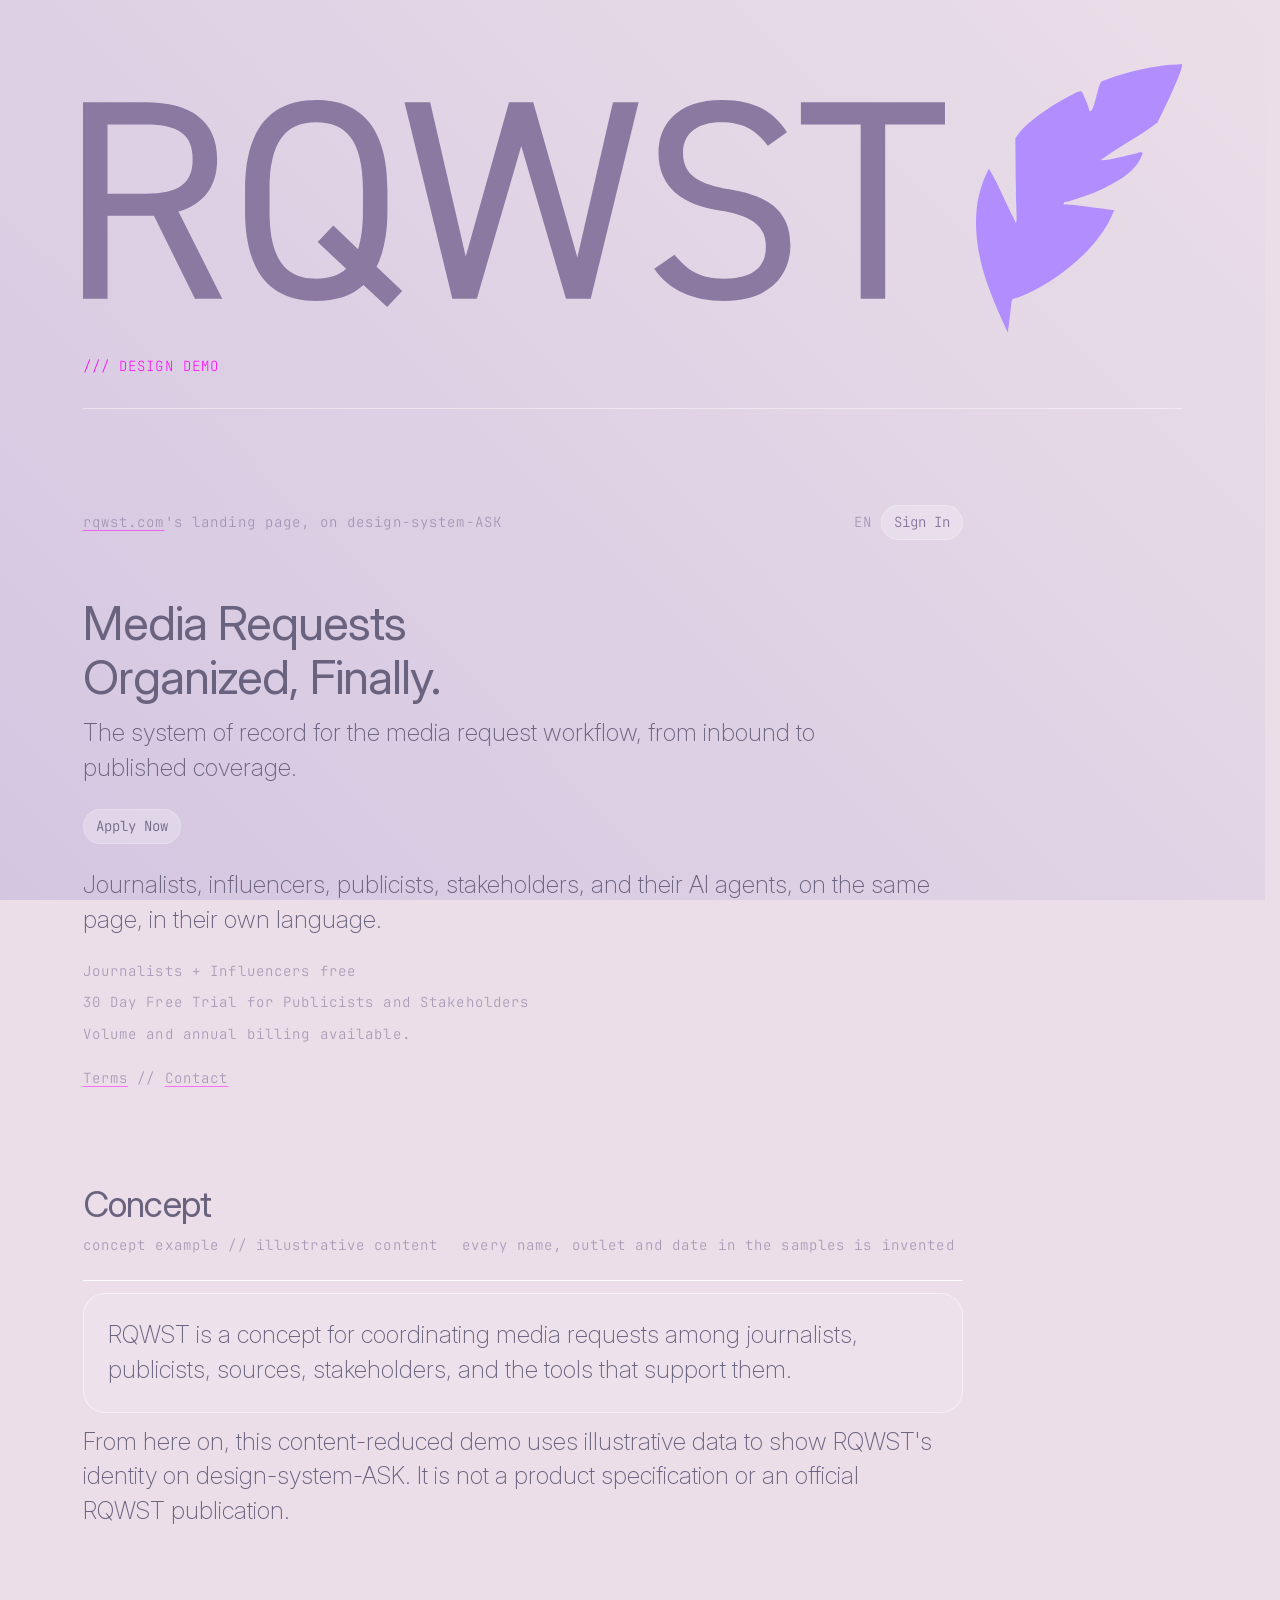
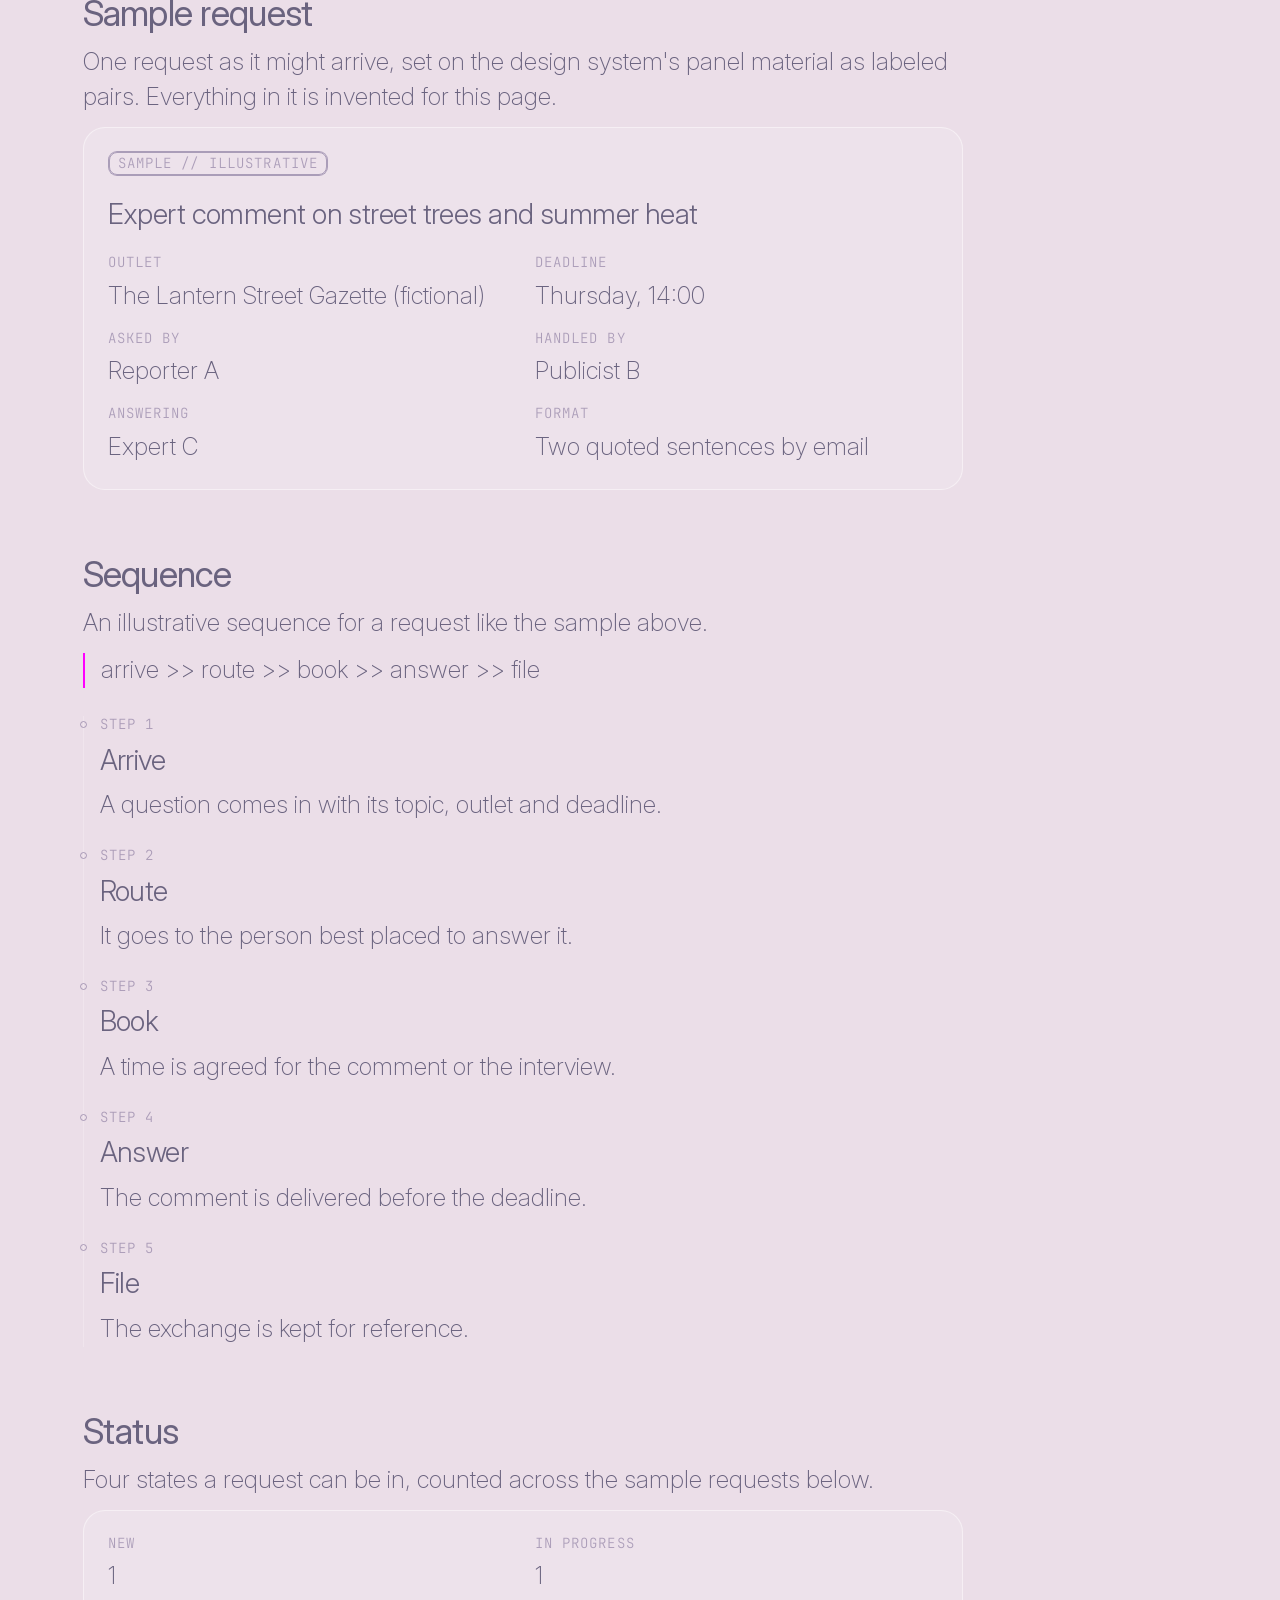
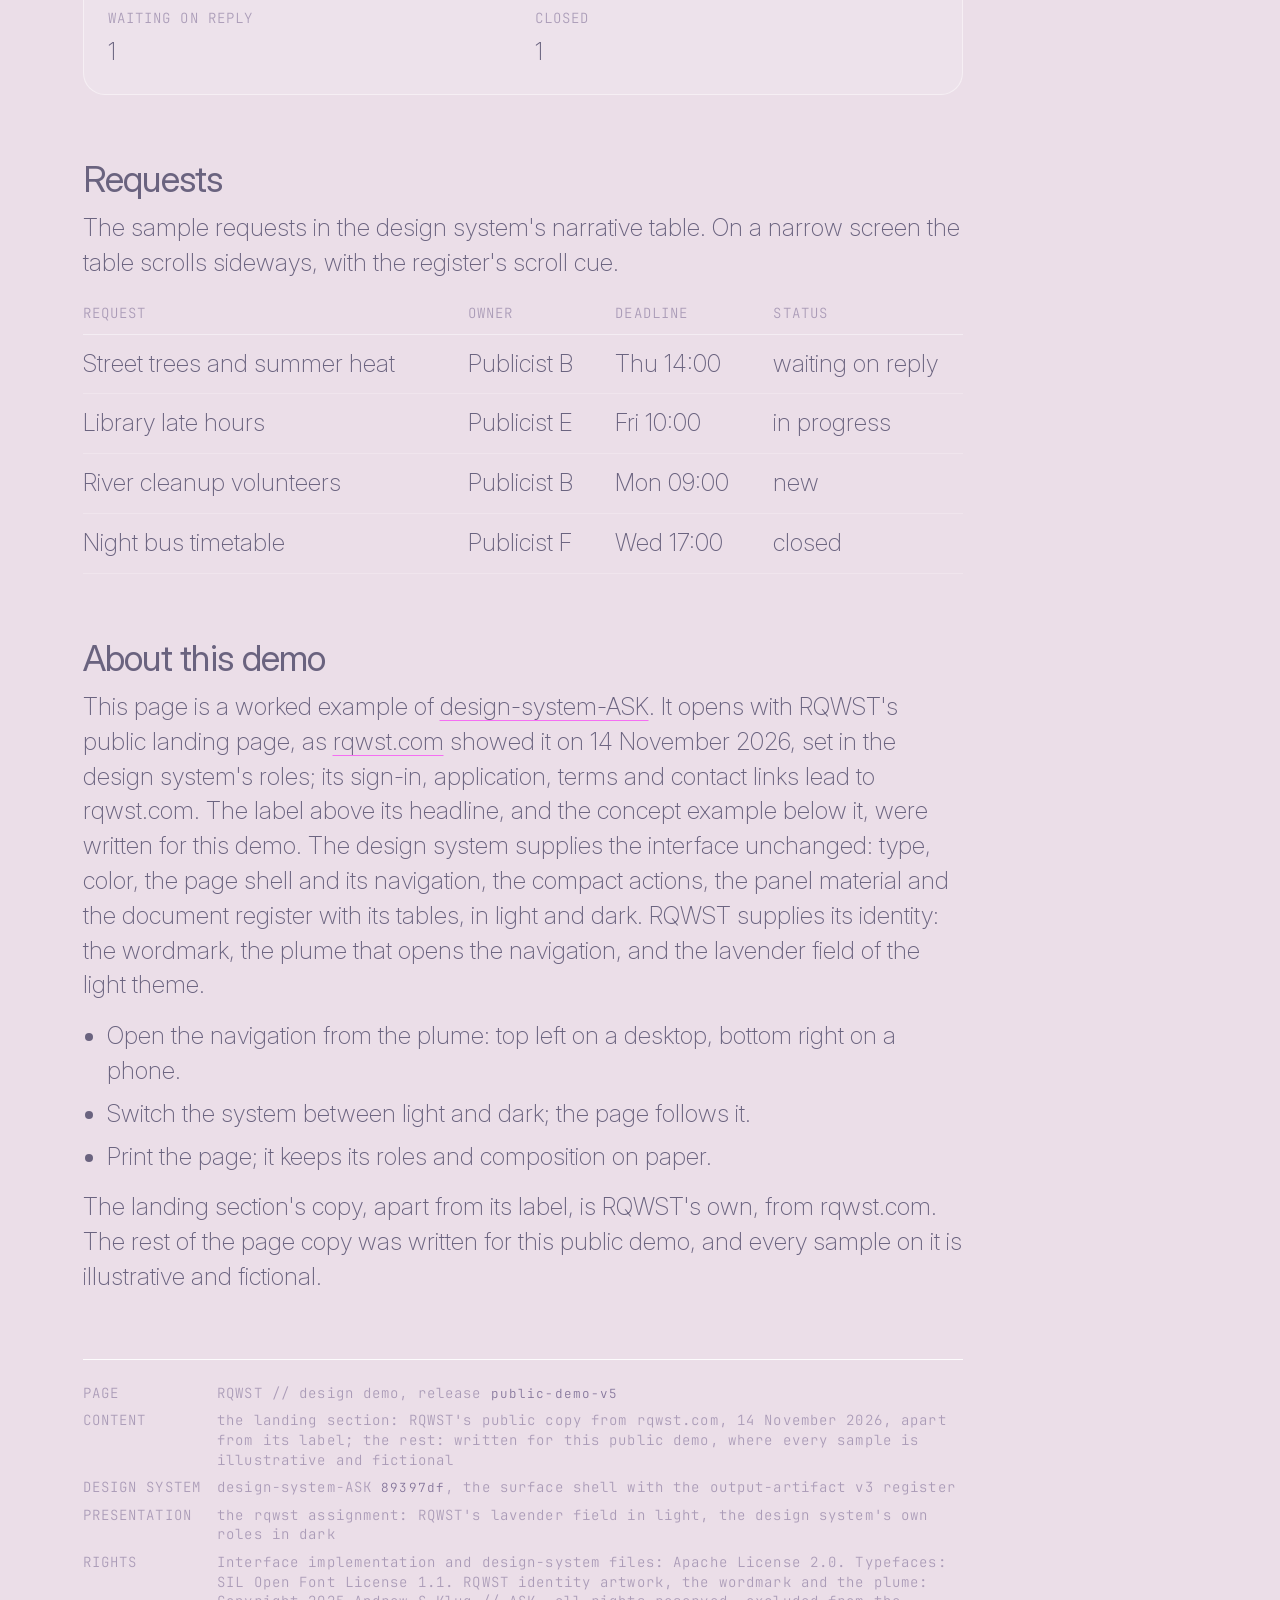
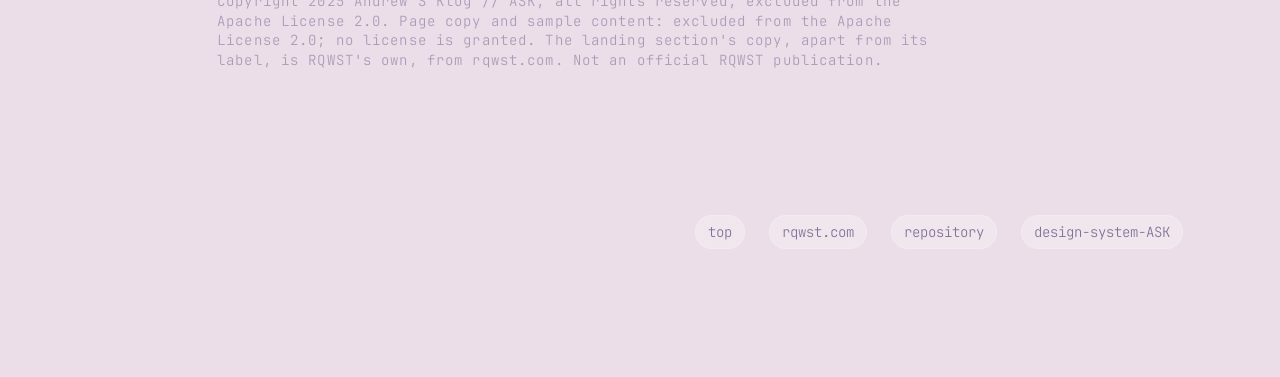
<file: source/pages/public-demo.html>
<!DOCTYPE html>
<html lang="en" data-surface-assignment="rqwst" data-surface-field="rqwst-lavender">
<head>
<meta charset="UTF-8">
<meta name="viewport" content="width=device-width, initial-scale=1.0">
<title>RQWST // design demo</title>
<meta name="description" content="RQWST's public landing page, then an illustrative concept example, on design-system-ASK. The concept samples are fictional.">
<meta name="dcterms.rights" content="Interface implementation and design-system files: Apache License 2.0. Typefaces: SIL Open Font License 1.1. RQWST identity artwork, the wordmark and the plume: Copyright 2025 Andrew S Klug // ASK, all rights reserved, excluded from the Apache License 2.0. Page copy and sample content: excluded from the Apache License 2.0; no license is granted. The landing section's copy, apart from its label, is RQWST's own, from rqwst.com. Not an official RQWST publication.">
<meta name="generator" content="design-system-ASK 89397df // surface shell + output-artifact v3 register // sealed by tools/seal.py">
<meta name="color-scheme" content="light dark">
<link rel="canonical" href="https://rqwst.a-s-k.studio/">
<meta property="og:site_name" content="RQWST // design demo">
<meta property="og:type" content="website">
<meta property="og:title" content="RQWST // design demo">
<meta property="og:description" content="RQWST's public landing page, then an illustrative concept example, on design-system-ASK. The concept samples are fictional.">
<meta property="og:url" content="https://rqwst.a-s-k.studio/">
<meta property="og:image" content="https://rqwst.a-s-k.studio/og-image.png">
<meta property="og:image:type" content="image/png">
<meta property="og:image:width" content="1200">
<meta property="og:image:height" content="630">
<meta property="og:image:alt" content="The RQWST wordmark beside its plume, in lavender on a dark field.">
<meta name="twitter:card" content="summary_large_image">
<meta name="twitter:title" content="RQWST // design demo">
<meta name="twitter:description" content="RQWST's public landing page, then an illustrative concept example, on design-system-ASK. The concept samples are fictional.">
<meta name="twitter:image" content="https://rqwst.a-s-k.studio/og-image.png">
<meta name="twitter:image:alt" content="The RQWST wordmark beside its plume, in lavender on a dark field.">
<link rel="icon" type="image/svg+xml" href="../../favicon.svg">
<link rel="stylesheet" href="../_dsa-tokens/colors_and_type.css">
<link rel="stylesheet" href="../_dsa-surface/surface-action.css">
<link rel="stylesheet" href="../_dsa-surface/surface-panel.css">
<link rel="stylesheet" href="../_dsa-surface/surface-text-link.css">
<link rel="stylesheet" href="../_dsa-surface/surface-document.css">
<link rel="stylesheet" href="../_dsa-surface/surface-treatments.css">
<link rel="stylesheet" href="../_dsa-surface/surface-shell.css">
<link rel="stylesheet" href="../styles/output-artifact.template.css">
<link rel="stylesheet" href="../styles/rqwst.css">
<link rel="stylesheet" href="../styles/rqwst-assignment.css">
</head>
<body>
<div class="surface" id="top">
  <header class="surface-head">
    <div class="surface-head-main">
      <a class="surface-mark" href="#top" aria-label="RQWST home" data-surface-identity="expanded">
        <span class="surface-identity-symbol">
          <img src="../assets/rqwst-plume.svg" alt="" aria-hidden="true" width="302.127" height="393.029">
        </span>
        <span class="surface-identity-wordmark">
          <img src="../assets/rqwst-wordmark.svg" alt="" aria-hidden="true" width="1263.626" height="303.713">
        </span>
      </a>
      <h1 class="surface-title" data-surface-title="visually-hidden"><span class="org">RQWST</span></h1>
      <span class="surface-badge">design demo</span>
    </div>
  </header>

  <hr class="surface-rule">

  <main class="surface-payload">
<div class="artifact doc-flow">
  <section class="rq-landing" id="landing" aria-labelledby="landing-title">
    <div class="rq-landing-bar">
      <p class="doc-meta"><a class="surface-text-link" href="https://rqwst.com/" target="_blank" rel="noopener">rqwst.com</a>'s landing page, on design-system-ASK</p>
      <div class="doc-actions">
        <p class="doc-label">EN</p>
        <a class="surface-action surface-action--secondary" href="https://rqwst.com/" target="_blank" rel="noopener">Sign In</a>
      </div>
    </div>
    <header class="doc-titled rq-landing-hero">
      <h2 class="doc-title" id="landing-title">Media Requests<br>Organized, Finally.</h2>
      <p class="doc-lede">The system of record for the media request workflow, from inbound to published coverage.</p>
    </header>
    <div class="doc-actions">
      <a class="surface-action" href="https://rqwst.com/apply" target="_blank" rel="noopener">Apply Now</a>
    </div>
    <p class="doc-body">Journalists, influencers, publicists, stakeholders, and their AI agents, on the same page, in their own language.</p>
    <div class="rq-offer doc-group">
      <p class="doc-meta">Journalists + Influencers free</p>
      <p class="doc-meta">30 Day Free Trial for Publicists and Stakeholders</p>
      <p class="doc-meta">Volume and annual billing available.</p>
    </div>
    <p class="doc-meta"><a class="surface-text-link" href="https://rqwst.com/terms" target="_blank" rel="noopener">Terms</a> // <a class="surface-text-link" href="mailto:hello@rqwst.com">Contact</a></p>
  </section>

  <section class="doc-section" aria-labelledby="concept">
    <h2 class="doc-section-title" id="concept">Concept</h2>
    <div class="meta">
      <p class="doc-meta">concept example // illustrative content</p>
      <p class="doc-meta">every name, outlet and date in the samples is invented</p>
    </div>
    <div class="surface-separate surface-material-panel surface-attach-free surface-elevation-flush rq-plane">
      <p class="doc-body">RQWST is a concept for coordinating media requests among journalists, publicists, sources, stakeholders, and the tools that support them.</p>
    </div>
    <p class="doc-body">From here on, this content-reduced demo uses illustrative data to show RQWST's identity on design-system-ASK. It is not a product specification or an official RQWST publication.</p>
  </section>

  <section class="doc-section" aria-labelledby="sample-request">
    <h2 class="doc-section-title" id="sample-request">Sample request</h2>
    <p class="doc-body">One request as it might arrive, set on the design system's panel material as labeled pairs. Everything in it is invented for this page.</p>
    <div class="surface-separate surface-material-panel surface-attach-free surface-elevation-flush rq-plane">
      <p class="doc-label surface-bordered-label">sample // illustrative</p>
      <h3 class="doc-subsection-title">Expert comment on street trees and summer heat</h3>
      <ul class="rq-pairs" aria-label="Sample request details">
        <li class="doc-labeled"><p class="doc-label">outlet</p><p class="doc-body">The Lantern Street Gazette (fictional)</p></li>
        <li class="doc-labeled"><p class="doc-label">deadline</p><p class="doc-body">Thursday, 14:00</p></li>
        <li class="doc-labeled"><p class="doc-label">asked by</p><p class="doc-body">Reporter A</p></li>
        <li class="doc-labeled"><p class="doc-label">handled by</p><p class="doc-body">Publicist B</p></li>
        <li class="doc-labeled"><p class="doc-label">answering</p><p class="doc-body">Expert C</p></li>
        <li class="doc-labeled"><p class="doc-label">format</p><p class="doc-body">Two quoted sentences by email</p></li>
      </ul>
    </div>
  </section>

  <section class="doc-section" aria-labelledby="sequence">
    <h2 class="doc-section-title" id="sequence">Sequence</h2>
    <p class="doc-body">An illustrative sequence for a request like the sample above.</p>
    <p class="doc-body surface-emphasis-rail">arrive&nbsp;&gt;&gt; route&nbsp;&gt;&gt; book&nbsp;&gt;&gt; answer&nbsp;&gt;&gt; file</p>
    <ol class="rq-steps doc-sequence" aria-label="The five steps of the sample sequence">
      <li class="doc-sequence-step doc-group">
        <p class="doc-label">step 1</p>
        <h3 class="doc-subsection-title">Arrive</h3>
        <p class="doc-body">A question comes in with its topic, outlet and deadline.</p>
      </li>
      <li class="doc-sequence-step doc-group">
        <p class="doc-label">step 2</p>
        <h3 class="doc-subsection-title">Route</h3>
        <p class="doc-body">It goes to the person best placed to answer it.</p>
      </li>
      <li class="doc-sequence-step doc-group">
        <p class="doc-label">step 3</p>
        <h3 class="doc-subsection-title">Book</h3>
        <p class="doc-body">A time is agreed for the comment or the interview.</p>
      </li>
      <li class="doc-sequence-step doc-group">
        <p class="doc-label">step 4</p>
        <h3 class="doc-subsection-title">Answer</h3>
        <p class="doc-body">The comment is delivered before the deadline.</p>
      </li>
      <li class="doc-sequence-step doc-group">
        <p class="doc-label">step 5</p>
        <h3 class="doc-subsection-title">File</h3>
        <p class="doc-body">The exchange is kept for reference.</p>
      </li>
    </ol>
  </section>

  <section class="doc-section" aria-labelledby="status">
    <h2 class="doc-section-title" id="status">Status</h2>
    <p class="doc-body">Four states a request can be in, counted across the sample requests below.</p>
    <div class="surface-separate surface-material-panel surface-attach-free surface-elevation-flush rq-plane">
      <ul class="rq-pairs" aria-label="Sample requests by status">
        <li class="doc-labeled"><p class="doc-label">new</p><p class="doc-body">1</p></li>
        <li class="doc-labeled"><p class="doc-label">in progress</p><p class="doc-body">1</p></li>
        <li class="doc-labeled"><p class="doc-label">waiting on reply</p><p class="doc-body">1</p></li>
        <li class="doc-labeled"><p class="doc-label">closed</p><p class="doc-body">1</p></li>
      </ul>
    </div>
  </section>

  <section class="doc-section" aria-labelledby="requests">
    <h2 class="doc-section-title" id="requests">Requests</h2>
    <p class="doc-body">The sample requests in the design system's narrative table. On a narrow screen the table scrolls sideways, with the register's scroll cue.</p>
    <div class="doc-table-scroll" role="region" aria-label="Sample requests" tabindex="0">
      <table class="doc-table">
        <thead>
          <tr><th class="doc-label" scope="col">Request</th><th class="doc-label" scope="col">Owner</th><th class="doc-label" scope="col">Deadline</th><th class="doc-label" scope="col">Status</th></tr>
        </thead>
        <tbody>
          <tr><th class="doc-body" scope="row">Street trees and summer heat</th><td class="doc-body">Publicist B</td><td class="doc-body">Thu 14:00</td><td class="doc-body">waiting on reply</td></tr>
          <tr><th class="doc-body" scope="row">Library late hours</th><td class="doc-body">Publicist E</td><td class="doc-body">Fri 10:00</td><td class="doc-body">in progress</td></tr>
          <tr><th class="doc-body" scope="row">River cleanup volunteers</th><td class="doc-body">Publicist B</td><td class="doc-body">Mon 09:00</td><td class="doc-body">new</td></tr>
          <tr><th class="doc-body" scope="row">Night bus timetable</th><td class="doc-body">Publicist F</td><td class="doc-body">Wed 17:00</td><td class="doc-body">closed</td></tr>
        </tbody>
      </table>
    </div>
  </section>

  <section class="doc-section" aria-labelledby="about">
    <h2 class="doc-section-title" id="about">About this demo</h2>
    <div class="doc-prose">
      <p class="doc-body">This page is a worked example of <a class="surface-text-link" href="https://design-system.a-s-k.studio/" target="_blank" rel="noopener">design-system-ASK</a>. It opens with RQWST's public landing page, as <a class="surface-text-link" href="https://rqwst.com/" target="_blank" rel="noopener">rqwst.com</a> showed it on 14 November 2026, set in the design system's roles; its sign-in, application, terms and contact links lead to rqwst.com. The label above its headline, and the concept example below it, were written for this demo. The design system supplies the interface unchanged: type, color, the page shell and its navigation, the compact actions, the panel material and the document register with its tables, in light and dark. RQWST supplies its identity: the wordmark, the plume that opens the navigation, and the lavender field of the light theme.</p>
      <ul>
        <li class="doc-body">Open the navigation from the plume: top left on a desktop, bottom right on a phone.</li>
        <li class="doc-body">Switch the system between light and dark; the page follows it.</li>
        <li class="doc-body">Print the page; it keeps its roles and composition on paper.</li>
      </ul>
      <p class="doc-body">The landing section's copy, apart from its label, is RQWST's own, from rqwst.com. The rest of the page copy was written for this public demo, and every sample on it is illustrative and fictional.</p>
    </div>
  </section>

  <footer class="provenance" id="provenance">
    <dl>
      <dt class="doc-label">page</dt>
      <dd class="doc-meta">RQWST // design demo, release <code class="doc-code">public-demo-v5</code></dd>
      <dt class="doc-label">content</dt>
      <dd class="doc-meta">the landing section: RQWST's public copy from rqwst.com, 14 November 2026, apart from its label; the rest: written for this public demo, where every sample is illustrative and fictional</dd>
      <dt class="doc-label">design system</dt>
      <dd class="doc-meta">design-system-ASK <code class="doc-code">89397df</code>, the surface shell with the output-artifact v3 register</dd>
      <dt class="doc-label">presentation</dt>
      <dd class="doc-meta">the rqwst assignment: RQWST's lavender field in light, the design system's own roles in dark</dd>
      <dt class="doc-label">rights</dt>
      <dd class="doc-meta">Interface implementation and design-system files: Apache License 2.0. Typefaces: SIL Open Font License 1.1. RQWST identity artwork, the wordmark and the plume: Copyright 2025 Andrew S Klug // ASK, all rights reserved, excluded from the Apache License 2.0. Page copy and sample content: excluded from the Apache License 2.0; no license is granted. The landing section's copy, apart from its label, is RQWST's own, from rqwst.com. Not an official RQWST publication.</dd>
    </dl>
  </footer>
</div>
  </main>

  <footer class="surface-footer">
    <a class="surface-action surface-action--secondary" href="#top">top</a>
    <a class="surface-action surface-action--secondary" href="https://rqwst.com/" target="_blank" rel="noopener">rqwst.com</a>
    <a class="surface-action surface-action--secondary" href="https://github.com/apexSolarKiss/rqwst-ds-demo" target="_blank" rel="noopener">repository</a>
    <a class="surface-action surface-action--secondary" href="https://design-system.a-s-k.studio/" target="_blank" rel="noopener">design-system-ASK</a>
  </footer>

  <template class="surface-nav-source">
    <ul class="surface-nav-local">
      <li data-surface-nav-current>
        <ul>
          <li><a href="#landing">Landing page</a></li>
          <li><a href="#concept">Concept</a></li>
          <li><a href="#sample-request">Sample request</a></li>
          <li><a href="#sequence">Sequence</a></li>
          <li><a href="#status">Status</a></li>
          <li><a href="#requests">Requests</a></li>
          <li><a href="#about">About this demo</a></li>
        </ul>
      </li>
    </ul>
    <p class="surface-nav-utilities">
      <a class="surface-action surface-action--secondary" href="https://rqwst.com/" target="_blank" rel="noopener">rqwst.com</a>
      <a class="surface-action surface-action--secondary" href="https://github.com/apexSolarKiss/rqwst-ds-demo" target="_blank" rel="noopener">repository</a>
      <a class="surface-action surface-action--secondary" href="https://design-system.a-s-k.studio/" target="_blank" rel="noopener">design-system-ASK</a>
    </p>
  </template>

</div>
<script src="../_dsa-surface/surface-shell.js"></script>
<script src="../_dsa-surface/surface-document-overflow.js"></script>
</body>
</html>
</file>
<file: source/_dsa-tokens/colors_and_type.css>
/* =========================================================================
   ASK Design System — Foundational tokens

   Source of truth: ASK's canonical `visual-identity-system.md`.
   This file is a downstream implementation of that spec. When the two
   disagree, the canonical file wins.

   Type: Inter for interface + display; JetBrains Mono for code, technical
   and tabular data. Contrast is weight, not size.
   Color: two diagonal gradients, a core identity set, with sanctioned surface,
   UI accents (2) and emphasis accents (3, sparing).
   ========================================================================= */

/* =========================================================================
   Tier model (internal organization)

   Tokens below are organized into three internally-demarcated zones so
   future ASK-family instances can extract cleanly:

     TIER 1 — Foundation (identity-free, reusable)
       spacing, type scale, motion, radii, semantic role tokens, the
       light/dark gradient mechanism. Reusable beyond ASK; no identity bound.

     TIER 2 — ASK design language (family DNA, inheritable)
       palette values, lavender-ASK (#D4C6E1) named color, the two specific
       45deg gradient stops, Inter + JetBrains Mono type choices. Inheritable
       by ASK-family child instances. The --ask-* variable prefix is the
       canonical implementation namespace for these Tier 2 tokens; it travels
       with Tier 2 by reference and does not itself create Tier 3 identity.

     TIER 3 — ASK instance identity (NOT inherited by children)
       ASK's Tier 3 consists of the ASK name and logo-ASK wordmark
       (in assets/, not this file). The file header above identifies the
       owner carrier for provenance; it is not child-instance identity.
       Child ASK-family instances supply their own Tier 3.

   Section comments below mark which tier each block belongs to. Do not fuse
   Tier 2 values into Tier 1 primitives or bleed Tier 3 into Tier 2.
   ========================================================================= */

/* ==== TIER 2 — Type choices (Inter, JetBrains Mono) ==== */

@font-face {
  font-family: 'Inter';
  src: url('fonts/InterVariable.woff2') format('woff2-variations'),
       url('fonts/InterVariable.woff2') format('woff2');
  font-weight: 100 900;
  font-style: normal;
  font-display: swap;
}
@font-face {
  font-family: 'Inter';
  src: url('fonts/InterVariable-Italic.woff2') format('woff2-variations'),
       url('fonts/InterVariable-Italic.woff2') format('woff2');
  font-weight: 100 900;
  font-style: italic;
  font-display: swap;
}
@font-face {
  font-family: 'JetBrains Mono';
  src: url('fonts/JetBrainsMono.woff2') format('woff2-variations'),
       url('fonts/JetBrainsMono.woff2') format('woff2');
  font-weight: 100 800;
  font-style: normal;
  font-display: swap;
}
@font-face {
  font-family: 'JetBrains Mono';
  src: url('fonts/JetBrainsMono-Italic.woff2') format('woff2-variations'),
       url('fonts/JetBrainsMono-Italic.woff2') format('woff2');
  font-weight: 100 800;
  font-style: italic;
  font-display: swap;
}

:root {
  /* ==== TIER 2 — ASK design language (palette values + named lavender-ASK) ==== */
  /* ---------- Core set — backgrounds, wordmark, dark-mode text ---------- */
  --ask-white:          #FFFFFF;   /* light-mode WORDMARK (brand mark) — not body text */
  --ask-lavender-light: #E2D3F0;   /* light gradient, top-right; also the light browser / under-page edge */
  --ask-lavender-dark:  #D4C6E1;   /* lavender-ASK — light gradient bottom-left + dark-mode text */
  --ask-ink-light:      #201D26;   /* dark gradient, bottom-left */
  --ask-ink-dark:       #0A090C;   /* dark gradient, top-right */

  /* Named alias: #D4C6E1 is canonically "lavender-ASK". The --ask-lavender-dark
     CSS variable name is retained for backwards compatibility; --ask-lavender-ask
     is the canonical alias going forward. Both resolve to the same hex. */
  --ask-lavender-ask:   #D4C6E1;

  /* ---------- Foreground value (Tier-1 --fg-1 references this; role value, not a brand-named color) ---------- */
  --ask-fg-light:       #6A637F;   /* default light-mode foreground — the approved dark purple (A-S-K.studio, diagrams, artifact templates) */

  /* ---------- Surface (card / container fill) ---------- */
  --ask-surface:        #BFB3D4;
  --ask-surface-hover:  #C9BCDE;

  /* ---------- UI accents (muted, secondary use) ---------- */
  --ask-ui-accent-1:    #8B79A2;   /* muted plum */
  --ask-ui-accent-2:    #AE87C2;   /* lavender-mid */

  /* ---------- Emphasis accents (sparing — three only) ---------- */
  --ask-emphasis-magenta: #FF00FF;
  --ask-emphasis-violet:  #AA40FF;
  --ask-emphasis-cyan:    #00BEFF;

  /* ---------- State values (reserved — in the interface, the sanctioned semantic systems only) ----------
     The physical colors the semantic systems bind, defined once here beside the emphasis
     accents those systems also bind. Each system binds a physical value directly to its own
     role: a shared value is a shared family, never a shared meaning. One value in both
     themes; no theme block redefines them. They are NOT general UI, chrome, emphasis or
     interaction color: in the interface a surface reaches them only through a semantic role
     (--state-*, --evidence-*, --review-*, --assessment-*), whose system owns its meaning,
     applicability and grammar. Brown is kept with no semantic assignment. They add
     no hue to the palette above, and the emphasis accents stay three. Artwork may paint one as
     an artwork color only where an ASK-approved artwork palette expressly includes it; artwork
     palettes are not interface colors. */
  --ask-state-value-green:         hsl(120, 95%, 60%);   /* #38FA38 — affirmative: earned · supported · accepted · favorable */
  --ask-state-value-yellow:        hsl( 60, 95%, 60%);   /* #FAFA38 — qualified: partial · partially supported · caution */
  --ask-state-value-orange:        hsl( 30, 100%, 50%);  /* #FF8000 — materially undermined: Evidence State weakened */
  --ask-state-value-red:           hsl(  0, 95%, 60%);   /* #FA3838 — negative: deflated · contradicted · declined · adverse */
  --ask-state-value-brown:         hsl( 21, 41.8%, 38%); /* #895538 — semantic assignment: Unassigned */
  --ask-state-value-lavender-gray: hsl(264,  8%, 53%);   /* #857E91 — Evidence State not yet testable */

  /* ==== TIER 1 — Foundation (semantic role tokens; gradient mechanism uses Tier 2 values) ==== */
  /* ---------- Semantic — Light mode (default) ---------- */
  --bg-from: var(--ask-lavender-dark);                /* bottom-left */
  --bg-to:   var(--ask-lavender-light);               /* top-right */
  --bg-gradient: linear-gradient(45deg, var(--bg-from) 0%, var(--bg-to) 100%);

  --fg-1: var(--ask-fg-light);                        /* default light-mode foreground — the approved dark purple #6A637F */
  --fg-2: #827399;                                    /* secondary text */
  --fg-3: rgba(130, 115, 153, 0.62);                  /* tertiary / hint */
  --fg-on-card: var(--fg-high-contrast);              /* fixed high-contrast foreground for the FIXED --surface-solid fill. Theme-invariant on purpose: --surface-solid does not flip, so a foreground that did would fail against it in one mode */
  --fg-high-contrast: var(--ask-ink-light);           /* OPT-IN high-contrast role (#201D26). It never rebinds the general gradient-surface foreground roles — --fg-1/-2/-3 stay as approved — is never the default foreground, and is never selected by font size. A bounded element or region may opt in only once registered: approved uses are listed in README.md under "High-contrast foreground — registered uses", and a new one requires measured need, explicit ASK authorization, and registration there before merge */

  --line-1: rgba(255, 255, 255, 0.45);                /* hairline divider */
  --line-2: rgba(255, 255, 255, 0.22);                /* fainter rule */
  --line-inverse: rgba(32, 29, 38, 0.16);

  --surface-glass:   rgba(255, 255, 255, 0.14);       /* frosted card */
  --surface-glass-2: rgba(255, 255, 255, 0.24);       /* frosted card, lifted */
  --surface-solid:   var(--ask-surface);
  --surface-hover:   var(--ask-surface-hover);

  --shadow-sm: 0 1px 2px rgba(32, 29, 38, 0.06);
  --shadow-md: 0 8px 24px rgba(32, 29, 38, 0.08);
  --shadow-lg: 0 24px 60px rgba(32, 29, 38, 0.12);
  --shadow-glow: 0 0 0 1px rgba(255,255,255,0.35), 0 8px 32px rgba(139,121,162,0.18);

  /* ==== TIER 2 — Type choices (font families) ==== */
  /* ---------- Type ---------- */
  --font-sans: 'Inter', ui-sans-serif, system-ui, -apple-system, 'Segoe UI', Roboto, sans-serif;
  --font-mono: 'JetBrains Mono', ui-monospace, 'SF Mono', Menlo, monospace;

  /* ==== TIER 1 — Foundation (type scale, spacing, radii, motion) ==== */
  /* Canonical scale: contrast is weight, not size. */
  --fs-display: 96px;       /* hero only */
  --fs-h1: 48px;
  --fs-h2: 36px;
  --fs-h3: 28px;
  --fs-body: 24px;
  --fs-small: 18px;
  --fs-caption: 14px;

  --fw-extralight: 200;
  --fw-light: 300;
  --fw-regular: 400;
  --fw-medium: 500;
  --fw-semibold: 600;

  --lh-display: 1.02;
  --lh-heading: 1.12;
  --lh-body: 1.45;
  --lh-tight: 1.2;

  --tracking-tight: -0.02em;
  --tracking-normal: 0;
  --tracking-wide: 0.08em;
  --tracking-caption: 0.14em;
  --tracking-display: -0.035em;

  /* ---------- Spacing (4-px base) ---------- */
  --space-0: 0;
  --space-1: 4px;
  --space-2: 8px;
  --space-3: 12px;
  --space-4: 16px;
  --space-5: 24px;
  --space-6: 32px;
  --space-7: 48px;
  --space-8: 64px;
  --space-9: 96px;
  --space-10: 128px;

  /* ---------- Radii ---------- */
  --radius-xs: 4px;
  --radius-sm: 8px;
  --radius-md: 14px;
  --radius-lg: 22px;
  --radius-xl: 32px;
  --radius-pill: 999px;

  /* ---------- Motion ---------- */
  --ease-out: cubic-bezier(0.22, 1, 0.36, 1);
  --ease-in-out: cubic-bezier(0.65, 0, 0.35, 1);
  --dur-1: 120ms;
  --dur-2: 220ms;
  --dur-3: 420ms;
  --dur-4: 720ms;
}

/* ==== TIER 1 — Foundation (dark-mode mechanism; references Tier 2 values) ==== */
/* ---------- Dark mode ---------- */
:root[data-theme="dark"],
.theme-dark {
  --bg-from: var(--ask-ink-light);                    /* bottom-left */
  --bg-to:   var(--ask-ink-dark);                     /* top-right */
  --bg-gradient: linear-gradient(45deg, var(--bg-from) 0%, var(--bg-to) 100%);

  --fg-1: var(--ask-lavender-dark);
  --fg-2: rgba(212, 198, 225, 0.72);
  --fg-3: rgba(212, 198, 225, 0.48);

  --line-1: rgba(212, 198, 225, 0.22);
  --line-2: rgba(212, 198, 225, 0.10);
  --line-inverse: rgba(212, 198, 225, 0.16);

  --surface-glass:   rgba(212, 198, 225, 0.06);
  --surface-glass-2: rgba(212, 198, 225, 0.10);

  --shadow-sm: 0 1px 2px rgba(0, 0, 0, 0.4);
  --shadow-md: 0 8px 24px rgba(0, 0, 0, 0.45);
  --shadow-lg: 0 24px 60px rgba(0, 0, 0, 0.55);
  --shadow-glow: 0 0 0 1px rgba(212,198,225,0.18), 0 8px 32px rgba(0,0,0,0.6);
}

/* ==== TIER 1 — Foundation (auto dark-mode bridge: OS preference under no-explicit-theme guard; mirrors explicit dark-mode values) ==== */
/* ---------- Dark mode — auto (OS preference) ---------- */
@media (prefers-color-scheme: dark) {
  :root:not([data-theme="light"]):not([data-theme="dark"]) {
    --bg-from: var(--ask-ink-light);                    /* bottom-left */
    --bg-to:   var(--ask-ink-dark);                     /* top-right */
    --bg-gradient: linear-gradient(45deg, var(--bg-from) 0%, var(--bg-to) 100%);

    --fg-1: var(--ask-lavender-dark);
    --fg-2: rgba(212, 198, 225, 0.72);
    --fg-3: rgba(212, 198, 225, 0.48);

    --line-1: rgba(212, 198, 225, 0.22);
    --line-2: rgba(212, 198, 225, 0.10);
    --line-inverse: rgba(212, 198, 225, 0.16);

    --surface-glass:   rgba(212, 198, 225, 0.06);
    --surface-glass-2: rgba(212, 198, 225, 0.10);

    --shadow-sm: 0 1px 2px rgba(0, 0, 0, 0.4);
    --shadow-md: 0 8px 24px rgba(0, 0, 0, 0.45);
    --shadow-lg: 0 24px 60px rgba(0, 0, 0, 0.55);
    --shadow-glow: 0 0 0 1px rgba(212,198,225,0.18), 0 8px 32px rgba(0,0,0,0.6);
  }
}

/* ==== TIER 1 — Foundation (base resets, semantic typography, utilities; references Tier 2 type + role tokens) ==== */
/* =========================================================================
   Base resets + semantic typography
   ========================================================================= */
/* ---------- Browser / under-page edge — ROOT-ONLY ----------
   The browser derives its under-page area (the over-scroll pocket above and
   below the document) from a SOLID background colour, and its scrollbar and
   form-control rendering from `color-scheme`. Both are page-wide, so both are
   owned by the ROOT and nowhere else.

   `--bg-edge` is the Tier-1 semantic role; it binds the existing palette values
   and creates none. The base reset below paints it on `html` UNDER the gradient,
   so nothing on the page changes visually — the gradient still covers the
   viewport, and the solid only shows where the browser reaches past the document.

   Root-scoped on purpose. The general dark-mode blocks above deliberately also
   match a DESCENDANT `.theme-dark`, which is correct for local subtree theming
   but cannot be correct here: custom properties inherit downward, so a
   `.theme-dark` on `body` would resolve dark for the subtree while `html` — the
   element that actually owns the canvas — kept the light edge, giving dark
   content inside the root-owned browser edge. These selectors therefore match the root
   only, and a descendant `.theme-dark` deliberately leaves the canvas alone. */
:root {
  --bg-edge: var(--ask-lavender-light);
  color-scheme: light;
}
:root[data-theme="dark"],
:root.theme-dark {
  --bg-edge: var(--ask-ink-dark);
  color-scheme: dark;
}
@media (prefers-color-scheme: dark) {
  :root:not([data-theme="light"]):not([data-theme="dark"]):not(.theme-dark) {
    --bg-edge: var(--ask-ink-dark);
    color-scheme: dark;
  }
}

html, body {
  margin: 0;
  /* LONGHAND, deliberately. The `background` shorthand resets background-color to
     transparent, which is what left the canvas with no solid layer to derive the
     edge from. Written as longhands so a later edit cannot silently undo it. */
  background-image: var(--bg-gradient);
  background-attachment: fixed;
  color: var(--fg-1);
  font-family: var(--font-sans);
  font-size: var(--fs-body);
  font-weight: var(--fw-extralight);
  line-height: var(--lh-body);
  letter-spacing: var(--tracking-normal);
  -webkit-font-smoothing: antialiased;
  text-rendering: optimizeLegibility;
}
/* The root carries the solid edge; the body stays transparent so the root's
   background is what propagates to the canvas. */
html { background-color: var(--bg-edge); }
/* On paper the body's field scrolls with the document. Fixed, Chrome positions
   it against the printing window's viewport and paints it only in a strip that
   wide on each sheet, so a window narrower than the printed column leaves a band
   of the root's field beside it. Scrolling, it is one gradient the length of the
   document, the same from any window. It applies only in print. */
@media print { body { background-attachment: scroll; } }
body { background-color: transparent; }

h1, .h1 {
  font-family: var(--font-sans);
  font-size: var(--fs-h1);
  font-weight: var(--fw-regular);
  line-height: var(--lh-heading);
  letter-spacing: var(--tracking-tight);
  margin: 0 0 var(--space-5) 0;
  color: var(--fg-1);
  text-wrap: pretty;
}

h2, .h2 {
  font-family: var(--font-sans);
  font-size: var(--fs-h2);
  font-weight: var(--fw-regular);
  line-height: var(--lh-heading);
  letter-spacing: var(--tracking-tight);
  margin: 0 0 var(--space-4) 0;
  color: var(--fg-1);
  text-wrap: pretty;
}

h3, .h3 {
  font-family: var(--font-sans);
  font-size: var(--fs-h3);
  font-weight: var(--fw-light);
  line-height: var(--lh-tight);
  letter-spacing: var(--tracking-tight);
  margin: 0 0 var(--space-3) 0;
  color: var(--fg-1);
}

p, .body {
  font-size: var(--fs-body);
  font-weight: var(--fw-extralight);
  line-height: var(--lh-body);
  margin: 0 0 var(--space-4) 0;
  color: var(--fg-1);
  text-wrap: pretty;
}

.small  { font-size: var(--fs-small); font-weight: var(--fw-light); }
.caption{ font-size: var(--fs-caption); font-weight: var(--fw-regular); letter-spacing: var(--tracking-caption); text-transform: uppercase; color: var(--fg-2); }

.display {
  font-size: var(--fs-display);
  font-weight: var(--fw-extralight);
  line-height: var(--lh-display);
  letter-spacing: var(--tracking-display);
}

a {
  color: inherit;
  text-decoration: none;
  border-bottom: 1px solid var(--line-1);
  transition: border-color var(--dur-2) var(--ease-out), opacity var(--dur-2) var(--ease-out);
}
a:hover { border-bottom-color: currentColor; opacity: 0.92; }

/* Mono is for code, technical and tabular data only. */
code, kbd, pre, samp, .mono, [data-mono] {
  font-family: var(--font-mono);
  font-size: 0.9em;
  font-weight: var(--fw-light);
}

.tabular {
  font-family: var(--font-mono);
  font-variant-numeric: tabular-nums;
}

/* ==== TIER 2 — ASK design language (gradient utility classes carry the canonical 45deg stops) ==== */
/* =========================================================================
   Utility — backgrounds
   ========================================================================= */
.bg-ask-light { background: linear-gradient(45deg, #D4C6E1 0%, #E2D3F0 100%); color: var(--fg-1); }
.bg-ask-dark  { background: linear-gradient(45deg, #201D26 0%, #0A090C 100%); color: #D4C6E1; }
</file>
<file: source/_dsa-surface/surface-action.css>
/* ============================================================
   surface-action.css — the shared compact-action visual contract

   An OPT-IN live-surface visual rule under Foundations, and the sibling of
   surface-panel.css on the action axis. That module owns the container a
   surface presents; this one owns the compact control a surface offers.

   It exists because recurring compact controls had diverged in local geometry
   and typography — the same object reached independently on each surface, each
   version defensible where it stood. That is precisely why the grammar belongs
   above all of them rather than inside any one.

   Presentation and interaction only. It owns no markup, no semantics, no
   destination, and no row layout, and it ships no template, catalog card, or
   generated preview.

   WHAT IT DOES NOT OWN, deliberately:

     element type      <a> or <button> — the consumer decides whether the
                       control navigates or acts, and the contract styles
                       either without changing what it is
     destination/copy  the consumer's
     row layout        placement, gap, and vertical rhythm stay with the
                       consuming card or band. Action rows legitimately differ
                       between surfaces, and those differences do not alter the
                       control contract — so no shared row class ships here.
                       The module owns the controls, never the composition
                       around them.
     placement         inside a panel, outside one, several, one, or none

   NOT for: full-panel links (a.surface-panel owns those), ordinary inline
   text links (surface-text-link.css owns those), theme or mode selectors,
   lightbox and gallery-overlay triggers, status notes, badges, or
   non-interactive labels. Being rectangular and
   clickable is not the same role. A lightbox or gallery-overlay trigger, or
   another shaped control that is not a compact action, may still take the
   attention edge alone, by class; see ADOPTING THE EDGE BY CLASS below.

   WHY THESE VALUES. The contract uses existing role tokens wherever the system
   already owns a role: type, spacing, radius, surface, foreground, border
   color, and motion timing/easing. It introduces no token and no palette role.

   Established interaction literals retain their existing raw values where no
   role token exists: the 1px border, the 0.92 hover opacity and the 0.97 press
   scale. Those are the family's existing interaction contract, not ad-hoc
   measurements — do not invent tokens for them here, and do not alter the
   interaction treatment to make them look tokenized. The 0.5px light-theme
   attention ring is a raw literal on the same terms, but it is NEW: it arrived
   with the selected hover and focus treatment rather than being inherited. The
   borderless adopter's inset 1px ring and the SVG edge's 1.5 and 1 are the same
   edge in other anatomies, raw on the same terms. The SVG scale input is a
   geometric parameter the consumer supplies; the module supplies only its
   default, 1.

   The README's 1px/4px translucent-white focus glow is NOT among this module's
   literals any more. A compact action's focus limb takes the shared attention
   edge instead; the glow remains the focus indicator for the populations that
   keep it, and the README's focus contract names which.

   Caption-sized mono at 300 keeps the control quieter than the primary label
   it usually sits beneath, without becoming prose. It is Caption-SIZED, not
   the Caption role: Caption is uppercase, widely tracked and heavier, and it
   labels; this is sentence-cased on zero tracking, and it is clicked.

   Five properties a consumer could otherwise decide are DECLARED here. Four of
   them inherit, so a host surface can set them far above the control; the
   fifth is a box model the two permitted element types do not share. All would
   otherwise make the same control render differently per surface:

     text-transform none. An ancestor that uppercases a region would uppercase
                    the control with it, and a compact action is sentence-cased
                    — that is one of the two things separating it from the
                    Caption role it shares a size with.
     text-align     center. A single-line label is centered by the flex box
                    regardless, but `justify-content` centers the flex ITEM,
                    not the lines of text inside it. The moment a label wraps —
                    which this contract deliberately permits — an anchor
                    inherits the host's alignment while a button keeps its
                    user-agent centering, and the two semantic forms visibly
                    diverge on the exact case the contract exists to allow.

     line-height    --lh-tight. Line-height inherits, so an undeclared control
                    takes whatever the host sets — 1.45 on a body-copy surface,
                    something else on a mono surface — and the same pill would
                    stand at a different height on each. A compact control's
                    height must not be a property of the page it lands on.
     white-space    normal. A long label wraps WITHIN the control in a narrow
                    layout rather than forcing overflow, and the control stays
                    whole inside a wrapping row. Canonical `nowrap` was
                    rejected on measurement rather than taste: a compact label
                    long enough to exceed its container is a real case, and
                    `nowrap` resolves it by pushing past the container edge.
     box-sizing     border-box. A consumer may give a control an explicit
                    width, and an anchor and a button do not resolve one the
                    same way by default — the same declared width would yield
                    two different outer widths. Since the contract promises
                    that both element types are interchangeable, it has to own
                    the box model that promise depends on.

   Hover, press and focus are one contract, inherited by every consumer, and
   they live here rather than on any consuming surface. Press is scale(0.97).

   HOVER AND KEYBOARD-VISIBLE FOCUS TURN THE BORDER PURE MAGENTA
   (--ask-emphasis-magenta). In this rule the magenta carries attention — this is
   the object the reader is addressing — and nothing more: the same palette value
   carries persistent, context-governed meanings elsewhere in the family, and hue
   alone confers none of them. A compact control is small and its rest border is
   --line-2, the faintest line the system has; brightening that line reads as
   almost no response on the light gradient, and the magenta border gives a
   shaped control one attention response in both themes.

   The apparent edge is 1.5px in light and 1px in dark, and nothing moves: the
   border stays 1px, and light mode adds a 0.5px zero-blur ring drawn outside
   the box, as paint rather than layout. There is NO GLOW. Press keeps its scale.

   ONE PAINT, TWO INDEPENDENT STATES. Hover and focus answer different questions
   — where the pointer is, and where the keyboard is — and this module keeps that
   logic separate while giving both the same edge. Focus persists after the
   pointer leaves; hover disappears with it; a control that is both shows one
   treatment rather than two competing ones. What is NOT shared is the 0.92
   opacity drop, which belongs to hover alone: a keyboard user has not dimmed
   anything by arriving. The consequence is stated plainly: two controls, one
   hovered and one focused, show the same edge, and only hover's opacity drop
   tells them apart.

   The magenta lasts only while the control is hovered or focused. It is not a
   selected, current, filtered or error state, and a consumer must not use it as
   one. No non-text contrast claim is made for the edge in either state.

   THREE GOVERNED POPULATIONS share this treatment — compact actions, FULL-PANEL
   LINKS (a.surface-panel), and objects that ADOPT THE EDGE BY CLASS
   (.surface-attention-edge) — with different ANATOMY:

     compact action      the complete pill border
     full-panel link     the complete panel border, its ring composed with the
                         panel's resting --shadow-md rather than replacing it
     adopting object     its own border, a ring where a border would sit, or
                         the stroke of a marked SVG shape — below

   It names these three and no others. A bordered thing that might later become
   interactive does not inherit it by being interactive: it joins by adopting
   the class. Inert panels, unlinked diagram marks and persistent states do not
   acquire it by analogy. A persistent emphasis carried BY a member of these
   populations is overwritten by this paint while the object is hovered or
   focused; it needs its own consumer composition rule.

   ADOPTING THE EDGE BY CLASS. `.surface-attention-edge` gives a shaped
   interactive object that is neither a compact action nor a full-panel link —
   an image card, a media launcher, an overlay control, a linked card in an SVG
   figure — the attention edge and nothing else. The class joins the compact
   action's declarations below by selector grouping rather than restating them;
   the full-panel link keeps its own implementation in surface-panel.css,
   composed with its resting shadow. Both follow one contract. The class brings
   no type, geometry, fill, elevation, opacity drop, press or transition. The
   object's own hover, press and motion stay its own — an anchor's included,
   which keeps the foundation's 0.92 hover opacity — and where nothing of its
   own changes on hover, its hover and focus look alike. The object keeps its
   element type and its behavior; the class never makes it a compact action.

   Three anatomies, one paint:

     bordered            the object's own border turns magenta, with the
                         0.5px ring outside it in light
     borderless          an object whose border is none adds
                         `.surface-attention-edge--borderless`: the edge is an
                         inset 1px ring where a 1px border would sit, with the
                         same 0.5px ring outside in light. Nothing moves. The
                         inset ring paints beneath the object's content, so it
                         suits a control whose content stays clear of its
                         edge, such as a glyph button; an object whose content
                         fills its box takes the bordered anatomy. An anchor
                         keeps the foundation's underline border unless its
                         own rule removes it
     SVG                 a link inside an SVG figure has no box to paint. The
                         link carries the class, and the shape inside it that
                         draws its outline carries
                         `.surface-attention-edge-shape` — one shape; every
                         marked shape under the link paints. That stroke
                         turns magenta, an apparent 1.5px in light and 1px
                         in dark. A figure drawn below its own size declares
                         its scale; see THE SVG SCALE INPUT

   THE SVG SCALE INPUT. --surface-attention-edge-scale is a geometric input,
   not a token: the effective uniform scale from the marked shape's own units to
   CSS pixels on the page, declared on the link or any ancestor by whatever
   scales the figure — a viewBox fit, a CSS transform, a zoom control; a fluid
   fit declares it from script. It is a plain positive number: zero, a negative
   number or a value with a unit does not give the edge. Below 1
   the stroke widens by its inverse, so the edge keeps its apparent width while
   the figure shrinks: at a quarter of its size, a 1px edge is four units wide.
   At 1 and above, and wherever nothing declares it, the stroke is 1.5 and 1
   units and scales with the figure as the stroke it replaces does; those widths
   assume the shape rests on a 1-unit stroke, as the diagram box does, and a
   heavier resting stroke would thin. Only the attention stroke reads the
   input: no resting stroke, no other shape and no HTML anatomy does. A declared
   scale that is not the figure's actual one gives a wider or thinner edge, so
   the code that applies the scale is the code that declares it.

   An adopting object with a resting or hover shadow of its own restates it,
   composed with the ring, in its own rules — the full-panel link's
   composition, done by the consumer. A rule cannot read another rule's shadow.

   The class removes the browser's focus ring, so an object adopts it only with
   an anatomy that paints: its own border, the borderless ring, or a marked
   shape. A consumer rule that sets the object's border color, or its marked
   shape's stroke, on hover or focus — later in source at the same specificity,
   or at a higher one — wins over the edge; adoption retires it.

   THE EDGE REACHES ONLY THIS DOCUMENT. A control inside an embedded document
   from another origin — a video player's own buttons — is painted by that
   document, and no rule here reaches it. An adopting launcher carries the edge
   until the embed replaces it.

   The remaining roles are governed elsewhere and are NOT conformed to this
   rule: the foundation's GENERIC ANCHOR keeps its text-edge hover to
   `currentColor`; WRAPPING BREADCRUMB LINKS (.surface-title a) and the
   navigation panel's hierarchy rows take the shell's magenta underline;
   ORDINARY INLINE TEXT LINKS, excluded below, have their own owner —
   surface-text-link.css; and the IDENTITY MARK changes opacity only, leaving
   its border alone and keeping the README's focus glow.

   THE SHELL FOOTER IS NOT AMONG THEM ANY MORE. It used to carry its own unboxed
   terminal-link treatment; a footer destination is now a compact action, so it
   is governed BY this rule rather than excluded from it. Nothing here changed
   to accommodate it — the row is the shell's, the item is this module's, and
   the split is the same one that already separates a gallery card's action row
   from the control inside it. A footer destination stays an <a>: the shaped
   geometry is what this module supplies, and it supplies it identically to an
   anchor that navigates and a button that acts.

   State it accurately: this IS a hue change, in both themes. In this module a
   hover or focus border, or an adopting SVG shape's stroke, changes only to the
   palette's emphasis magenta, and the module introduces no token and no palette
   role.

   The foundation underlines anchors, so text-decoration is held off at rest
   and on hover — a compact control reads as a control, not as running text.

   Requires colors_and_type.css. Layers on top of it and rebinds no token.
   ============================================================ */

.surface-action {
  display: inline-flex;
  align-items: center;
  justify-content: center;
  box-sizing: border-box;

  font-family: var(--font-mono);
  font-size: var(--fs-caption);
  font-weight: var(--fw-light);
  line-height: var(--lh-tight);
  letter-spacing: var(--tracking-normal);
  white-space: normal;
  text-decoration: none;
  text-transform: none;
  text-align: center;

  padding: var(--space-2) var(--space-3);
  border: 1px solid var(--line-2);
  border-radius: var(--radius-pill);
  background: var(--surface-glass-2);
  color: var(--fg-1);

  cursor: pointer;
  transition:
    border-color var(--dur-2) var(--ease-out),
    opacity var(--dur-2) var(--ease-out),
    transform var(--dur-1) var(--ease-out),
    box-shadow var(--dur-2) var(--ease-out);
}

/* The <button> form. A button carries user-agent font, background, border and
   appearance that a class alone does not reach; the declarations above already
   replace the paint, and these two remove what is left. Same contract, same
   pixels — the consumer keeps a real button where the control acts rather than
   navigates, instead of reaching for an anchor with no destination. */
button.surface-action {
  appearance: none;
  -webkit-appearance: none;
  margin: 0;
}

/* Secondary is a FOREGROUND variant, never a second geometry. Two controls
   sitting in one row are the same kind of object at two priorities; giving the
   quieter one its own size, padding or radius would make it a different object
   that happens to be nearby. */
.surface-action--secondary { color: var(--fg-2); }

/* The SHARED paint. One declaration for both states, so they cannot drift apart
   and neither can win the other's edge. An object that adopts the edge by class
   joins the same declaration rather than a copy of it. */
.surface-action:hover,
.surface-action:focus-visible,
.surface-attention-edge:hover,
.surface-attention-edge:focus-visible {
  border-color: var(--ask-emphasis-magenta);
  box-shadow: 0 0 0 0.5px var(--ask-emphasis-magenta);
}
/* Dark: the 1px magenta border alone. The trailing :where() keeps these at the
   shared rule's own specificity (0,2,0) rather than raising it, so a consumer's
   theme rule is not outranked by this module; source order is what makes them
   apply. It also covers .theme-dark on the control itself. */
.surface-action:hover:where(:root[data-theme="dark"] *, .theme-dark, .theme-dark *),
.surface-action:focus-visible:where(:root[data-theme="dark"] *, .theme-dark, .theme-dark *),
.surface-attention-edge:hover:where(:root[data-theme="dark"] *, .theme-dark, .theme-dark *),
.surface-attention-edge:focus-visible:where(:root[data-theme="dark"] *, .theme-dark, .theme-dark *) { box-shadow: none; }
@media (prefers-color-scheme: dark) {
  .surface-action:hover:where(:root:not([data-theme="light"]):not([data-theme="dark"]) *),
  .surface-action:focus-visible:where(:root:not([data-theme="light"]):not([data-theme="dark"]) *),
  .surface-attention-edge:hover:where(:root:not([data-theme="light"]):not([data-theme="dark"]) *),
  .surface-attention-edge:focus-visible:where(:root:not([data-theme="light"]):not([data-theme="dark"]) *) { box-shadow: none; }
}

/* The limbs that are NOT shared. The opacity drop is hover's, and it belongs to
   the compact action alone: an adopting object brings none. `outline: none` is
   focus's, and the shared rule above paints the indicator in its place. A compact
   action has no resting shadow, so its light ring stands alone; a consumer that
   gives one a resting shadow restates it, composed with the ring, in its own hover
   and focus rules. */
.surface-action:hover { opacity: 0.92; text-decoration: none; }
.surface-action:active { transform: scale(0.97); }
.surface-action:focus-visible,
.surface-attention-edge:focus-visible { outline: none; }

/* A BORDERLESS adopting object. Its border-color changes paint nothing, so the
   edge is an inset 1px ring where a 1px border would sit, and the light ring
   stays outside it: the same apparent edge, with no layout change. Both rules
   follow the shared ones in source at the same specificity, so they replace the
   shared shadow rather than composing with it. */
.surface-attention-edge--borderless:hover,
.surface-attention-edge--borderless:focus-visible {
  box-shadow: inset 0 0 0 1px var(--ask-emphasis-magenta), 0 0 0 0.5px var(--ask-emphasis-magenta);
}
.surface-attention-edge--borderless:hover:where(:root[data-theme="dark"] *, .theme-dark, .theme-dark *),
.surface-attention-edge--borderless:focus-visible:where(:root[data-theme="dark"] *, .theme-dark, .theme-dark *) {
  box-shadow: inset 0 0 0 1px var(--ask-emphasis-magenta);
}
@media (prefers-color-scheme: dark) {
  .surface-attention-edge--borderless:hover:where(:root:not([data-theme="light"]):not([data-theme="dark"]) *),
  .surface-attention-edge--borderless:focus-visible:where(:root:not([data-theme="light"]):not([data-theme="dark"]) *) {
    box-shadow: inset 0 0 0 1px var(--ask-emphasis-magenta);
  }
}

/* An SVG adopting link. The edge is the stroke of the shape inside it that
   carries .surface-attention-edge-shape: an apparent 1.5 in light and 1 in dark.
   The width divides by the declared figure scale while that scale is below 1
   (1 when undeclared), and is 1.5 and 1 units at 1 and above. The shape's rest
   stroke, fill and every other shape in the link are left alone, and a shape
   outside an adopting link takes nothing. */
.surface-attention-edge:hover .surface-attention-edge-shape,
.surface-attention-edge:focus-visible .surface-attention-edge-shape {
  stroke: var(--ask-emphasis-magenta);
  stroke-width: calc(1.5px / min(var(--surface-attention-edge-scale, 1), 1));
}
.surface-attention-edge:hover:where(:root[data-theme="dark"] *, .theme-dark, .theme-dark *) .surface-attention-edge-shape,
.surface-attention-edge:focus-visible:where(:root[data-theme="dark"] *, .theme-dark, .theme-dark *) .surface-attention-edge-shape {
  stroke-width: calc(1px / min(var(--surface-attention-edge-scale, 1), 1));
}
@media (prefers-color-scheme: dark) {
  .surface-attention-edge:hover:where(:root:not([data-theme="light"]):not([data-theme="dark"]) *) .surface-attention-edge-shape,
  .surface-attention-edge:focus-visible:where(:root:not([data-theme="light"]):not([data-theme="dark"]) *) .surface-attention-edge-shape {
    stroke-width: calc(1px / min(var(--surface-attention-edge-scale, 1), 1));
  }
}

/* Reduced motion. Transitions and the press scale are removed; the shared hover
   and focus paint still applies, without animation. An adopting object's motion
   is its own, under reduced motion too. */
@media (prefers-reduced-motion: reduce) {
  .surface-action { transition: none; }
  .surface-action:active { transform: none; }
}
</file>
<file: source/_dsa-surface/surface-panel.css>
/* =========================================================================
   surface-panel — shared visual contract for live content panels.

   An OPT-IN LIVE-SURFACE VISUAL RULE under Foundations. It is not an artifact
   scaffold, not a surface pattern, not a component, and it is deliberately
   none of those: it owns PRESENTATION ONLY, and it owns no markup and no
   semantics. There is no template here, no required element, and no generated
   preview — a consuming surface writes its own markup and applies these
   classes to it.

   That boundary is the whole point. Two semantic forms share this appearance
   while sharing neither structure nor behavior:

     full-panel link    the panel element IS a native <a>; the whole panel is
                        the hit target and it contains no other link
     inert + internal   the panel is an <article> or <div> and carries its own
       links            links inside it — nav, chips, or action rows

   A component or a shared markup partial would have to either permit a link
   nested inside a link — invalid, and an accessibility defect — or flatten a
   difference that is real. A stylesheet does neither. It also means adopting
   this costs a consumer nothing structurally: add the classes, delete the
   local re-derivation.

   What it does NOT own, on purpose:

     support-copy foreground   each consuming surface owns its own; this
                               module sets none.
     interaction on inert      an <article> or <div> panel gets no hover, no
       panels                  press, and no pointer affordance from here. Only
                               a.surface-panel is given the repo's interaction
                               contract, because only it is actually pressable.
     layout of the payload     a consumer's own actions, chips, metadata rows,
                               and grids stay the consumer's.

   It introduces no token or new palette value. Geometry and the interaction
   edge retain raw literals where no role token exists — the 20px blur, an
   established value, and the 0.5px light-theme attention ring, new with the
   hover and focus treatment; neither has a token to resolve through. Every text
   size resolves through the foundation scale, and reusable colors resolve
   through existing roles. An unruled raw color or raw text size here is a
   defect.

   Scope: live content panels carrying a primary title, supporting copy, and
   optionally metadata and actions. Shared rectangularity is not shared
   semantics — token specimens, diagram nodes, artifact-scaffold cards, chips,
   badges, lightboxes, and image cards are NOT this population and must not be
   conformed to it.

   THE GLASS RECIPE IS AUTHORED HERE, ONCE. A panel selects three things that
   are governed separately: the page material (the glass fill, the 20px blur and
   the hairline edge), free attachment (every corner at --radius-lg) and raised
   elevation (--shadow-md). surface-treatments.css offers each of those as its
   own axis class, for a separate surface that is not a content panel. The axis
   classes share these declarations by selector grouping and never restate
   them, so a change to the recipe here reaches both. The panel material, which
   does not blur, shares the fill and the edge the same way. Four rules name the
   raised-elevation token again, because a box-shadow list cannot compose across
   rules: the linked panel's hover and focus rules below (three, by theme) and
   the composed emphasis shadow in surface-treatments.css. A change to the
   raised elevation updates those rules as well.

   Grouping changes nothing about a panel. Every selector in a list keeps its
   own specificity, no two of these rules set the same property, and every
   panel declaration stays in this file. It gives an axis class nothing else
   either: a surface carrying one is not a content panel and takes none of the
   panel's column, inset or interaction. The axis classes are defined here and
   documented in surface-treatments.css, which a page loads after this file;
   an artifact scaffold that inlines surface-treatments.css inlines this file
   before it.
   ========================================================================= */

/* The panel. A column, always: the support line sits BELOW its title rather
   than beside it, which is what makes a title-plus-support pair read the same
   way on every surface that adopts this. min-width: 0 is load-bearing beside
   any flex or grid parent — without it a long unbreakable string sets the
   panel's minimum size and pushes the row wider than its container. */
.surface-panel {
  display: flex;
  flex-direction: column;
  align-items: flex-start;
  gap: var(--space-3);
  min-width: 0;
  padding: var(--space-6);
}

/* The glass recipe, one axis per rule. MATERIAL: the page material blurs; the
   panel material shares the fill and the edge and does not blur. */
.surface-panel,
.surface-material-page,
.surface-material-panel {
  background: var(--surface-glass);
  border: 1px solid var(--line-1);
}
.surface-panel,
.surface-material-page {
  backdrop-filter: blur(20px);
  -webkit-backdrop-filter: blur(20px);
}
/* ATTACHMENT: free-standing, every corner rounded. */
.surface-panel,
.surface-attach-free {
  border-radius: var(--radius-lg);
}
/* ELEVATION: raised. */
.surface-panel,
.surface-elevation-raised {
  box-shadow: var(--shadow-md);
}

/* The panel primary label — Inter, sharing the primary-label object's size,
   weight and tracking with surface-shell's structural title. LEADING is shared
   with the shell's title forms on size, weight and tracking — but NOT on
   leading. Both .surface-title forms take 1.16, a metric the shell owns and
   earned from a wrapping, underlined locator; this label keeps --lh-heading
   (1.12) because it is a single line and has no such condition. The shell's
   older breadcrumb-only 1.35 is retired and is not what this refers to.

   The FAMILY is where the two part, and it is owned by the SELECTOR, allocated
   per role: `.surface-panel-title` is Inter, the foundation's default interface
   and display family; `.surface-title` is the mono structural locator, in both
   of the shell's title forms.
   `.surface-action` is a third role and a separate mono exception — not this
   one.

   The allocation holds regardless of what a panel label says. A panel title
   may name something technical or structural, and may contain `//` or any
   other terminalcore grammar, and it stays Inter, because the selector owns
   the role. Nothing here licenses reading a payload string to pick a family.
   Size, weight and tracking are shared across this label and both shell-title
   forms; leading is not, and that difference is deliberate. Those shared
   declarations are what still make a primary label read as one object across
   surfaces.

   Do not conform either implementation to the other. */
.surface-panel-title {
  margin: 0;
  font-family: var(--font-sans);
  font-size: var(--fs-body);
  font-weight: var(--fw-light);
  line-height: var(--lh-heading);
  letter-spacing: var(--tracking-tight);
}

/* Supporting copy, on the foundation's Small supporting-text role. The pair
   separates on SIZE — 24 against 18 — not on weight. Foreground is the
   consuming surface's, deliberately. */
.surface-panel-support {
  margin: 0;
  font-family: var(--font-sans);
  font-size: var(--fs-small);
  font-weight: var(--fw-light);
  line-height: var(--lh-body);
  letter-spacing: var(--tracking-normal);
}

/* A panel that is ITSELF a link. Only this form gets interaction, and it takes
   the repo README's hover/press/focus contract verbatim so every consumer
   inherits it rather than re-deriving it. Hover spends both approved limbs: the
   opacity drop, plus the border turning PURE MAGENTA — the attention treatment a
   compact action uses, shared with keyboard-visible focus. surface-action.css
   carries the full account of both.

   The apparent edge is 1.5px in light — the 1px border plus a 0.5px zero-blur
   ring — and 1px in dark. There is no glow and no layout change. Press keeps its
   scale.

   THE RING COMPOSES WITH --shadow-md; IT NEVER REPLACES IT. A panel's resting
   elevation is not an interaction state, so neither hover nor focus extinguishes
   it: both restate the shadow and draw the ring outside it, and dark restates
   the shadow alone. That is why the shadow appears in these rules at all. The
   composition is with THIS module's resting shadow; a rule cannot read another
   one. A consumer that gives a linked panel a different resting shadow restates
   it in its own hover and focus rules — composed with the 0.5px ring in light,
   alone under each dark path — later in source than this module.

   The two states stay independent — focus persists after the pointer leaves —
   and share only the paint. The 0.92 opacity drop remains hover's alone.

   An inert panel gets none of this. A panel containing its own links is inert
   HERE and its links carry their own affordances; nesting a link inside a
   link is invalid, so this rule and that arrangement are mutually exclusive by
   construction. */
a.surface-panel {
  text-decoration: none;
  color: var(--fg-1);
  /* NO `border-bottom: none` here. The foundation underlines anchors, but that
     rule is element-level (0,0,1) and `.surface-panel`'s border shorthand is a
     class (0,1,0), so the underline is already overridden — while a
     `border-bottom: none` at (0,1,1) would outrank the shorthand and leave the
     panel with three sides. Measured before this was removed: bottom width 0. */
  border-color: var(--line-2);
  transition:
    border-color var(--dur-2) var(--ease-out),
    opacity var(--dur-2) var(--ease-out),
    transform var(--dur-1) var(--ease-out),
    box-shadow var(--dur-2) var(--ease-out);
}
/* The SHARED paint, composed with the resting shadow. */
a.surface-panel:hover,
a.surface-panel:focus-visible {
  border-color: var(--ask-emphasis-magenta);
  box-shadow: var(--shadow-md), 0 0 0 0.5px var(--ask-emphasis-magenta);
}
/* Dark: the 1px magenta border and the resting shadow, no ring. The trailing
   :where() keeps these at the shared rule's own specificity (0,2,1). */
a.surface-panel:hover:where(:root[data-theme="dark"] *, .theme-dark, .theme-dark *),
a.surface-panel:focus-visible:where(:root[data-theme="dark"] *, .theme-dark, .theme-dark *) { box-shadow: var(--shadow-md); }
@media (prefers-color-scheme: dark) {
  a.surface-panel:hover:where(:root:not([data-theme="light"]):not([data-theme="dark"]) *),
  a.surface-panel:focus-visible:where(:root:not([data-theme="light"]):not([data-theme="dark"]) *) { box-shadow: var(--shadow-md); }
}

/* The limbs that are NOT shared. */
a.surface-panel:hover { opacity: 0.92; }
a.surface-panel:active { transform: scale(0.97); }
a.surface-panel:focus-visible { outline: none; }

/* Reduced motion. Transitions and the press scale are removed; the shared hover
   and focus paint still applies, without animation. */
@media (prefers-reduced-motion: reduce) {
  a.surface-panel { transition: none; }
  a.surface-panel:active { transform: none; }
}
</file>
<file: source/_dsa-surface/surface-text-link.css>
/* ============================================================
   surface-text-link.css — the unboxed textual traversal affordance

   An OPT-IN live-surface visual rule under Foundations, and the third sibling
   of surface-panel.css and surface-action.css. Those two own a container and a
   compact control — objects whose GEOMETRY already announces that they are
   operable. This one owns the link that has no geometry of its own: a word or
   phrase inside running prose or a structural title, distinguished from the
   text around it by a rule beneath it and by nothing else.

   surface-action.css already names the gap in its own NOT-for list — "ordinary
   inline text links". This is the module that is for them.

   Presentation only. It owns no markup, no semantics, no destination, and no
   layout, and it ships no template, catalog card, or generated preview.

   OPT-IN BY CLASS, and that is a deliberate failure asymmetry. The excluded set
   is open-ended — every shaped object whose geometry already communicates
   interaction — and no finite deny-list tracks it as gallery launches, diagram
   nodes, linked figures, cards, chips and tabs arrive. So the class is added to
   the links that qualify rather than withheld from the ones that do not:

     class omitted on a qualifying link   the foundation's border-bottom
                                          remains — visible, usable, wrong only
                                          in register
     deny-list too narrow                 a shaped object silently acquires the
                                          textual grammar

   The first failure is legible. The second is not.

   NOT for: full-panel links (a.surface-panel owns those), compact controls
   (surface-action.css), identity marks, gallery or lightbox triggers, linked
   figures and image links, panel titles, or any anchor wrapping replaced
   content. Being a link is not the same role as being an unboxed textual link.

   WHAT IT DOES NOT OWN, deliberately:

     text color        the module declares NONE. The foundation already gives
                       every anchor `color: inherit`, so an ordinary link takes
                       its context's foreground; and an anchor a role has
                       deliberately colored keeps that color, because there is
                       no declaration here to overwrite it. Traversability is
                       carried by the rule beneath the words, never by
                       brightening the words.
     shell link roles  TWO roles are owned by surface-shell.css through direct
                       selectors and need no consumer class:
                         .surface-title a    the breadcrumb
                         a.surface-nav-row   an operable navigation-panel
                                             hierarchy row
                       Both carry the shell's own magenta rest underline. Do NOT
                       add .surface-text-link to either — the grammar would be
                       applied twice, by two separately pinned files, and the
                       one that changed first would win silently. The shell
                       FOOTER is not among them: its destinations are compact
                       actions carrying surface-action's classes explicitly,
                       which is why they appear in this module's NOT-for list
                       above rather than in this note.

   WHY THESE VALUES. The resting underline is the emphasis accent at partial
   opacity — the accent's own hue, reduced in dose. It is NOT mixed toward the
   foreground: mixing changes what color it is, and the resulting plum reads as
   a darker text color rather than as a quieter magenta.

   ACCESSIBILITY, STATED RATHER THAN ENGINEERED AWAY. This is the default-ASK
   treatment. At the selected dose the resting underline measures 1.72:1 and
   1.82:1 against the light gradient stops and 2.11:1 and 2.23:1 against the
   dark, so it does NOT clear the strict 3:1 non-text contrast floor in either
   theme, and no strict AA claim is made for it. The two themes fall short for
   different reasons. In light the floor is UNREACHABLE — magenta's luminance
   sits so close to the light gradient's that no opacity attains it, full
   opacity included. In dark a higher opacity would reach it, but that would be
   a different treatment from the single uniform default.

   What the affordance rests on instead is the PRESENCE of a rule where the
   surrounding prose has none — a non-color distinction — plus a keyboard-focus
   indicator that is governed separately and does clear its own requirement
   comfortably. Where a context genuinely requires the stricter floor it takes a
   separately named alternate, explicitly scoped to that context, never a
   muddied version of the default's hue. None ships here.

   NO LITERAL FALLBACK is needed for color-mix(). Where it is unsupported the
   declaration is invalid at computed-value time and text-decoration-color falls
   back to its initial currentColor — a visible contextual underline. The
   degradation loses the magenta, never the affordance.

   Required markup: none beyond the class. Canonical specimen:
   preview/styleguide.html.
   ============================================================ */

.surface-text-link {
  /* Module-owned, and deliberately NOT shared with surface-shell.css's
     --surface-shell-link-underline even though the formula is identical. The
     two files are separately vendorable and separately pinned; a consumer that
     updated this module while holding an older shell would silently inherit the
     older value, and no audit of either file would show it. One formula, two
     owners, and an owner check that they resolve equal.

     Mixed with `transparent`, not with a foreground role: this is the accent's
     own hue at half dose. It resolves identically to rgba(255,0,255,0.5) —
     verified pixel-identical composited over all four gradient stops — while
     staying derived from the token rather than restating its value. */
  --surface-text-link-underline:
    color-mix(in srgb, var(--ask-emphasis-magenta) 50%, transparent);

  /* No `color` declaration — see WHAT IT DOES NOT OWN. */
  border-bottom: none;                   /* retire the foundation rule locally */
  text-decoration-line: underline;
  text-decoration-style: solid;
  text-decoration-thickness: 1px;
  text-underline-offset: 0.22em;         /* em, so the offset scales with the type */
  text-decoration-skip-ink: auto;        /* per-glyph descender clearance */
  text-decoration-color: var(--surface-text-link-underline);
  transition:
    opacity var(--dur-1) var(--ease-out),
    text-decoration-color var(--dur-2) var(--ease-out);
}

/* opacity: 1 is REQUIRED, not decoration. The foundation binds
   a:hover { opacity: 0.92 } at (0,1,1); without this override hover would
   compute identically to press, and this link cannot use a transform press
   because inline text fragments across lines. */
.surface-text-link:hover  { opacity: 1;    text-decoration-color: var(--ask-emphasis-magenta); }
.surface-text-link:active { opacity: 0.92; text-decoration-color: var(--ask-emphasis-magenta); }

/* Focus is a SAFETY channel, not the link affordance: it answers "where am I",
   is held to its own contrast requirement — --fg-1 measures 3.50:1 and 4.00:1
   light, 10.25:1 and 12.26:1 dark — and REPLACES the native outline rather than
   removing it. A text decoration is fragment-native: it follows each line's own
   text, where a ring or outline drawn around a fragmented inline box either
   opens at the cut edges or splits into one shape per line. */
.surface-text-link:focus-visible {
  outline: none;
  box-shadow: none;
  text-decoration-color: var(--fg-1);
  text-decoration-thickness: 2px;
  text-underline-offset: 2px;
}
</file>
<file: source/_dsa-surface/surface-document.css>
/* =========================================================================
   surface-document — the document register.

   An OPT-IN VISUAL RULE under Foundations. It owns PRESENTATION ONLY: no
   markup, no semantics, no template, and no generated preview. A consuming
   surface writes its own markup and applies these classes to it, so two
   semantic forms may share an appearance while sharing neither structure nor
   behavior.

   It serves BOTH lifecycles. A live surface references or vendors it and
   re-syncs when it changes. An artifact scaffold may inline it at generation
   time, after which the sealed copy does not re-sync. It loads no resource and
   imports no stylesheet, so it inlines verbatim.

   LOAD ORDER   colors_and_type.css -> surface-document.css
                A table of contents also needs surface-text-link.css, which its
                entries compose for their interaction. An authorial callout, a
                section framing or a section synthesis also needs
                surface-panel.css and surface-treatments.css, and so does the
                main + inspector composition; a locator the reader follows
                needs surface-text-link.css. A page that loads
                them all loads them as surface-document.html does:
                colors_and_type.css -> surface-panel.css -> surface-text-link.css
                -> surface-document.css -> surface-treatments.css.

   It introduces no token and no palette value. Family, size, weight, leading,
   tracking, foreground, space and rule color resolve through the foundation,
   apart from the registered literals below.

   ROLE OVER ELEMENT. Each text role is a complete text style — family, size,
   weight, leading, tracking, foreground and margin — so the element carrying
   it contributes nothing. An h2 carrying .doc-section-title is a section
   title; an h4, h5, h6 or [role="heading"] carrying .doc-deep-title is the
   same deep heading at every depth. Conforming a document role to the generic
   heading metric of its element is a defect rather than a repair.

   CATALOG

   TEXT ROLE
     meaning         a complete text style selected by what the text is in the
                     document, never by its element, its size or its payload
     population      document title, section / subsection / deep headings,
                     lede, document body (in flow, in an authorial callout,
                     in a section framing or synthesis, and in a narrative
                     table's cells), entry title,
                     quotation text, operative label, metadata, inline code
                     (standing alone as a field value, the document locator),
                     table-of-contents entry, dense table cell, comparison
                     table head, cell and summary; Caption through the
                     foundation's .caption
     owner           this module; the Caption role stays the foundation's
     reuses          foundation family, size, weight, leading, tracking and
                     foreground tokens
     variation       none per artifact; a new value enters with a named role
     exclusions      display type, the structural locator, panel labels,
                     compact actions and diagram chrome keep their own owners
     example         an h4 and an h6 carrying .doc-deep-title render alike
     counterexample  an uppercase mono label standing in for a content heading

   THE LADDER. Document body is the foundation's Body step, the same 24 / 200
   as a plain paragraph. Each heading role sits on one of the foundation's own
   steps: the title on H1, the section on H2, the subsection on H3, and the
   deep heading on Body itself, distinguished from body by weight (500 against
   200) and by the space before it. No content heading is smaller than the
   prose it governs. The ladder is checked, role by role, by tools/check-type-roles.mjs
   (R7) and on rendered pages by tools/role-conformance.js.

   TEXT RELATIONSHIP
     meaning         the space between one role and the next, carried by a
                     composition as a gap because every role sets margin 0
     population      a document flow, its sections, prose runs, titled
                     groups, groups, labeled values and action rows, and a
                     flow of peer parts nested inside a section
     owner           this module
     reuses          foundation space tokens
     variation       a section, or a flow of peer parts, nested inside a
                     section leads by --space-4, and the nested flow sets its
                     peers --space-8 apart at any depth; an item's action row
                     may sit at the item's end (below)
     exclusions      page grid, column count, order and payload stay with the
                     consuming surface
     example         a heading and its body sit --space-3 apart wherever the
                     pair occurs
     counterexample  a hand-set margin on one subsection that its neighbors lack

   ACTION ROW AT AN ITEM'S END
     meaning         in a repeated collection, each item's action row sits at
                     the item's end, so the items of one grid row present
                     their actions along one bottom edge however long their
                     copy is
     population      .doc-actions.doc-actions--end: the modifier on an item's
                     action row, in an item that is a flex column and
                     stretches to its grid row's height — a .surface-panel
                     item in a grid that keeps the default align-items, as the
                     key's repeated collection is
     owner           this module for the row's place in its item. The grid,
                     its columns, its rows and their heights, the order of
                     the items and each item's height stay with the consuming
                     surface; surface-action.css owns the controls and is not
                     involved
     reuses          an auto start margin inside the item's flex column: it
                     takes whatever block-axis space the item leaves. In grid
                     rows sized to their content that is only the space a
                     taller neighbor leaves, so the tallest item's row still
                     follows its copy by the item's gap; where the consumer
                     sizes rows otherwise, every item's row may move, and the
                     bottoms meet wherever each item is at least as tall as
                     its content
     variation       none
     exclusions      adopted by class only, never through a bare element or
                     through .doc-actions itself: a row without the modifier
                     keeps its place after its copy. Where the row has no free
                     block-axis space — in a block container, or in a column
                     no taller than its content — the modifier moves nothing;
                     in any flex or grid context that leaves it space, it
                     takes that space. No fixed heights, filler or per-item
                     offsets. The guarantee is a shared bottom edge, not a
                     shared top: when one row's controls wrap to more lines
                     than a neighbor's, its top sits higher by the extra lines
     example         two items side by side, one with a sentence of copy and
                     one with three, their actions on one line at the bottom
     counterexample  a min-height or a spacer that makes every item as tall as
                     the tallest; a margin tuned per item to line rows up

   HIERARCHY RAIL
     meaning         "this belongs inside the level above" — indentation and
                     hierarchy; it organizes and does not emphasize
     population      nested sections to any depth, heading and content
                     together; structured text whose indentation is structure
     owner           this module; the rule and inset are the surface-shell
                     navigation panel's nested level, without that row's margin
     reuses          --space-4 inset, 1px --line-2 rule
     variation       depth only; inside a structured block its gap is zero
     exclusions      no wash, no blur, no shadow; spaces that only align
                     columns are not levels
     example         a level-7 heading nested one rail inside level 6, with the
                     same heading treatment
     counterexample  a smaller, lighter or recolored heading signaling depth

   ORDERED SEQUENCE
     meaning         "this comes after the step before" — successive stages
                     of one ordered run; it orders and does not emphasize.
                     Succession is not containment: the sequence shares the
                     hierarchy rail's geometry and keeps its own meaning, and
                     neither composition composes the other
     population      .doc-sequence on the list, an ol in the key, and
                     .doc-sequence-step on each of its direct children. A step
                     opens on its .doc-label; its internal rhythm is the
                     composition it carries, a .doc-group in the key
     owner           this module; the steps, their order and their words stay
                     with the consuming surface, and the register supplies no
                     numbering and no list semantics
     reuses          the hierarchy rail's 1px --line-2 rule and --space-4
                     inset, declared once for both compositions; --space-5
                     between steps; the step label's own --fg-3 for each node
     variation       none
     exclusions      one continuous rail per sequence, through the whole of
                     its last step: no segment per step and no rail on a step.
                     A node is an unfilled ring, drawn only on a direct step:
                     no fill, accent, glow, shadow or state, because the node
                     is structural punctuation, not a status. In print, a rule
                     asks the browser to keep a step that fits on one sheet
                     whole, so its node, label and body travel together, and
                     where the sequence continues on the next sheet the rail
                     runs to the foot of the one before
     example         five steps on one rail, a ring centered on the rail at
                     each step's label line, the rail running on through the
                     last step's body
     counterexample  a timeline drawn as one segment per step; a filled or
                     colored node marking progress; a sequence drawn as a
                     hierarchy level, which says containment

   QUOTATION
     meaning         represented voice: words presented as someone's — quoted,
                     or introduced as what a speaker says — with optional
                     attribution. It records whose words these are and nothing
                     more: not verification, evidence, endorsement, agreement
                     or approval
     population      quoted statements in document text, long or short; an
                     earlier statement by the same author, quoted; speech the
                     prose introduces ("when another person says:"), including
                     illustrative speech; a quoted code excerpt, set as a
                     .doc-pre inside the .doc-quote
     owner           this module; who is speaking is the consuming surface's
                     editorial assignment, never inferred from the element, the
                     font or the presence of quotation marks
     reuses          the passage rail's geometry in the emphasis violet
                     (--ask-emphasis-violet), document body metrics, metadata
                     metrics for the attribution
     variation       none. .doc-quote--display is RETIRED (2026-09-18): it set
                     a short statement larger than the prose around it, while
                     the plain quotation set smaller. A quotation is body-sized
                     at every length. The neutral quotation rail is RETIRED
                     (2026-09-19): too faint to read as a boundary in either
                     theme, it made a set-apart passage look ghosted
     exclusions      not a container: no wash, no blur, no shadow. The
                     document's own thesis, question or contrast is not a
                     quotation even when it contains quoted words; it is an
                     authorial callout, or the section framing where it frames
                     a whole part
     example         a governing rule quoted with a footer naming its source
     counterexample  a quotation smaller or larger than the prose it sits in;
                     an authorial thesis set violet because it contains a
                     phrase in quotation marks

   AUTHORIAL CALLOUT
     meaning         a passage the document states in its own voice and sets
                     apart from the reading flow: a thesis, a posed question,
                     an analytical contrast or a reasoning passage within the
                     argument. A thesis or question that frames a whole part
                     before its sections is the section framing, not a callout
     population      p.doc-body.surface-emphasis-rail for one paragraph; a
                     .doc-group.surface-emphasis-rail wrapping a lead-in and
                     the block it introduces, as one unit
     owner           surface-treatments.css owns the rail
                     (.surface-emphasis-rail, magenta); this module owns the
                     text role inside it, which stays document body
     reuses          the passage rail's geometry in the emphasis magenta;
                     document body metrics, authored inline emphasis included
     variation       none: an authorial callout is always magenta. The
                     rail's violet and cyan modifiers stay valid on any other
                     emphasis rail; in a document the violet rail is the
                     quotation's, so a callout never takes it. The rendered
                     check treats an emphasis rail on document text as a
                     callout
     exclusions      assigned by the passage's role, never by boldness: a bold
                     paragraph that labels the block after it, or an inline
                     strong run, is not a callout. Not a quotation, not a
                     container, never a heading. A preformatted block of the
                     document's own is already magenta and takes no second
                     class
     example         "Across the subject boundary, proof becomes evidence." —
                     the document's own compression of an argument, set apart
     counterexample  the same statement on a neutral rail, or as plain prose
                     after the reader has been told it is the point

   SECTION SYNTHESIS
     meaning         the synthesis of the sections before it — "what the part
                     you just read comes to" — larger in scope than a callout,
                     so it is contained rather than railed
     population      a closing summary or compression of a document part
     owner           this module for the composition; surface-panel.css and
                     surface-treatments.css own the classes it composes
     reuses          .surface-separate + .surface-material-panel +
                     .surface-attach-free + .surface-elevation-flush +
                     .doc-group: the panel's tint and neutral perimeter, free
                     corners, no shadow. A .surface-emphasis-chip naming the
                     synthesis, with .surface-emphasis--magenta on the chip
                     itself so only its border takes the accent. The
                     synthesis text stays .doc-body at the Body step, authored
                     inline emphasis included
     variation       none: every synthesis in a document takes the same
                     composition, whatever the epistemic status of its text
     exclusions      no rail inside it, no .surface-emphasis on the panel (that
                     adds a bloom), no blur, no raised shadow, no hover, no
                     disclosure, never .surface-panel-support for its text.
                     The space before it is the consuming composition's; it
                     must read as a new unit after the last section, not as
                     a continuation of that section's closing passage. A
                     statement that frames the sections after it is the
                     section framing, not a synthesis
     example         a compression closing an argument: a flat tinted panel, a
                     magenta-bordered chip and the body-sized compression
     counterexample  one synthesis on a magenta rail and another as plain
                     prose; a synthesis in supporting-copy size inside a card

   SECTION FRAMING
     meaning         the statement that frames a whole part before its
                     sections argue or ask it — the part's thesis, or the
                     question space it opens. It looks forward where a
                     synthesis looks back: it frames the sections after it and
                     concludes nothing
     population      the opening thesis or question of a document part, set
                     out after the part's introduction and before its first
                     section
     owner           this module for the composition; surface-panel.css and
                     surface-treatments.css own the classes it composes
     reuses          the section synthesis's composition, unchanged: the flat
                     panel, a .surface-emphasis-chip naming the framing with
                     .surface-emphasis--magenta on the chip, and .doc-body
                     text. Framing and synthesis share an appearance; the
                     chip's word and the panel's place say which one it is
     variation       none in presentation; the chip's word is the consuming
                     surface's (a thesis, a question space)
     exclusions      never a conclusion: not chipped or placed as a synthesis.
                     A thesis, question or contrast set apart inside
                     the argument stays an authorial callout on the magenta
                     rail. No rail inside it, no bloom, no blur, no raised
                     shadow, no hover, no disclosure. The space between the
                     introduction and the framing is the consuming
                     composition's; the two read as one opening
     example         a part that opens on its thesis: the introduction, then a
                     flat panel chipped "thesis", then the sections
     counterexample  the same opening chipped "conclusion"; the same opening
                     on the magenta callout rail among the sections

   PREFORMATTED AND STRUCTURED TEXT
     meaning         a block whose line structure is the content
     population      diagrams, outlines and other passages whose line breaks
                     carry meaning; .doc-pre--structured where indentation is
                     structure
     owner           this module
     reuses          mono at the Small step, --lh-body, --fg-1; the passage
                     rail in the magenta emphasis color outside the block; the
                     hierarchy rail for structured levels inside it
     variation       .doc-pre--structured; .doc-pre-group for declared peer
                     groups; data-lead-lines 1, 2 or 3
     exclusions      not a container; never assigned by a blanket pre or code
                     selector; a block scrolls itself rather than widening its
                     parent
     example         lines beneath a label one rail in, a level beneath those
                     one rail further
     counterexample  leading spaces standing in for a level; a block with no
                     rail, whose lines read as loose text in the prose

   PASSAGE RAIL
     meaning         "this passage is set apart from the reading flow and is
                     one unit" — the outer rail of a quotation, a
                     preformatted block and an authorial callout. The
                     GEOMETRY is shared; the COLOR says whose passage it is
     population      .doc-quote and .doc-pre, plain or structured, and
                     .surface-emphasis-rail composed onto document text
     owner           this module. Its geometry is surface-treatments'
                     .surface-emphasis-rail geometry — one 2px solid rule,
                     --space-4 inset — and an owner check (check-type-roles
                     R7) keeps the two equal. Color identity is NOT shared,
                     and every passage color is an emphasis accent:
       quotation     violet, --ask-emphasis-violet: represented voice,
                     declared as .surface-emphasis--violet declares it
       preformatted  the magenta emphasis rail, declared exactly as
                     .surface-emphasis-rail declares it: the line structure is
                     the content and is set apart as such
       callout       .surface-emphasis-rail itself, surface-treatments' own
                     magenta rail: the document's own voice, set apart
     reuses          2px solid, --space-4 inset; --surface-emphasis-accent set
                     to --ask-emphasis-violet for a quotation and to
                     --ask-emphasis-magenta for a preformatted block
     variation       none: a quotation's rail is always violet, and a block's
                     and a callout's always magenta
     exclusions      a passage inside a railed passage (a .doc-quote, a
                     .doc-pre or a .surface-emphasis-rail inside another of
                     them) draws no rail of its own: the outer rail already
                     carries the passage, so one logical passage has one outer
                     rail and the outermost role names it — a quotation inside
                     an authorial callout is carried by the callout's magenta
                     rail. Two railed passages in a row are held apart by
                     --space-5, as two emphasis rails are. NEUTRAL IS
                     STRUCTURE ONLY: the 1px hierarchy rail structures a section,
                     a list or a block, the ordered sequence orders its steps
                     on the same rule, and neither is ever the outer boundary
                     of a set-apart passage. A labeled range's scope rail
                     (surface-treatments.css) is not a passage rail: it sits
                     in the outer margin, outside the content edge, and
                     bounds a label's scope beside a passage that keeps its own
                     rail. No wash, no
                     blur, no shadow. The emphasis violet here is a document
                     role; it names no review, proof or evidence state, and a
                     surface's own labeled uses of the accents keep their own
                     meanings
     example         a structured block with the magenta rail outside and a
                     neutral hierarchy rail for each level inside; a quotation
                     beside it on the same geometry in violet; a posed question
                     of the document's own on the magenta rail
     counterexample  a neutral outer rail on a standalone passage, which reads
                     as a ghost of a boundary; a quotation in magenta, or an
                     authorial statement in violet; two rails on one passage

   TABLE OF CONTENTS
     meaning         structural navigation: where each part of this document
                     starts
     population      .doc-toc-list for the list, a nested .doc-toc-list that is
                     also a .doc-hierarchy for each level beneath it, and
                     .doc-toc-link for each entry
     owner           this module for the entry's type and the list's rhythm;
                     surface-text-link.css for the entry's interaction, composed
                     as class="doc-toc-link surface-text-link"
     reuses          the surface-shell navigation row's text metrics (mono,
                     Small, 300, tight leading, tight tracking, --fg-1) without
                     its padding, fill, radius or focus ring; the hierarchy
                     rail for nested levels
     variation       depth only
     exclusions      a table-of-contents entry is never document body and never
                     uppercase; its interaction is never restated here
     example         a two-level contents list inside a disclosure, each entry
                     with the partial magenta underline at rest
     counterexample  a bare anchor inside a body-text list item

   DENSE TABLE
     meaning         a table whose values are tabular, technical payload — a
                     review matrix, a status ledger — declared as such. Being a
                     table does not make a table dense
     population      table.doc-dense-table, a population marker the consumer
                     sets. Its td carry .doc-table-cell and its th .doc-label;
                     .doc-table-cell appears nowhere else
     owner           this module for the cell's type only; the marker draws
                     nothing. Table geometry — rules, padding, the stacked
                     narrow-width layout — stays with the consuming surface
                     unless the table adopts the document table composition,
                     and a table without the marker (a narrative comparison, a
                     prose table) is not this role; it takes the narrative
                     table assignment
     reuses          mono at the Small step, 300, --lh-body, --fg-1, tabular
                     numerals
     variation       none
     exclusions      a dense table's cell never carries the document body role;
                     the marker is never implied by the td or th element; the
                     marker never implies the document table composition. It
                     sets technical type and is not a compact layout
     example         a status, a date and a digest in one row, all mono
     counterexample  every table on a page set mono because it is a table; a
                     dense table whose cells are set as body prose

   NARRATIVE TABLE
     meaning         a table whose cells are prose — a comparison, a list of
                     dispositions — rather than tabular payload, set in the
                     register without being declared dense
     population      a table without table.doc-dense-table. Its th carry
                     .doc-label and its td .doc-body
     owner           this module for the type only; the assignment draws
                     nothing. Table geometry stays with the consuming surface
                     unless the table adopts the document table composition
     reuses          the operative label and document body roles
     variation       none
     exclusions      a narrative cell never carries .doc-table-cell; being in a
                     table never makes prose mono
     example         catalog dispositions: an item, a disposition and a
                     sentence of detail in each row
     counterexample  a prose table set mono because it is a table

   DOCUMENT TABLE
     meaning         a shared table geometry a consumer adopts by class: row
                     rules, spacing, numeral alignment, line breaking, and a
                     table that scrolls sideways in its own box rather than
                     widening the page
     population      table.doc-table as the direct child of a .doc-table-scroll
                     box, for a narrative or a dense table alike; both markers
                     are needed. .doc-table-num on the th and td of a numeric
                     column whose values share a format.
                     table.doc-compact-table on a narrative table the consumer
                     declares short enough to fit its column
     owner           this module for the geometry of a table that adopts it.
                     The consumer owns the content, the columns, which tables
                     are dense, which are compact, which columns are numeric,
                     any other per-table widths, a name for each scroll box
                     (role="region" with a label), and whether a table adopts
                     the composition at all. The consumer admits a table as
                     compact only after its longest rows fit the narrowest
                     column it ships to, at the register's own type sizes
     reuses          the --line-2 rule under every row and the --line-1 rule
                     under the header row; --space-3 block padding and
                     --space-5 between columns; tabular figures; the overflow
                     cue
     variation       a narrative table keeps a 32rem measure and scrolls below
                     it; a compact table, marked table.doc-compact-table,
                     takes no measure, with the same type, rules and spacing,
                     and scrolls in its box, with the same cue, only where its
                     content cannot fit; a dense value does not wrap; code in
                     a cell breaks only at its own break opportunities. A
                     table with a labeled range in its first or only column
                     adds .doc-table-scroll--range-lane to its box, which
                     keeps the range's lane inside the box that scrolls: the
                     box reaches that 14px into the page's margin and pads it
                     back, so no column, header or cell moves; scrolled, the
                     table's content passes through the lane. A table without
                     a range there does not take it, and a consumer that sets
                     the box's inline margin or width itself restates the pair
     exclusions      never implied: not by table.doc-dense-table, not by a text
                     role on a cell and not by the table element, so a table
                     without both markers keeps its consumer's geometry, and a
                     table nested inside a cell takes none of the cell rules. It is
                     not itself a compact density: a comparison read across
                     options adds the comparison table composition (below).
                     Nor is the compact marker a density: it gives up the
                     measure alone, never type or spacing. The marker is
                     never implied, not by a column count, and a comparison
                     table (table.doc-compare-table) keeps the measure even
                     when it is marked compact.
                     It has no stacked narrow-width layout: a surface that
                     must not scroll a table sideways, or that stacks its
                     rows, keeps its own geometry and does not adopt it. Text
                     keeps its role: the composition sets no family, size,
                     weight, leading, tracking or foreground
     example         a dense table with an end-aligned count column, its header
                     row on the --line-1 rule, scrolling in its box at a phone
                     width with the cue beneath it
     counterexample  every table on a page given the composition because it is
                     a table; a compact layout made by overriding this padding

   COMPARISON TABLE
     meaning         a compact table that sets options side by side against
                     the same rows: short summaries, figures and their
                     qualifications, read across. Its cells sit on the Small
                     step. Each column outside the first has a content edge,
                     where its headers begin, and each of its body cells keeps
                     an assessment lane from that edge, so a rail never
                     begins before the content edge of the column it
                     assesses, and by default begins on it
     population      table.doc-compare-table, a population marker, on a table
                     that adopts the document table composition. Its th carry
                     .doc-compare-head and its td .doc-compare-cell; a cell's
                     source summary takes .doc-compare-summary; a numeric
                     column keeps .doc-table-num. tr.doc-compare-groups, above
                     the column headers, holds one th scope="colgroup" per
                     group, its first cell empty. Inside a cell:
                     .doc-compare-points for independent statements and
                     .doc-compare-facts for fields the source names. A
                     .doc-compare-assessed wrapper holds what one assessment
                     concerns, with .doc-compare-word on the word that names
                     it; .doc-compare-key lists the assessments a table uses.
                     .doc-compare-legend-led on the table lets its key name
                     the assessments, and data-value-field on a rated
                     figure's wrapper places it in a value field
     owner           this module for the roles, the cell geometry, the group
                     rule, the lists and the lane with its rail's geometry.
                     The consumer owns the content, the columns and their
                     widths, the criteria, every assignment, and the table's
                     placement in its page. Whether a wrapper draws its rail,
                     and its color, is the composing meaning's: Criterion
                     Assessment (criterion-assessment.css) is the one
                     admitted, through --doc-compare-rail-color, with that
                     color's paint as a rail (surface-treatments.css, RAIL
                     PAINT) through --doc-compare-rail-paint
     reuses          the document table composition, and inside it
                     the 32rem measure, --space-3 block padding, --space-4
                     end padding (30px from header text to the next column's
                     header text, 44px between body texts across the lane) and
                     --space-2 between a cell's blocks; the Small step at
                     300 and 400; --lh-body, and --lh-tight for headers; the
                     --line-1 rule; --fg-3 for list markers; the 2px rail
                     stroke and a --space-3 clearance, as the labeled range's
                     lane takes them
     variation       a group rule under each group header, from its content
                     edge to its column gap, so neighboring groups' rules
                     never join. Two placements of a rail: on the column's
                     content edge, for text and, by default, for a rated
                     figure, whose wrapper spans the cell so its figures keep
                     the end; and, for a rated figure in a legend-led table,
                     beside a value field at the column's end, whose width
                     its group shares, never reaching past the content edge.
                     Two presentations of the words: beside each rail, or,
                     in a legend-led table, named once by the key directly
                     after the table's box, each word staying in its cell as
                     text that draws nothing
     exclusions      never implied by the document table composition, by a
                     narrative or dense table, or by the table element: a
                     comparison is declared. Its cells, and their own text,
                     never take .doc-body, .doc-label or .doc-table-cell (a
                     review mark inside a cell keeps its own label), and it never
                     shrinks the Body step for other prose. The first column
                     holds the row headers and takes no lane, so it holds no
                     assessment. A rail marks one wrapper, never a row, a
                     column or a table, and is as tall as the wrapper; a
                     cell takes no fill, tint, backplate or colored border.
                     No flow composition, clamp, fixed row height or manual
                     line break inside a cell. A rail never carries meaning
                     alone: the word that names the assessment sits beside
                     it, or, in a legend-led table, stays in the cell as text
                     while the key after the table names each rail's color
     example         three delivery options against four rows, each cell a
                     summary in 400 over its facts in 300, a green, yellow or
                     red rail beside each assessed summary and its word
     counterexample  a comparison made compact by setting .doc-body smaller;
                     a mono dense table standing in for short prose; a colored
                     cell fill; a review or evidence color on a comparison
                     rail; a rail in the gutter before the column it assesses;
                     a figure's rail placed by its own value's width, so a
                     column's rails do not line up; a legend-led table
                     without its key

   ENTRY TITLE
     meaning         the primary text of an operable entry in a result list or
                     record index: the name or the statement of the one record
                     the entry opens. It may be a short name or a full
                     statement, and it may wrap
     population      .doc-entry-title on the entry's primary text; the entry's
                     identifier and supporting fields take .doc-meta
     owner           this module for the text's type only. The entry element,
                     its interaction and its row geometry stay with the
                     consuming surface, as a dense table's geometry does
     reuses          Inter at the Body step, --fw-light (300), --lh-body,
                     --tracking-normal, --fg-1
     variation       none
     exclusions      an entry title is never a heading: it governs nothing
                     beneath it and sits outside the ladder. It is never
                     document body, never the panel's single-line primary
                     label, never an uppercase operative label, and it never
                     restates the entry's interaction
     example         a search result: its identifier in .doc-meta above a
                     finding's full statement wrapping across three lines
     counterexample  a result's primary text set as document body; a wrapping
                     statement set on the panel label's tight leading and
                     tracking

   DOCUMENT LOCATOR
     meaning         a source address, DOI or path standing as a field value:
                     a literal string the reader copies or follows
     population      a code.doc-code that is the value of a .doc-labeled field
                     and stands inside no other text role; an address the
                     reader follows is an a.surface-text-link inside it
     owner           this module. It is an assignment of the inline-code role,
                     as the narrative table is of the label and body roles,
                     with no class, metric or foreground of its own
     reuses          .doc-code standing alone: mono at the Caption step, 300,
                     --fg-2, breaking anywhere, so a long address wraps inside
                     its field rather than widening it; surface-text-link's
                     interaction, which sets no foreground
     variation       none
     exclusions      .doc-code declares no leading, tracking or case, so a
                     locator keeps its literal form only where its container
                     sets none: as a field value. Inside a label it would take
                     the label's tracking and a smaller size, 0.9em of the
                     label's (the register keeps code's source case there);
                     inside a caption or a disclosure trigger, their capitals
                     and tracking; inside a panel title, its tracking. Apart
                     from that one case rule, the role enforces none of this
                     in any ancestry; the placement does. An address inside
                     running prose stays a body link. An identifier that names
                     a record stays .doc-meta, as an entry's does. Which tokens
                     link is the consumer's rule. An address in a page
                     header's chrome is outside this assignment
     example         a record's source link: a 191-character address wrapping
                     across several lines of its field at a phone width, in
                     its source case, and opening its source
     counterexample  an address set in an operative label's capitals and
                     tracking; a source address field set as document body

   MAIN + INSPECTOR
     meaning         records in a main region beside an inspector that shows
                     the one selected: two regions of one document, read
                     together
     population      a repeated collection or record index in the main
                     region; one view per record in the inspector, a
                     .doc-titled heading over its fields in .doc-group and
                     .doc-labeled compositions
     owner           this module for the text roles and relationships in both
                     regions; surface-panel.css and surface-treatments.css own
                     the classes composed. Everything that makes the second
                     region an inspector is the consuming surface's
     reuses          one set of text roles across both regions: a role keeps
                     its treatment wherever it occurs, and the inspector's
                     prose stays .doc-body at the Body step. A record's name
                     is an entry title in the main region and the view's
                     heading in the inspector — a difference of role, since
                     the heading governs the fields beneath it, not of space.
                     The inspector is a separate surface chosen on the three
                     axes: .surface-separate + .surface-material-panel +
                     .surface-attach-free + .surface-elevation-flush, the flat
                     panel the section synthesis composes
     variation       none shared
     exclusions      no selector, layout or controller. The regions' grid,
                     proportions and breakpoint; the inspector's sticky place
                     and independent scroll; the regions' order at a narrow
                     width; selection, the current-item indication, focus
                     handling and the route back all stay with the consuming
                     surface. Nothing shrinks for the narrower region.
                     surface-action.css's magenta is attention only and never
                     marks the current item. The register's compositions and
                     .surface-action set display, so a consumer that hides a
                     view or a control with the hidden attribute supplies its
                     own guard
     example         the key's records-and-inspector section: four public
                     records and an inspector for the selected one, driven by
                     a page-local script
     counterexample  inspector prose set a step smaller than the records'; a
                     selected item marked by the magenta action edge

   OVERFLOW CUE
     meaning         the block is wider than its box, and which side holds
                     hidden content
     population      a .doc-pre, or a document table's .doc-table-scroll box,
                     whose data-overflow attributes are set
     owner           this module draws it; surface-document-overflow.js, an
                     optional helper, reports the state
     reuses          the operative label metrics, --space-2, --space-6
     variation       "scroll >>", "<< scroll >>", "<< scroll"
     exclusions      nothing is shrunk, wrapped, enclosed or reflowed; a block
                     that fits shows nothing; print shows neither the label
                     nor the fade, because paper cannot scroll; while a block
                     or box shows keyboard focus, the fade is dropped so its
                     focus outline shows, and the label stays
     example         a wide diagram at a narrow width: a right-edge fade and
                     "scroll >>" held at the box's left edge
     counterexample  shrinking a diagram's type until it fits

   PEER GROUPS IN STRUCTURED TEXT
     meaning         a grouped diagram: peer groups, each a label with the
                     lines beneath it, where the reader must see where one
                     group ends and the next begins
     population      .doc-pre-group, one per peer group, as the direct
                     children of a .doc-pre--structured block. A group opens
                     on its label, a .doc-pre-part; the lines beneath follow
                     in parts and hierarchy rails. A block that declares groups
                     holds nothing else at its top level
     owner           this module owns the rhythm; the consuming surface
                     declares the groups, and how it finds them in its own
                     source is its adapter, not a shared rule
     reuses          the block's one-line slot, 1lh: exactly one line between
                     successive groups, whatever their number. Inside a group
                     nothing is set apart: the label sits on its lines and the
                     lines on each other. A blank-line record on a group's
                     first line adds nothing: the one line between groups
                     stands for it, and before the first group it is dropped
     variation       none: every boundary between peer groups is one line, for
                     two groups or ten
     exclusions      groups are declared: no rule here and no check reads a
                     group from blank lines, capitals, font or line count, and
                     an adapter never finds one merely from capitals, font or
                     line count; no group-count threshold; no foundation token; not for verbatim code or
                     a quoted payload, whose blank lines are content; ordinary
                     .doc-group prose, dense tables and drawn diagrams keep
                     their own spacing. The hierarchy rails and the block's
                     outer rail are unchanged
     example         three groups, each a label with a line beneath it, one
                     line apart
     counterexample  a blank line between a label and its lines; two lines
                     between two groups; a separator the source happened to
                     type standing in for a declared group

   REGISTERED LITERALS — no token expresses these values
     1.4                   metadata and quotation-attribution leading
     1.3                   Caption leading inside document compositions
     1px, 2px              hierarchy rail and passage rail widths; the
                           hierarchy rail's 1px is also a sequence node's ring
     7px, 50%              a sequence node's diameter and its round corners
     0.5px, 3.5px          half the rail's rule and half a node: the offsets
                           that center a node on the rail and its label line
     2px                   with --space-3, a labeled range's lane, which a
                           range-lane table's box keeps (surface-treatments.css)
     #000, transparent     overflow mask stops: alpha only, never paint
     2px                   a scrollable block's or box's focus-outline width,
                           the disclosure trigger's (surface-treatments.css)
     0.9em                 inline code, the foundation code rule's own size
     1lh, 2lh, 3lh         blank source lines in structured text; 1lh is also
                           the one line between declared peer groups
     32rem                 a narrative document table's minimum measure
     2px                   with --space-3, a comparison table's content
                           edge, its assessment lane and its rail's stroke
     1em                   a comparison table's point-list indent
     1px                   a comparison table's group rule
     1px, -1px, 50%        a legend-led table's word: kept as text, drawn
                           nowhere, with the clipping the shell's visually
                           hidden title uses

   LIMITS
     - The blank-line slots and the peer-group line use the lh unit. A browser
       without it drops those margins; the lines themselves are unchanged.
     - data-lead-lines records one to three blank lines. No rule reads a
       larger value.
     - Without the helper a block or a table's box still scrolls and shows no
       cue. Keyboard scrolling of either is not claimed: nothing here sets a
       tabindex, so whether either takes a Tab stop is the browser's choice,
       or the consumer's where it sets one. When a browser or a consumer
       makes one focusable, its focus indicator is the one this module draws:
       a --fg-1 outline, 2px wide and --space-1 out, with the fade dropped
       while it shows.
     - Print draws no overflow cue, but a block or a table's box that is wider
       than the printed column keeps its scroll clip there: what lies past its
       edge does not print. Nothing here reflows a block or a table for paper.
     - A comparison table's group rule is a background, so a print that drops
       backgrounds drops it; the grouped header's words and associations
       remain. Its stroke is a border, which browsers print by default;
       print is not rendered in the owner's checks. The lane and the rail are
       drawn on the left: a right-to-left document is not yet served. A
       first column that spans rows is not served: the lane keys on each
       row's first cell.
     - A sequence node is placed from the label role's own size and leading:
       it sits on the first line of a step that opens on its .doc-label, at
       the step's top. A step that opens on anything else, or that moves its
       label down with padding or a border of its own, keeps the node where
       the label line would be; the rendered check reports it.
     - The node is drawn as the step's ::before. A consumer rule that gives a
       step's ::before other content takes the node with it.
     - In print a step longer than a sheet still breaks, and its node stays
       with its label on the first part. Keeping a step whole can leave space
       at the foot of a sheet; the rail runs on through it, because the
       sequence continues on the next sheet.
     - The sequence rail and its nodes are drawn on the left: a right-to-left
       document is not yet served.
   ========================================================================= */

/* ---- Text roles ------------------------------------------------------- */

.doc-title {
  font-family: var(--font-sans);
  font-size: var(--fs-h1);
  font-weight: var(--fw-regular);
  line-height: var(--lh-heading);
  letter-spacing: var(--tracking-tight);
  color: var(--fg-1);
  margin: 0;
}
.doc-section-title {
  font-family: var(--font-sans);
  font-size: var(--fs-h2);
  font-weight: var(--fw-regular);
  line-height: var(--lh-heading);
  letter-spacing: var(--tracking-tight);
  color: var(--fg-1);
  margin: 0;
}
.doc-subsection-title {
  font-family: var(--font-sans);
  font-size: var(--fs-h3);
  font-weight: var(--fw-light);
  line-height: var(--lh-heading);
  letter-spacing: var(--tracking-tight);
  color: var(--fg-1);
  margin: 0;
}
/* The title, section and subsection roles sit on the foundation's H1, H2 and
   H3 steps. The deep heading — h4 and every deeper level: h5, h6, and past h6
   through role="heading" aria-level — shares the Body step with body copy and
   stays distinct by weight (500 against 200) and by the section space before
   it. It never changes with depth — no smaller size, no lighter weight, no
   foreground step. Depth is the hierarchy rail's. */
.doc-deep-title {
  font-family: var(--font-sans);
  font-size: var(--fs-body);
  font-weight: var(--fw-medium);
  line-height: var(--lh-heading);
  letter-spacing: var(--tracking-normal);
  color: var(--fg-1);
  margin: 0;
}
/* Body copy is primary reading text: the foundation's Body step and --fg-1, the
   same metric as a plain paragraph. Every heading above it is at least this
   size. The lede shares the metric; composition, not size, makes it the lede. */
.doc-body {
  font-family: var(--font-sans);
  font-size: var(--fs-body);
  font-weight: var(--fw-extralight);
  line-height: var(--lh-body);
  letter-spacing: var(--tracking-normal);
  color: var(--fg-1);
  margin: 0;
}
.doc-lede {
  font-family: var(--font-sans);
  font-size: var(--fs-body);
  font-weight: var(--fw-extralight);
  line-height: var(--lh-body);
  letter-spacing: var(--tracking-normal);
  color: var(--fg-1);
  margin: 0;
}
/* The entry title is the primary text of an operable entry in a result list or
   record index. It is neither a heading nor body. It takes Body's size, leading
   and tracking, because it may wrap as a full statement, one weight step above
   the body prose around the list. The entry element, its interaction and its
   geometry stay the consumer's. */
.doc-entry-title {
  font-family: var(--font-sans);
  font-size: var(--fs-body);
  font-weight: var(--fw-light);
  line-height: var(--lh-body);
  letter-spacing: var(--tracking-normal);
  color: var(--fg-1);
  margin: 0;
}
/* The operative register. The label is uppercase mono, for labels and status,
   and is never a content heading. Metadata shares its family, size, weight and
   tracking without the uppercase, on a looser leading. */
.doc-label {
  font-family: var(--font-mono);
  font-size: var(--fs-caption);
  font-weight: var(--fw-light);
  line-height: var(--lh-tight);
  letter-spacing: var(--tracking-wide);
  text-transform: uppercase;
  color: var(--fg-3);
  margin: 0;
}
.doc-meta {
  font-family: var(--font-mono);
  font-size: var(--fs-caption);
  font-weight: var(--fw-light);
  line-height: 1.4;
  letter-spacing: var(--tracking-wide);
  color: var(--fg-3);
  margin: 0;
}
/* Inside a sized document role, code is 0.9x its parent's computed font size.
   Ordinary inline wrappers preserve that role's size. With no sized-role
   ancestor, code falls back to the Caption step rather than the browser default.
   Standing alone as a field value, it is the document locator (catalog). */
.doc-code {
  font-family: var(--font-mono);
  font-size: 0.9em;
  font-weight: var(--fw-light);
  color: var(--fg-2);
}
.doc-code:where(:not(:is(.doc-body, .doc-meta, .doc-label, .doc-deep-title, .doc-subsection-title, .doc-section-title, .doc-lede, .doc-title, .doc-quote, .doc-toc-link, .doc-table-cell, .doc-entry-title, .doc-compare-head, .doc-compare-cell, .doc-compare-summary) *)) {
  font-size: var(--fs-caption);
}
/* Code keeps its source case inside an operative label. The capitals are the
   label's, and a literal set in them is a different literal: default-ASK is
   not DEFAULT-ASK. Only the case changes; the code keeps its family, size,
   weight and foreground, and plain text in a label keeps the capitals. */
.doc-label :is(code, .doc-code) { text-transform: none; }

/* Inline emphasis inside document text. Weight carries it: 500 against body
   copy at 200, rather than the browser's bolder step. Scoped to the register,
   so strong and em elsewhere keep their own styling. */
:where(.doc-flow, .doc-title, .doc-section-title, .doc-subsection-title, .doc-deep-title, .doc-lede, .doc-body, .doc-label, .doc-meta, .doc-quote, .doc-pre, .doc-table-cell, .doc-toc-link, .doc-entry-title, .doc-compare-head, .doc-compare-cell, .doc-compare-summary) strong {
  font-weight: var(--fw-medium);
  color: var(--fg-1);
}
:where(.doc-flow, .doc-title, .doc-section-title, .doc-subsection-title, .doc-deep-title, .doc-lede, .doc-body, .doc-label, .doc-meta, .doc-quote, .doc-pre, .doc-table-cell, .doc-toc-link, .doc-entry-title, .doc-compare-head, .doc-compare-cell, .doc-compare-summary) em {
  font-style: italic;
}

/* Caption inside a document composition. The foundation's .caption owns the
   role's size, weight, tracking, case and foreground; this adds the family,
   the leading and the margin a composition relies on. */
:where(.doc-flow, .doc-section, .doc-prose, .doc-titled, .doc-group, .doc-labeled, .doc-hierarchy) > .caption {
  font-family: var(--font-sans);
  line-height: 1.3;
  margin: 0;
}

/* Long unbroken tokens — digests, repository paths, URLs — never force a
   horizontal scroll. */
.doc-code, .doc-meta, .doc-body a { overflow-wrap: anywhere; }

/* ---- Compositions: the space between roles ---------------------------- */

.doc-flow    { display: flex; flex-direction: column; gap: var(--space-8); }
.doc-section { display: flex; flex-direction: column; gap: var(--space-3); }
.doc-prose   { display: flex; flex-direction: column; gap: var(--space-4); }
.doc-titled  { display: flex; flex-direction: column; gap: var(--space-3); }
.doc-group   { display: flex; flex-direction: column; gap: var(--space-3); }
.doc-labeled { display: flex; flex-direction: column; gap: var(--space-2); }

/* A section nested inside a section. The parent's gap is the heading-to-body
   rhythm, too tight to read a new subsection as starting, so the nesting adds
   one shared lead wherever it occurs — nested rail levels included.
   A part whose content is a run of substantial peer parts holds them in a
   .doc-flow nested the same way: the flow takes the same lead after the part's
   heading or introduction, then sets its peers --space-8 apart, the document
   flow's own gap. Space follows the relationship, not the heading level, so
   peer parts start as visibly at any depth. */
.doc-section > .doc-section,
.doc-section > .doc-flow { margin-top: var(--space-4); }

.doc-actions { display: flex; flex-wrap: wrap; gap: var(--space-2); align-items: center; }

/* An item's action row at the item's end, adopted by class on the row. In an
   item that is a flex column and stretches to its grid row, the auto margin
   takes the block-axis space the item leaves — in rows sized to their content,
   the space a taller neighbor leaves. With no free space it moves nothing. The
   guarantee is a shared bottom edge, not a shared top. */
.doc-actions--end { margin-block-start: auto; }

/* ---- Table of contents ------------------------------------------------ */

/* Structural navigation. The entry takes the surface-shell navigation row's
   text metrics — mono, Small, 300, tight leading and tracking — without the
   row's padding, fill, radius or focus ring, and composes surface-text-link
   for its interaction: class="doc-toc-link surface-text-link" — the partial
   magenta underline at rest, the full magenta underline on hover and the
   module's own keyboard-focus underline, all owned by surface-text-link.css
   and checked in each state on rendered pages. The list
   carries the same family, size and leading, so each entry's line box is the
   tight one and a wrapped entry keeps it; the anchor stays inline so its
   underline follows every line. A nested list that is also a .doc-hierarchy is
   one level down; this rule sits before the hierarchy rail in source order, so
   the rail's inset wins where both apply. */
.doc-toc-list {
  list-style: none;
  margin: 0;
  padding: 0;
  display: flex;
  flex-direction: column;
  gap: var(--space-2);
  font-family: var(--font-mono);
  font-size: var(--fs-small);
  line-height: var(--lh-tight);
}
.doc-toc-list .doc-toc-list { margin-top: var(--space-2); }
.doc-toc-link {
  font-family: var(--font-mono);
  font-size: var(--fs-small);
  font-weight: var(--fw-light);
  line-height: var(--lh-tight);
  letter-spacing: var(--tracking-tight);
  color: var(--fg-1);
  margin: 0;
}

/* ---- Dense table ------------------------------------------------------ */

/* A value in a dense table is tabular payload: mono at the Small step, with
   tabular numerals. The population is declared, never inferred from the
   element: the consumer marks the table table.doc-dense-table, puts
   .doc-table-cell on its td and .doc-label on its th. The marker has no rule
   here because it draws nothing; table geometry stays with the consuming
   surface unless the table adopts the document table composition below, and
   an unmarked table is not this role. */
.doc-table-cell {
  font-family: var(--font-mono);
  font-size: var(--fs-small);
  font-weight: var(--fw-light);
  line-height: var(--lh-body);
  letter-spacing: var(--tracking-normal);
  color: var(--fg-1);
  font-variant-numeric: tabular-nums;
  margin: 0;
}

/* ---- Document table --------------------------------------------------- */

/* A composition a consumer adopts by class: table.doc-table as the direct child
   of a .doc-table-scroll box. Both markers are needed; nothing implies either —
   not the dense marker, not a text role on a cell, not the table element — so a
   table without them and a table marked without its box keep their consumer's
   geometry, and a table nested inside a cell takes none of the cell rules. The
   box's own scroll, scroll padding and cue key on the box alone. It sets
   geometry, line breaking and a numeric column's figures; text keeps its role. Every rule that reaches a
   cell sits at zero specificity, except the code line-breaking rule, which must
   outrank the register's own.

   The box scrolls, so the page never does: a table wider than its column
   scrolls inside it, and the header row stays in place and visible, so its
   words, code and links are never hidden, clipped or repeated. scroll-padding
   lands a control scrolled into view by the keyboard clear of the fade. */
:where(.doc-table-scroll) { overflow-x: auto; scroll-padding-inline: var(--space-6); }
:where(.doc-table-scroll > table.doc-table) { width: 100%; border-collapse: collapse; }
/* The fainter rule (--line-2) under every row, and the hairline divider
   (--line-1) under the header row, so the header reads as the table's head.
   Header cells sit on the header rule. */
:where(.doc-table-scroll > table.doc-table > * > tr, .doc-table-scroll > table.doc-table > tr) > :where(th, td) {
  text-align: start;
  vertical-align: top;
  padding: var(--space-3) var(--space-5) var(--space-3) 0;
  border-bottom: 1px solid var(--line-2);
}
:where(.doc-table-scroll > table.doc-table > * > tr, .doc-table-scroll > table.doc-table > tr) > :where(th:last-child, td:last-child) { padding-inline-end: 0; }
:where(.doc-table-scroll > table.doc-table > thead > tr) > :where(th) { vertical-align: bottom; border-bottom-color: var(--line-1); }
/* A narrative table keeps a readable measure: it never narrows below 32rem, and
   inside that width its columns share space by their content. At a narrower
   width it scrolls in its box rather than squeezing prose. A compact table,
   table.doc-compact-table, is a narrative table its consumer declares short
   enough to fit, and takes no measure; where its content cannot fit at the
   same sizes, it scrolls in its box as any table does. A comparison keeps the
   measure even when it is marked compact. */
:where(.doc-table-scroll > table.doc-table:not(.doc-dense-table, .doc-compact-table),
       .doc-table-scroll > table.doc-table.doc-compare-table:not(.doc-dense-table)) { min-width: 32rem; }
/* A numeric column — its header and its cells — aligns to the end on tabular
   figures, where its values share a format. */
:where(.doc-table-scroll > table.doc-table > * > tr, .doc-table-scroll > table.doc-table > tr) > :where(.doc-table-num) {
  text-align: end;
  font-variant-numeric: tabular-nums;
  white-space: nowrap;
}
/* A dense value keeps its line; a long one widens the table, which scrolls. */
:where(.doc-table-scroll > table.doc-table > * > tr, .doc-table-scroll > table.doc-table > tr) > :where(td.doc-table-cell) { white-space: nowrap; }
/* Code breaks only at its own opportunities — a hyphen, a slash, a space —
   never between two letters. The register lets code break anywhere so that a
   long token never forces a horizontal scroll; this table already scrolls in
   its box. Line breaking only: the code's type is unchanged. */
.doc-table-scroll > table.doc-table :is(code, .doc-code) { overflow-wrap: normal; }
/* The range lane. A labeled range's scope rail hangs 14px outside its content
   edge (surface-treatments.css, THE LABELED RANGE'S LANE). In any later column
   that is the gutter of the column before it; the first column has no gutter
   before it, and the box clips there. A table that holds a range in its first
   column, or in its only column, adopts .doc-table-scroll--range-lane: its box
   reaches the lane's width into the page's margin and pads it back, so the
   rail is drawn inside the box that scrolls, at the x of a range in the
   flow, and no column, header or cell moves. The page keeps that lane, as it
   does for every range. Scrolled, the table's content passes through the
   lane, so the box's visible edge is the lane's. The margin and the padding
   are one pair, so the rule outranks a consumer's rule of one class: a margin
   shorthand set on the box for the space below it cannot split them. */
.doc-table-scroll.doc-table-scroll--range-lane {
  margin-left: calc(-1 * (var(--space-3) + 2px));
  padding-left: calc(var(--space-3) + 2px);
}

/* ---- Comparison table ------------------------------------------------- */

/* A compact comparison a consumer declares: table.doc-compare-table on a
   table that adopts the document table composition above. Its cells sit on
   the Small step: headers and source summaries at 400, every other cell's
   text at 300, so a summary reads above its detail by weight, not by a size
   jump. Each role is a complete text style, as every role here is. */
.doc-compare-head {
  font-family: var(--font-sans);
  font-size: var(--fs-small);
  font-weight: var(--fw-regular);
  line-height: var(--lh-tight);
  letter-spacing: var(--tracking-normal);
  color: var(--fg-1);
  margin: 0;
}
.doc-compare-cell {
  font-family: var(--font-sans);
  font-size: var(--fs-small);
  font-weight: var(--fw-light);
  line-height: var(--lh-body);
  letter-spacing: var(--tracking-normal);
  color: var(--fg-1);
  margin: 0;
}
.doc-compare-summary {
  font-family: var(--font-sans);
  font-size: var(--fs-small);
  font-weight: var(--fw-regular);
  line-height: var(--lh-body);
  letter-spacing: var(--tracking-normal);
  color: var(--fg-1);
  margin: 0;
}

/* The geometry, at zero specificity like the document table's. A comparison
   keeps the narrative table's 32rem measure and scrolls in its box below it.
   Its cells keep the 12px block padding and take 16px of end padding rather
   than 24px. Every column outside the first has a content edge 14px inside
   it, where its headers begin, so header text sits 30px from the next
   column's. Each of its body cells reserves the assessment lane from that
   edge, 2px for a rail and 12px clear of the text, whether or not a rail is
   drawn there: a rail never begins before the edge its column's header
   begins on, so never reaches the gutter before it, and by default begins
   on that edge; text never moves for a rail. The first column holds the
   row headers and takes neither. */
:where(.doc-table-scroll > table.doc-table.doc-compare-table > * > tr, .doc-table-scroll > table.doc-table.doc-compare-table > tr) > :where(th, td) {
  padding-left: calc(var(--space-3) + 2px);
  padding-right: var(--space-4);
}
:where(.doc-table-scroll > table.doc-table.doc-compare-table > :is(tbody, tfoot) > tr, .doc-table-scroll > table.doc-table.doc-compare-table > tr) > :where(td) {
  padding-left: calc(var(--space-3) + 2px + var(--space-3) + 2px);
}
:where(.doc-table-scroll > table.doc-table.doc-compare-table > * > tr, .doc-table-scroll > table.doc-table.doc-compare-table > tr) > :where(:first-child) { padding-left: 0; }
:where(.doc-table-scroll > table.doc-table.doc-compare-table > * > tr, .doc-table-scroll > table.doc-table.doc-compare-table > tr) > :where(:last-child) { padding-right: 0; }
/* The grouped header: the row above the column headers. Its cells draw no row
   rule. Each group header draws the --line-1 rule under its own columns'
   text only, from its content edge to its column gap, so two groups' rules never
   join; the column-header row keeps the header rule below it. */
:where(.doc-table-scroll > table.doc-table.doc-compare-table > thead > tr.doc-compare-groups) > :where(th, td) { border-bottom-color: transparent; }
:where(.doc-table-scroll > table.doc-table.doc-compare-table > thead > tr.doc-compare-groups) > :where(th) {
  background: linear-gradient(var(--line-1), var(--line-1)) no-repeat;
  background-position: left calc(var(--space-3) + 2px) bottom 0;
  background-size: calc(100% - var(--space-3) - 2px - var(--space-4)) 1px;
}
:where(.doc-table-scroll > table.doc-table.doc-compare-table > thead > tr.doc-compare-groups) > :where(th:last-child) {
  background-size: calc(100% - var(--space-3) - 2px) 1px;
}
/* Inside a cell. Points are independent statements, each a list item with a
   restrained marker in the tertiary foreground; facts are fields the source
   names, such as a speed and a cost, one per line with no marker. Neither
   sets space between its items. */
:where(.doc-compare-facts) { padding: 0; list-style: none; }
:where(.doc-compare-points) { padding: 0 0 0 1em; list-style: disc outside; }
:where(.doc-compare-points) > li::marker { color: var(--fg-3); }
/* Structure replaces the register's rhythm inside a cell: its blocks take no
   margin of their own, and each block after the first sits --space-2 below
   the one before, so a summary stays with its detail. Inside an assessed
   wrapper a role keeps its own zero margin, so the word sits directly under
   what it names. A paragraph without a role takes the cell's. The foundation's paragraph rule carries one element
   type, so the paragraph rules here name the element to outrank it, and a
   role on the paragraph still wins. */
:where(.doc-compare-table > * > tr > :is(th, td), .doc-compare-table > tr > :is(th, td), .doc-compare-assessed) > :where(*) { margin: 0; }
:where(.doc-compare-table > * > tr > :is(th, td), .doc-compare-table > tr > :is(th, td), .doc-compare-assessed) > :where(* + *) { margin-top: var(--space-2); }
:where(.doc-compare-table > * > tr > :is(th, td), .doc-compare-table > tr > :is(th, td), .doc-compare-assessed) > p {
  font: inherit;
  letter-spacing: inherit;
  color: inherit;
  margin: 0;
}
:where(.doc-compare-table > * > tr > :is(th, td), .doc-compare-table > tr > :is(th, td), .doc-compare-assessed) > * + p { margin-top: var(--space-2); }
/* The assessment lane's rail. A .doc-compare-assessed wrapper holds what one
   assessment concerns, usually the summary and the word that names the
   assessment, and the rail is exactly as tall as the wrapper: never the
   row's height, never the detail below. One straight 2px stroke in the
   cell's lane, its ends plain. This draws the geometry only: no content is
   generated here, so a wrapper draws nothing until a composing meaning
   generates the rail and sets --doc-compare-rail-color, with that color's
   paint as a rail through --doc-compare-rail-paint (Criterion Assessment,
   criterion-assessment.css, binding surface-treatments.css's RAIL PAINT);
   both are drawn in the rail's color. An unassessed summary needs no
   wrapper. The stroke sits at the lane's start, which in a table cell is by
   default its column's content edge, and the lane's 12px stays clear between it and the
   text. In a numeric cell the wrapper spans the cell, so its rail begins on
   the column's content edge, like every rail in the column, and its figures
   keep the end, unless a legend-led table gives it a value field (below). */
.doc-compare-assessed { position: relative; }
.doc-compare-assessed::before {
  position: absolute;
  top: 0;
  bottom: 0;
  left: calc(-1 * (var(--space-3) + 2px));
  box-sizing: border-box;
  width: 2px;
  color: var(--doc-compare-rail-color, transparent);
  border-left: 2px solid currentColor;
  box-shadow: var(--doc-compare-rail-paint, none);
  pointer-events: none;
}
:where(.doc-table-num) > .doc-compare-assessed { display: block; text-align: end; }
/* A legend-led table, table.doc-compare-table.doc-compare-legend-led, lets
   its key name the assessments: the consumer places the key directly after
   the table's box, and each word inside a wrapper, marked .doc-compare-word,
   stays in the cell as text for assistive technology and draws nothing. The
   word is the wrapper's last child and holds no link or control; one that
   does stays shown, so focus never lands where nothing is drawn, as with the
   shell's visually hidden title, and a browser without :has() shows every
   word. A hidden word takes no line and no space, so the wrapper, and with
   it the rail, is exactly as tall as the summary or figure it shows. A
   table without the marker keeps its words beside its rails, and a
   legend-led table under forced colors, where every rail takes one system
   color, falls back to that presentation (below). */
:where(.doc-table-scroll > table.doc-table.doc-compare-table.doc-compare-legend-led) .doc-compare-assessed > .doc-compare-word:not(:has(a[href], button, input, select, textarea, [tabindex])) {
  position: absolute;
  width: 1px;
  height: 1px;
  margin: -1px;
  padding: 0;
  border: 0;
  overflow: hidden;
  clip-path: inset(50%);
  white-space: nowrap;
}
/* A value field, for a rated figure in a legend-led table. Its wrapper takes
   data-value-field, a template of the widest value its group shows, such as
   "0.00" or "-00.0%", and sits at the column's end as wide as that template
   on the column's tabular figures, or as its own figure where that is
   wider. Every wrapper in a group carries the same template, so their
   fields share one width: their figures keep the end, and in each column
   their rails share one line, each 12px before its field, rather than each
   following its own figure's width. The field never reaches past the
   column's content edge: in a column too narrow for it, it fills the
   column, and its rail begins on that edge. The template is drawn nowhere.
   The figure takes the cell's type, and a template narrower than its
   figure is an authoring defect: that field widens and its rail leaves the
   line. In an auto-sized table the template also sets the column's least
   width, so a field is held to its column only where a fixed layout or a
   declared width makes the column narrower. Outside a legend-led table the
   word beside the figure would set the field's width, so the template is
   ignored and the rail keeps the content edge. */
:where(.doc-table-scroll > table.doc-table.doc-compare-table.doc-compare-legend-led) :where(.doc-table-num) > .doc-compare-assessed[data-value-field] {
  width: max-content;
  max-width: 100%;
  margin-left: auto;
}
:where(.doc-table-scroll > table.doc-table.doc-compare-table.doc-compare-legend-led) :where(.doc-table-num) > .doc-compare-assessed[data-value-field]::after {
  content: attr(data-value-field);
  display: block;
  height: 0;
  overflow: hidden;
  visibility: hidden;
}
/* Under forced colors every rail takes one system color, so a legend-led
   table falls back to the presentation of a table without the marker: its
   words show again, and its figures' templates are ignored, their rails
   back on the content edge. */
@media (forced-colors: active) {
  :where(.doc-table-scroll > table.doc-table.doc-compare-table.doc-compare-legend-led) .doc-compare-assessed > .doc-compare-word:not(:has(a[href], button, input, select, textarea, [tabindex])) {
    position: static;
    width: auto;
    height: auto;
    margin: 0;
    overflow: visible;
    clip-path: none;
    white-space: normal;
  }
  :where(.doc-table-scroll > table.doc-table.doc-compare-table.doc-compare-legend-led) :where(.doc-table-num) > .doc-compare-assessed[data-value-field] {
    width: auto;
    max-width: none;
    margin-left: 0;
  }
  :where(.doc-table-scroll > table.doc-table.doc-compare-table.doc-compare-legend-led) :where(.doc-table-num) > .doc-compare-assessed[data-value-field]::after {
    content: none;
  }
}
/* The key: one item per assessment the table uses, each a wrapper holding its
   word, so the key draws the cells' rail. The list reserves the lane at its
   start. */
:where(.doc-compare-key) {
  display: flex;
  flex-wrap: wrap;
  gap: var(--space-2) var(--space-5);
  margin: 0;
  padding: 0 0 0 calc(var(--space-3) + 2px);
  list-style: none;
}

/* ---- Hierarchy rail and ordered sequence ------------------------------ */

/* The internal rhythm is a zero-specificity default, so a composition class
   placed alongside (.doc-section, .doc-group, .doc-prose) sets its own gap
   whatever the source order. */
:where(.doc-hierarchy) { display: flex; flex-direction: column; gap: var(--space-3); }
/* One neutral structural rail, declared once for two compositions. The
   hierarchy rail says "this belongs inside the level above"; the sequence
   says "this comes after the step before". They share this geometry and
   nothing else: a sequence is not a hierarchy level, and neither composes
   the other. */
.doc-hierarchy,
.doc-sequence {
  padding-left: var(--space-4);
  border-left: 1px solid var(--line-2);
}

/* The ordered sequence. The list's own markers give way to the rail, and the
   steps sit --space-5 apart, a step being a larger unit than the lines of a
   group. The rail is the list's border, so it runs the list's full height,
   through the body of its last step. */
.doc-sequence {
  list-style: none;
  margin: 0;
  display: flex;
  flex-direction: column;
  gap: var(--space-5);
}
/* One node per direct step: an unfilled ring in the step label's own --fg-3,
   centered on the rail's 1px rule and on the first line of the label the step
   opens on. The rule's center lies the rail's --space-4 inset plus half the
   rule, 0.5px, left of the step's content edge; the label's line is its
   caption size at --lh-tight; 3.5px is half the ring. The rail shows through
   the ring's empty center. */
.doc-sequence > .doc-sequence-step { position: relative; }
.doc-sequence > .doc-sequence-step::before {
  content: "";
  position: absolute;
  left: calc(-1 * var(--space-4) - 0.5px - 3.5px);
  top: calc(var(--fs-caption) * var(--lh-tight) / 2 - 3.5px);
  width: 7px;
  height: 7px;
  box-sizing: border-box;
  border: 1px solid var(--fg-3);
  border-radius: 50%;
}

/* ---- Passage rail ----------------------------------------------------- */

/* A quotation, a preformatted block and an authorial callout are set apart from
   the reading flow, each as one unit, on the geometry surface-treatments.css
   gives .surface-emphasis-rail: a 2px solid rule and a --space-4 inset. The
   color is the role's, not shared, and it is always an emphasis accent, so
   every set-apart passage reads as a boundary in both themes. A quotation is
   represented voice, so its rail is the emphasis violet, declared as the violet
   accent modifier declares it. A preformatted block's line structure is the
   content, so it takes the magenta emphasis rail, declared exactly as the
   emphasis rail declares it. The document's own callout — a thesis, a posed
   question, a contrast — is .surface-emphasis-rail itself, magenta, composed
   onto a document text role. Neutral is structure only: the hierarchy rail and
   the ordered sequence on its geometry. */
.doc-quote {
  --surface-emphasis-accent: var(--ask-emphasis-violet);
  border-left: 2px solid var(--surface-emphasis-accent);
  padding-left: var(--space-4);
}
.doc-pre {
  --surface-emphasis-accent: var(--ask-emphasis-magenta);
  border-left: 2px solid var(--surface-emphasis-accent);
  padding-left: var(--space-4);
}
/* A passage inside a railed passage draws no rail of its own: the outer rail
   already carries it, and a second rail would read as a second passage. So a
   quoted block — a code excerpt someone else wrote, inside a .doc-quote — keeps
   the one violet rail and takes no magenta rail, and a callout inside a
   quotation draws no second rail. The selector is a descendant one, so it holds
   through any container inside the outer passage; it outranks the emphasis
   rail's own rule at (0,2,0). */
:is(.doc-quote, .doc-pre, .surface-emphasis-rail) :is(.doc-quote, .doc-pre, .surface-emphasis-rail) {
  border-left: none;
  padding-left: 0;
}
/* Two railed passages in a row would read as one passage. A passage directly
   after a railed passage takes the same buffer surface-treatments.css gives a
   rail after a rail, added to whatever gap its parent supplies. Passages inside
   a railed passage draw no rails, so they take no buffer. A consumer that sets
   passages side by side in a row resets this margin. */
:is(.doc-quote, .doc-pre, .surface-emphasis-rail):not(:is(.doc-quote, .doc-pre, .surface-emphasis-rail) *) + :is(.doc-quote, .doc-pre, .surface-emphasis-rail) { margin-top: var(--space-5); }

/* ---- Quotation -------------------------------------------------------- */

/* The quoted text is body-sized at every length: the rail sets it apart, not a
   size step. The attribution takes the metadata metrics. */
.doc-quote { margin: 0; }
.doc-quote > p {
  font-family: var(--font-sans);
  font-size: var(--fs-body);
  font-weight: var(--fw-extralight);
  line-height: var(--lh-body);
  letter-spacing: var(--tracking-normal);
  color: var(--fg-1);
  margin: 0;
}
.doc-quote > footer {
  margin-top: var(--space-2);
  font-family: var(--font-mono);
  font-size: var(--fs-caption);
  font-weight: var(--fw-light);
  line-height: 1.4;
  letter-spacing: var(--tracking-wide);
  color: var(--fg-3);
}

/* ---- Preformatted and structured text --------------------------------- */

/* The block takes the primary text role: a diagram that is the argument of its
   passage is payload, not apparatus. It scrolls itself rather than widening
   its parent. */
.doc-pre {
  font-family: var(--font-mono);
  font-size: var(--fs-small);
  font-weight: var(--fw-light);
  line-height: var(--lh-body);
  letter-spacing: var(--tracking-normal);
  color: var(--fg-1);
  white-space: pre;
  overflow-x: auto;
  margin: 0;
}

/* STRUCTURED. The block stays one scroll box; its parts carry the lines. Lines
   that belong beneath a line sit in a .doc-hierarchy, one rail per level of
   indentation, holding parts and further rails in source order. Inside the
   block a rail's rhythm is the line slot, so its gap is zero. data-lead-lines
   records the blank source lines before a part or a rail, at any depth, as
   that many line heights.
   PEER GROUPS. A .doc-pre-group is one declared peer group: its label, then
   the lines beneath it. Successive groups sit exactly one line apart, whatever
   their number, and inside a group nothing is set apart. A blank-line record
   on a group's first line adds nothing: the one line between groups stands
   for it, and before the first group it is dropped. */
.doc-pre--structured { white-space: normal; display: flex; flex-direction: column; }
.doc-pre--structured .doc-hierarchy { gap: 0; }
.doc-pre-part { margin: 0; font: inherit; color: inherit; white-space: pre; }
.doc-pre--structured [data-lead-lines="1"] { margin-top: 1lh; }
.doc-pre--structured [data-lead-lines="2"] { margin-top: 2lh; }
.doc-pre--structured [data-lead-lines="3"] { margin-top: 3lh; }
.doc-pre--structured > .doc-pre-group + .doc-pre-group { margin-top: 1lh; }
.doc-pre--structured > .doc-pre-group > :first-child { margin-top: 0; }

/* ---- Overflow cue ----------------------------------------------------- */

/* Shown only while a block, or a document table's box, is wider than its box.
   Content hidden to the right fades at the right edge, and an operative label
   beneath names the direction it scrolls. The label is sticky at the box's
   left edge, and the fade is right-edge only, so the fade never masks the
   label. */
.doc-pre[data-overflow-end],
.doc-table-scroll[data-overflow-end] {
  -webkit-mask-image: linear-gradient(to right, #000 calc(100% - var(--space-6)), transparent);
          mask-image: linear-gradient(to right, #000 calc(100% - var(--space-6)), transparent);
}
.doc-pre[data-overflow]::after,
.doc-table-scroll[data-overflow]::after {
  display: block;
  position: sticky;
  left: 0;
  margin-top: var(--space-2);
  font-family: var(--font-mono);
  font-size: var(--fs-caption);
  font-weight: var(--fw-light);
  line-height: var(--lh-tight);
  letter-spacing: var(--tracking-wide);
  text-transform: uppercase;
  color: var(--fg-3);
  white-space: normal;
  content: "scroll >>";
}
.doc-pre[data-overflow-start][data-overflow-end]::after,
.doc-table-scroll[data-overflow-start][data-overflow-end]::after { content: "<< scroll >>"; }
.doc-pre[data-overflow-start]:not([data-overflow-end])::after,
.doc-table-scroll[data-overflow-start]:not([data-overflow-end])::after { content: "<< scroll"; }

/* Focus. Nothing here sets a tabindex, but a browser may make a block or a
   table's box that scrolls focusable, and a consumer may. When it shows
   keyboard focus, a --fg-1 outline surrounds it, 2px wide and --space-1 out:
   the disclosure trigger's outline geometry, without its foreground or
   indicator. The fade is a mask on the same box, and a mask hides what is
   drawn outside the box, so with the fade in place this outline would not
   show at all. The fade is dropped while focus shows, and the label beneath
   still names the direction. This follows the mask rule at the same
   specificity, so it wins. */
.doc-pre:focus-visible,
.doc-table-scroll:focus-visible {
  outline: 2px solid var(--fg-1);
  outline-offset: var(--space-1);
  -webkit-mask-image: none;
          mask-image: none;
}

/* Print draws neither. Paper cannot scroll, so a label that says to scroll and
   a fade over content no one can reach are both wrong there, and the helper's
   attributes still describe the screen's width. The block and the table print
   as laid out, their clip included (see LIMITS); only the cue goes. The
   label's display is turned off, not its content, so all three variants are
   covered at the base rule's specificity. */
@media print {
  .doc-pre[data-overflow-end],
  .doc-table-scroll[data-overflow-end] {
    -webkit-mask-image: none;
            mask-image: none;
  }
  .doc-pre[data-overflow]::after,
  .doc-table-scroll[data-overflow]::after { display: none; }
}

/* In print, the rule asks the browser to keep a sequence step that fits on
   one sheet whole, so its node, its label and its body travel together.
   Where the sequence breaks between steps, the rail, the list's own border,
   runs to the foot of the sheet and resumes at the head of the next. */
@media print {
  .doc-sequence > .doc-sequence-step { break-inside: avoid; }
}
</file>
<file: source/_dsa-surface/surface-treatments.css>
/* =========================================================================
   surface-treatments — separate surfaces composed from three axes; the
   disclosure; content emphasis; perimeter paint; the bordered label; the
   labeled range; rail paint; fill paint; the scope underline; the marker.

   An OPT-IN VISUAL RULE under Foundations. It owns PRESENTATION ONLY: no
   markup, no semantics, no template, and no generated preview. A consuming
   surface writes its own markup and applies these classes to it.

   It serves BOTH lifecycles. A live surface references or vendors it and
   re-syncs when it changes. An artifact scaffold may inline it at generation
   time, after which the sealed copy does not re-sync. It loads no resource and
   imports no stylesheet, so it inlines verbatim — together with
   surface-panel.css, which it extends.

   LOAD ORDER   colors_and_type.css -> surface-panel.css -> surface-treatments.css
                (surface-document.css, where a page also uses it, loads before
                this file)

   LOAD ORDER IS LOAD-BEARING.
     1  surface-panel.css comes first. It authors the glass recipe once and
        shares it by selector grouping: .surface-material-page,
        .surface-material-panel, .surface-attach-free and
        .surface-elevation-raised are defined THERE. Without that file those
        four classes do nothing.
     2  Material and elevation precede emphasis. The emphasis border and paint
        then win at equal specificity (0,1,0) over a material's edge and over
        .surface-elevation-flush.
     3  .surface-emphasis.surface-elevation-raised composes the emphasis paint
        with the raised shadow at (0,2,0), so an emphasized surface that is
        also raised keeps both. It names --shadow-md again, because a
        box-shadow list cannot compose across rules.
     4  The accent modifiers follow the base rules that set a default accent.
     5  The disclosure's foreground rules share one specificity per host —
        (0,3,1) for the indicator and (0,2,1) for the summary of a details
        host; (0,3,0) and (0,2,0) for a controlled trigger — and are ordered
        [open] / [aria-expanded="true"] < :hover < :focus-visible, so a
        trigger that is hovered and focused shows the focus signal: the
        magenta indicator and the outline.

   USE. Use .surface-panel for a live content panel, and always for a panel
   that is itself a link: a.surface-panel is the only linked-panel form. Use
   .surface-separate plus one material, one attachment and one elevation where
   the reader needs a separate plane that is not a content panel — an
   emphasis panel or a comparison plane. Never compose
   axis classes or .surface-emphasis onto .surface-panel: this file loads
   later, so either would silently replace part of the panel. This module
   offers no emphasis for a full-panel link; the repository README (Hover,
   press, focus) records that a persistent emphasis on one is overwritten
   while it is hovered or focused and needs the consumer's own composition.

   It introduces no token and no palette value. Space, type, color, radius,
   motion and shadow resolve through the foundation, apart from the registered
   literals below. There is no blur here and no blur token: the one value
   every blurring material uses is the panel recipe's, authored in
   surface-panel.css.

   CATALOG

   SURFACE AXES
     meaning         a separate surface selected on three independent axes:
                     material (fill, blur, edge), attachment (corners) and
                     elevation (depth cue); none determines another
     population      a separate plane that is not a content panel: an
                     emphasis panel, a comparison plane, a section synthesis
                     (surface-document.css: panel material, free, flush), an
                     overlay or an independently scrolling region
     owner           this module; the page material, panel material, free
                     attachment and raised elevation are authored in
                     surface-panel.css and shared by selector grouping
     reuses          --surface-glass, --line-1, --radius-lg, --radius-pill,
                     --shadow-md, --space-5
     variation       material page | panel · attachment free | top | bottom |
                     full-width | chip · elevation flush | raised
     exclusions      content panels take .surface-panel; ordinary flow,
                     subordinate grouping and quotation take no surface
     example         a flush emphasis plane on the page material with free
                     corners
     counterexample  a raised, blurred card wrapped around an ordinary
                     subsection

   ATTACHMENT
     meaning         which edges a surface is joined to; it governs CORNER
                     TREATMENT ONLY — radius on the free corners, none where
                     every edge is joined
     population      free-standing surfaces; surfaces joined at the top or the
                     bottom edge; surfaces joined along their full width; chips
     owner           this module
     reuses          --radius-lg, --radius-pill
     variation       .surface-attach-free · .surface-attach-top (hangs from
                     the top: the bottom corners round) · .surface-attach-bottom
                     (rises from the bottom: the top corners round) ·
                     .surface-attach-full-width (no corner rounds) ·
                     .surface-attach-chip (pill corners)
     exclusions      no fill, blur, edge or shadow; an attached surface here
                     keeps all four edges. surface-shell's navigation panel
                     realizes the same corner rule pattern-locally and also
                     drops the border on its joined edge; it does not consume
                     these classes
     example         a drawer hanging from the top edge rounds its two bottom
                     corners, whatever its material and elevation
     counterexample  a full radius on that drawer, which rounds a joined edge
                     and detaches it from what it hangs from

   DISCLOSURE
     meaning         a trigger and the region it expands
     population      a details element whose summary names what it reveals;
                     or, where the host must keep a region it controls, a
                     button carrying .surface-disclosure-trigger whose
                     aria-expanded and aria-controls state that region. The
                     controlled trigger takes the summary's grammar — label,
                     indicator, rotation, hover and focus — and none of the
                     enclosure's geometry: its host keeps padding, placement
                     and the region's own surface
     owner           this module
     reuses          the panel material, free attachment and flush elevation
                     for its enclosure; operative-label metrics for the
                     trigger; --space-6 inset, --space-4 gap; --fg-1 at 2px,
                     --space-1 out, for the trigger's keyboard-focus outline
     variation       none per artifact
     exclusions      the region takes no second surface; the trigger joins
                     neither the attention edge nor the foreground-bound link
                     treatment: its hover and focus are its own
     example         a census kept behind a "measured census" trigger; a
                     diagram's legend behind a "legend" trigger on a small
                     canvas
     counterexample  a summary styled as a compact action, or a heading
                     standing in for the trigger; a plus or minus sign
                     standing in for the indicator

   CONTENT EMPHASIS
     meaning         "this deserves attention": persistent, assigned by the
                     content's role, and not interactive. It is not elevation,
                     not containment and not interaction — hover and focus are
                     transient and border-only; emphasis stays at rest
     population      .surface-emphasis for a whole unit (a perimeter and a
                     soft bloom, present at rest, drawn with PERIMETER PAINT
                     in its accent); .surface-emphasis-rail for a
                     bounded passage in the reading flow (a vertical accent
                     rule and an inset), which in a document is the authorial
                     callout; .surface-emphasis-chip for the marker that names
                     why — on a surface with no accent of its own, such as a
                     section synthesis panel, the chip carries the accent
                     modifier itself, so only its border takes the accent and
                     the panel gains no perimeter and no bloom
     owner           this module
     reuses          --ask-emphasis-magenta, --ask-emphasis-violet,
                     --ask-emphasis-cyan; operative-label metrics for the chip;
                     --fg-1 for the chip's words; the bordered label's box and
                     edge for the chip
     variation       the accent (.surface-emphasis--magenta | --violet | --cyan)
                     supplied by the content's role; the dose per theme
     exclusions      no hover, press, focus or animation; the chip's words stay
                     in the primary text role and the accent stays on the
                     border; use the least elaborate treatment that expresses
                     the distinction
     example         a finding marked "read this first", its accent on the
                     perimeter and the chip border
     counterexample  a hard directional drop shadow with no visible border,
                     or chip words set in the accent

   PERIMETER PAINT
     meaning         how a governed color is drawn on a separate surface's
                     perimeter, present at rest: a 1px edge in the color, a
                     thin ring in light, and a soft bloom outside the edge. It
                     draws a meaning another owner assigns and asserts none of
                     its own: no emphasis, interaction, urgency or authority
     population      .surface-perimeter on a separate surface, its color in
                     --surface-perimeter-color, and the content-emphasis
                     panel, .surface-emphasis, by selector grouping, in its
                     accent. Two governed meanings draw it: content emphasis,
                     in magenta, violet or cyan, and Review Semantics'
                     decision record shown as a panel, in its role's value
     owner           this module: the edge, the ring, the bloom's blur and
                     spread, and the dose per theme, which is the emphasis
                     dose (--surface-emphasis-ring, --surface-emphasis-bloom).
                     The governing meaning owns the color and binds it, as
                     content emphasis binds its accent and Review Semantics
                     its role values
     reuses          the emphasis dose; --fg-3 for the edge of a perimeter no
                     meaning colors, which draws no ring or bloom
     variation       the color, set only by a governed meaning; the dose per
                     theme
     exclusions      no hover, press, focus or animation, and no fill or
                     wash: the surface keeps its material. Never a color
                     chosen for decoration and never a general accent: a green
                     or red perimeter arrives only with a review record, and
                     content emphasis keeps its three accents. A bloom arrives
                     only with a governed color: with none bound, the edge is
                     the neutral --fg-3 and nothing blooms. The color does not
                     inherit, so a surface inside an emphasis panel or a
                     record takes none of theirs. It is not the attention edge
                     (README, Hover, press, focus), which is transient and
                     draws no bloom
     example         a THESIS panel in the emphasis magenta and an Accepted
                     record in the earned green: one perimeter, two meanings
     counterexample  a red perimeter chosen for a warning's look; a record's
                     perimeter repainted on hover

   BORDERED LABEL
     meaning         a short inert label inside a thin border: a word that is
                     read, never operated. One box for every such label, so a
                     label measures the same wherever it appears and only its
                     meaning changes its color
     population      .surface-bordered-label, neutral by default: a status
                     word such as DRAFT. Six governed meanings take the same
                     box: the emphasis chip, by selector grouping in this file,
                     its border the emphasis accent; Review Semantics' review
                     mark, which carries the class, its border the review
                     role's value; the outcome label that heads Review
                     Semantics' decision record shown as a panel,
                     .review-record-outcome, which carries the class, its
                     border the record's role value; and, outside a
                     multi-axis review annotation, Spectral State's
                     .state-label, Evidence State's .evidence-label and
                     Criterion Assessment's .assessment-label, which carry
                     the class and name their axis and role in their words
                     (State // Held, Evidence // Supported, Assessment //
                     Caution), each border the role's value
     owner           this module: display, size, baseline, wrapping, padding,
                     corners, the 1px layout border, the per-theme edge
                     reinforcement, the clearance that keeps the reinforcement
                     visible, and the neutral border. The words take the
                     composing text role (.doc-label in a document, the chip's
                     operative-label metrics); the border color comes from the
                     composing meaning, through --surface-bordered-label-color
     reuses          --fg-3 for the neutral border; --radius-sm; --space-2
     variation       the border color, set only by a governed meaning; the
                     edge dose per theme
     exclusions      no fill, wash, bloom, depth shadow, hover, press, focus
                     or animation; this treatment takes --radius-sm (8px),
                     not --radius-pill; corner shape alone assigns no
                     interaction. Never a color chosen for contrast or
                     decoration: a neutral label stays --fg-3, and a color
                     arrives only with the emphasis chip, a review mark, a
                     decision record's outcome label or a keyed state,
                     evidence or assessment label whose words name its axis
                     and role.
                     Spectral State's neutral, Evidence State's not yet
                     testable and Criterion Assessment's unassessed take no
                     keyed label. Evidence dots,
                     state squares and the not-yet-testable rail are not
                     bordered labels, and the status badge (surface-shell) is
                     an unbordered note
     example         a neutral DRAFT; a THESIS chip in the emphasis magenta; a
                     PROPOSED review mark in its role value; STATE // HELD in
                     the held role's cyan — one box, four meanings
     counterexample  a review module or a consumer setting its own padding,
                     edge width or corner for a label; a bordered label used as
                     a button

   LABELED RANGE
     meaning         the exact run of blocks one label governs: a scope rail
                     in the outer margin, beginning beside the label at the
                     range's head and ending after its last block, so a reader
                     sees where the label's scope starts and ends without
                     inferring it from placement
     population      .surface-labeled-range on the element that holds the run,
                     or on one whole list item, which is then the range itself
                     (the item host, below). Neutral by default: its first
                     child is the label itself, a
                     neutral bordered label such as DRAFT, over the blocks it
                     marks; a neutral range claims no judgment, and content
                     inside it keeps its own marks. Governed meanings set its
                     color: Review Semantics' annotation range, whose
                     first child is the row naming its one review judgment,
                     and whose rail takes that judgment's value; Spectral
                     State's and Evidence State's keyed range, whose first
                     child is a keyed state or evidence label, and whose rail
                     takes that label's role value; and Criterion
                     Assessment's bounded assessed range, whose first child
                     is its assessment record, headed by a keyed assessment
                     label and naming the criterion, direction, scope and
                     basis, and whose rail takes that assessment's value
     owner           this module: the rail's stroke, its lane outside the
                     content edge, its reach past the range's first child, the
                     label or its row, and its last block (whose outer margins
                     it removes, so the rail ends just past them), the buffer
                     between two ranges and at the edge of a list that opens
                     or closes on an item host, the item host's lane and inset
                     ends, and the neutral color. The run's own
                     flow is its composition's (.doc-group in a document); the
                     color comes from the composing meaning, through
                     --surface-labeled-range-color, and that color's paint as
                     a rail (RAIL PAINT) through --surface-labeled-range-paint
     reuses          --fg-3 for the neutral rail; --space-1, --space-3 and
                     --space-5
     variation       the rail color, set only by a governed meaning, with its
                     color's rail paint; for an item host, the list's
                     indentation, which the host names through
                     --surface-labeled-range-indent
     exclusions      draws nothing on the range's own box and moves nothing it
                     holds sideways: no inline margin, no padding, border,
                     offset, transform, indent, fill or wash. Never a rail at
                     the content edge, which belongs to the passage roles
                     (quotation, preformatted block, callout). Never nested in
                     another range, and never inside a list item, a railed
                     passage, a separate surface or panel, a hierarchy level
                     or an annotation note, whose own edges or markers sit
                     where its rail would; a list inside a range keeps its
                     markers inside its own padding. An item host is the item
                     itself, never a block inside it, and an item of a list in
                     the flow, never of a list inside another item; like any
                     range it takes no content role, so its words sit in its
                     own blocks. No ornament at the rail's ends: no foot, cap,
                     dot or arrow. Never the cue for words inside a block:
                     that is the scope underline. Colors other than neutral,
                     the governed review value and a keyed label's role value
                     are not admitted: emphasis keeps its own rail, a
                     comparison table's assessment its cell-local rail, and
                     not yet testable's lavender-gray is never a scope rail
     example         two paragraphs beside a magenta scope rail under
                     PROPOSED, then one beside a green rail under ACCEPTED; a
                     quotation and the sentence that reads it, beside one
                     scope rail that runs outside the quotation's own violet
                     rail; two judged items of one list, each beside its own
                     rail in that same lane, outside the bullets; an
                     unsettled architectural question beside a cyan rail
                     under STATE // HELD
     counterexample  a review color on a paragraph's own rail; a scope rail
                     with no label at its head; one annotation range over
                     blocks whose judgments differ

   RAIL PAINT
     meaning         how a governed color is painted as a rail, on each
                     field: the same color drawn as the same rail on the same
                     field takes the same paint, whichever meaning draws it
     population      the rails a governed meaning colors: the labeled range's
                     scope rail (this module) and the comparison table's
                     assessment rail (surface-document.css). One paint for
                     each color both of them draw, keyed by the color and not
                     by any meaning that draws it: --surface-rail-paint-green,
                     --surface-rail-paint-yellow and --surface-rail-paint-red.
                     The meaning-named --surface-rail-paint-earned and
                     -deflated are aliases of green and red: each reads its
                     color's paint and carries no value of its own. The
                     -structural alias, which read yellow, is retired with
                     structural's move to violet (2026-11-25)
     owner           this module: each paint and its dose. The semantic
                     systems own each color. The composing meaning
                     binds a role to its color and to that color's paint:
                     Review Semantics for an annotation range, Spectral State
                     and Evidence State for a keyed range, Criterion
                     Assessment for an assessment's table rail and its
                     bounded assessed range. Each rail's composition
                     keeps its place, length, gap and containment
     reuses          the rail's own color, through currentColor
     variation       none today: every color takes none, the plain 2px stroke,
                     on both fields. Each paint stays the one place a measured
                     dose for its color would be added
     exclusions      paint only: no width, place, length or gap, and nothing
                     that moves text. A rail only: never a bordered label's
                     edge, an emphasis perimeter or bloom, the hierarchy rail,
                     the not-yet-testable dashed rail, a scope underline, a
                     diagram's stroke, a dot or a square. It assigns no
                     color: a meaning paints only colors it is already
                     admitted. A rail in a color with no paint here, such as
                     a passage rail's emphasis accent, a range's magenta,
                     cyan, violet or orange, or a neutral, keeps the
                     plain stroke; a paint for one of those colors would bind
                     every rail drawn in it. A meaning binds the color's
                     paint, never an alias: an alias is read-only, and
                     setting one reaches no rail
     example         a declined range's scope rail and an adverse
                     assessment's rail: one red, one paint, in two places;
                     caution's yellow the same plain stroke beside a summary, a
                     value field and the key, and beside a partial state
                     range
     counterexample  a meaning setting its own dose or theme branch for a
                     color this module paints; the bordered label's edge
                     recipe copied onto a rail; a rail's dose that follows a
                     .theme-dark subtree while its color follows the root

   FILL PAINT
     meaning         how a governed color is painted as a filled shape or
                     field: the shape at 100% of its color, its boundary in
                     the same color, and the ink of any text set on it. The
                     same color filled takes the same ink, whichever meaning
                     draws it
     population      role- and state-bearing filled shapes and fields: a
                     state node, an evidence-bearing shape, an assessment
                     node, a decision node in a diagram, a function's part
                     or field, a key's filled specimen. One ink per fill
                     color, keyed by the color:
                     --surface-fill-ink-on-yellow, -on-green, -on-orange,
                     -on-cyan, -on-red, -on-brown, -on-violet, -on-magenta,
                     -on-white and -on-lavender; and the neutral filled
                     shape, --surface-fill-neutral, --surface-fill-neutral-edge
                     and --surface-fill-ink-on-neutral
     owner           this module: the recipe (fill, boundary, ink), each ink,
                     the neutral shape's paint and every theme exception. The
                     semantic systems own each color and bind each role to its
                     color's ink: Spectral State (--state-*-ink), Evidence
                     State (--evidence-*-ink), Review Semantics
                     (--review-*-ink), Criterion Assessment
                     (--assessment-*-ink) and Three Functions
                     (--function-*-ink). The composing surface or engine owns
                     the shape: its geometry, stroke width, cutouts, layout
                     and emphasis
     reuses          the two ink families, --ask-fg-light (#6A637F) and
                     --ask-lavender-ask (#D4C6E1), each at the lightness ASK
                     selected for its fill (2026-11-25): the family's own
                     value on cyan, brown, lavender and the neutral shape,
                     and a registered lighter or darker step of the same hue
                     and saturation on every other fill; --ask-surface for
                     the neutral fill
     variation       one declared theme exception and nothing else: the
                     neutral shape is --ask-surface with a white edge in
                     light and the lavender in dark. Every ink is the same in
                     both themes, as the colors are, magenta's included. The
                     root theme decides, as it does for the colors; a
                     .theme-dark subtree is not a field this module paints
     exclusions      the fill-ink family is an ink for text set on an opaque
                     filled shape and nothing else: never reading text, an
                     outlined label or emphasis chip, a translucent wash, a
                     marker, a rail or a perimeter panel's words, which keep
                     the theme's text roles. A marker (MARKER, below: an
                     evidence dot, a state square, a key's swatch), chip,
                     rail, bordered label,
                     range, underline or sequence node is not a filled shape:
                     it takes no fill paint or ink and keeps its own paint,
                     solid or not. A decision record shown on its own as a
                     panel is not a filled shape: it takes PERIMETER PAINT
                     and keeps its material. The interactive
                     spine's and radial's state marks take this paint; a
                     radial mark that asserts no state is structure, not a
                     filled shape, and keeps its engine's own neutral wash,
                     which this module does not govern. A
                     structural diagram node (diagram-static-H, -V, -SEQ,
                     -FLOW) keeps its own neutral paint. A geometric cutout is
                     the composing shape's own, drawn as a hole, never painted.
                     A filled shape's emphasis (hover, selection) is never a
                     step in its fill. Lavender-gray has no ink and takes no
                     fill paint: its one role, Evidence State's not yet
                     testable, is drawn hollow, dashed and labeled
     example         a held node, an open-question decision node and a
                     judicial part: one cyan, one ink, three meanings
     counterexample  a meaning restating an ink for its own role; a semantic
                     fill at 30% beside one at 100%; text on a fill in the
                     theme foreground; a neutral node drawn in --fg-1, the
                     foreground's color rather than the neutral shape's paint

   SCOPE UNDERLINE
     meaning         the exact words inside a block that one label governs:
                     one solid line under them, so a reader sees which words a
                     record concerns without a field painted behind them. The
                     inline counterpart of the labeled range
     population      .surface-scope-underline on the inline element that holds
                     the words. Neutral by default; a neutral underline claims
                     no judgment. One governed meaning sets its color: Review
                     Semantics' passage mark, which names the note recording
                     its judgment and takes that judgment's value
     owner           this module: the line's style, weight and place, its
                     run through descenders, the words' unchanged color, the
                     absence of fill, padding and corner, and the neutral
                     color. The color comes from the composing meaning,
                     through --surface-scope-underline-color
     reuses          --fg-3 for the neutral line
     variation       the line color, set only by a governed meaning
     exclusions      the words keep their color, weight and box: no text
                     color, fill, wash, padding, corner, border or rail. One
                     solid line: never dotted, dashed, wavy or doubled, and
                     never thinned, raised or lightened toward a text link's
                     line. Inert: no cursor, hover, focus or other interactive
                     behavior; never on a link or a control and never composed
                     onto one, while a link inside the words keeps its own
                     line and its states. Never the cue for whole blocks: that
                     is the labeled range
     example         "two props or fewer" underlined in the emphasis magenta,
                     its CORRECTION REQUESTED note after the paragraph
     counterexample  a tinted field behind the words; the words recolored; an
                     underline that brightens on hover; a text link's 1px line
                     reused to mark scope

   MARKER
     meaning         a small inert shape beside the visible label that names
                     its role: one anatomy wherever it appears, so a dot, a
                     square or a hollow dot measures the same in a document,
                     a key and a legend, and only its meaning changes its color
     population      .surface-marker with one shape and one size: the shape
                     .surface-marker--dot (the default), --square, or --hollow,
                     a hollow dashed dot; the size .surface-marker--sm (the
                     default, 10px, beside a label in the reading flow), --md
                     (12px, a key's or a legend's row) or --lg (30px, a key's
                     swatch). Neutral by default. Review Semantics' evidence
                     and state marks draw the same anatomy on their own
                     ::before at the small size, reading this module's marker
                     properties, so their markup carries no marker class
     owner           this module: the box, its three sizes, the dot's and the
                     square's corners, the hollow marker's dashed edge and
                     the neutral color. The color comes from the composing
                     meaning, through --surface-marker-color; which shape an
                     axis takes is the composing meaning's (Review Semantics
                     gives evidence the dot, state the square and not yet
                     testable the hollow dot)
     reuses          --fg-3 for the neutral marker
     variation       the shape and the size, by modifier; the color, set only
                     by a governed meaning
     exclusions      never alone: the visible label beside it names its role,
                     and color never carries it alone. No text, ink, shadow,
                     bloom, hover, press, focus or cursor, and never a control
                     or a focusable element. Never also a bordered label, a
                     chip, a filled shape (FILL PAINT), a rail, a range, an
                     underline, a sequence node or an element of an
                     annotation composition, whose mark draws its own marker.
                     A hollow marker is never filled and never square, and
                     lavender-gray is drawn only as a hollow marker, never
                     filled. A bare data-state or data-evidence opts nothing
                     in
     example         a key's 30px green swatch beside "state-earned"; a 10px
                     square beside EARNED in a document annotation: one
                     anatomy at two sizes
     counterexample  a hollow swatch drawn larger than the filled swatches
                     beside it because its dashed edge sits outside its box;
                     a colored dot standing for a role with no label beside it

   THE BORDERED LABEL'S EDGE. An apparent 2px edge in light and the plain
   1px border in dark: the fixed 1px border plus a same-color, zero-blur
   reinforcement of 1px in light and 0px in dark, the same layer drawing
   nothing. One recipe for the whole family, review marks, keyed state,
   evidence and assessment labels, neutral labels and emphasis chips alike, calibrated
   by field: a 1px line in a bright color reads strongly on the dark ink and
   quietly on the light lavender, so the light field takes the stronger edge.
   The colors are the same in both themes; only the edge's
   strength differs. The reinforcement is paint, not layout, so the
   box measures the same in both themes and nothing moves when the theme
   changes. Because it paints outside the border, a clipping box (a
   scrolling table, a scrolling block) would cut it where a label meets its
   edge, and that side would fall back to the bare 1px border. The label
   therefore keeps 1px of inline margin, the light dose, in
   both themes: on its inline sides the reinforcement lands inside the
   label's own margin box, so a label at the start of a table's first column
   or the end of its last, scrolled fully into view, keeps its whole edge.
   Above and below, the composing box keeps the clearance, as the document
   table's cells do with their block padding; the label takes no block
   margin, which would change the line it sits on. On a
   surface with an accent of its own the chip's edge is heavier than the
   panel's perimeter in light (2px against 1.5px) and equal to it in dark
   (1px each); a compact label and a whole unit's perimeter work at
   different scales, and neither is adjusted to match the other.

   THE LABELED RANGE'S LANE. Every passage rail in the register sits at the
   content edge and insets its text. A range's scope rail sits outside that
   edge, in the outer margin, so it is never read as a passage's own rail: a
   quotation inside a range keeps its violet rail, and the scope rail runs
   beside it, outside, as it does beside a callout of its own color. The label
   at its head names the range, and the rail ends with the last block it
   covers; two ranges in a row keep the passage buffer between them, so their
   rails never join, even where they share a color. The stroke is 2px, the
   passage rails' width: one straight line with plain ends, its outer edge
   14px and its inner edge 12px (--space-3) outside the content edge. It
   extends 4px (--space-1) above the range's first child, its label or the row
   that holds it, and below its last block; the range removes those two
   children's outer margins, so the rail ends just past them. It is paint on
   the range's ::before, so no line of the range's content moves sideways; the
   buffer between two ranges moves what follows down. The host keeps the lane:
   at least 14px of unclipped space to the left of the content edge, and
   --space-5 (24px) of side padding is recommended at the narrowest page
   width, so the rail stays clear of the screen edge. A scrolling or
   paint-contained box clips the lane at its own edge. In a document table a
   range hangs into the gutter of the column before it; the first column has
   none, so a table with a range in its first or only column keeps the lane in
   its own box: .doc-table-scroll--range-lane (surface-document.css) reaches
   the lane's width into the page's margin and pads it back, so no column
   moves and the rail sits where a range's in the flow does.

   THE ITEM HOST. One whole list item may itself be the range. It keeps its
   list semantics: display: list-item, its marker, its indentation and its
   place in the list's order. Its rail is the same 2px stroke in the same
   lane as every other scope rail, reached back across the list's
   indentation and then 14px outside the content edge, so it clears the
   marker and lines up with the rail of a range in the flow beside the list.
   That indentation is --surface-labeled-range-indent, 24px (--space-5) by
   default; a list indented otherwise sets it. The rail's ends sit 2px inside
   the item instead of 4px beyond it, so two item hosts in a row never join,
   even in one color, and the list keeps its own item spacing between them:
   no passage buffer opens between the items of one list. The marker sits on
   a line of the item's own font, which can hold the first block a few pixels
   below the item's top, so the rail may begin just above the label. A list that opens
   or closes on an item host keeps the 24px passage buffer from a range, or
   from another such list, beside it, whether the list stands directly
   beside it or is the first or last child of one block that wraps it. A
   deeper wrapper is not reached; a host that nests its lists deeper
   composes its own buffer.

   THE RAIL'S PAINT. A paint is a dose with no color of its own: a
   zero-blur box-shadow layer, or none. The rail that takes it sets its own
   color and draws both its 2px stroke and the paint in that color, so a
   paint can never drift from its rail's color. Each paint is named by the
   color it is drawn in, as each ink is named by the fill it is set on (THE
   FILL'S PAINT); the names earned and deflated are only aliases of green
   and red, and structural's alias is retired. Every paint is none: since
   Spectral State v1.2 a color takes one value in both themes, and in it the
   plain 2px stroke reads on the light lavender and the dark ink alike,
   caution's yellow included. Until then caution's rail took
   a 1px same-color ring on the light field, answering Spectral State's
   deeper light yellow, which as a bare rail all but disappeared there; that
   dose is retired with the value it answered, and the rail paint no longer
   reads a root's data-surface-field declaration, which selected it (the
   declaration keeps its other readers). A paint of none
   leaves its rail with no shadow at all, as the labeled range's contract asks
   of every color it admits. A dose added here later must be measured on the
   field it answers, and would reach every rail drawn in its color, the scope
   rail included. criterion-assessment.html draws the three assessment rails
   as they ship. Under forced colors the browser gives the stroke a system
   color.

   THE FILL'S PAINT. A filled shape takes its color at 100%, its boundary
   in the same color unless the composing meaning claims the outline for
   another meaning (Three Functions gives function the fill and state the
   outline), and any text on it in its color's ink. The inks are two
   families, each held to its own hue and saturation: the theme
   foreground's light value, #6A637F, on yellow, green, orange, cyan, white
   and lavender, and the lavender, #D4C6E1, on red, violet, brown and
   magenta. ASK selected each ink's lightness on its fill by rendered
   comparison, in both themes (2026-11-25): a lighter step of #6A637F on
   yellow, green and white, a darker one on orange, and a lighter step of the
   lavender on red, violet and magenta; cyan, brown and lavender keep their
   family's own value. The set was chosen to read as one balanced family, not
   to a contrast target, and its measured ratios differ from fill to fill; a
   new fill joins only through the same rendered comparison. Magenta's ink is
   the same in both themes; the dark-only high-contrast ink it took until
   then is retired. The neutral shape is
   the static diagrams' own node in light, --ask-surface inside a white edge,
   and the lavender in dark, its ink #6A637F in both; it is a paint of its
   own, not --fg-1, which is a foreground and would leave the light neutral
   node darker than every other shape. The recipe is two
   classes and a modifier: .surface-fill on the shape, which reads --surface-fill-color and,
   where the outline is claimed, --surface-fill-edge; and .surface-fill-ink on
   text set on it, which reads --surface-fill-ink. .surface-fill--neutral
   sets all three for the neutral shape. A semantic system binds a role to its
   color and that color's ink; it sets no ink of its own. An exporter reads
   the resolved paint from the page it exports, or resolves the same tokens;
   it carries no copy of an ink.

   THE SCOPE UNDERLINE'S PLACE. One solid 2px line, 0.36em below the
   baseline, drawn straight through descenders (no skip-ink), in the full
   value of the composing meaning. A text link's own line
   (surface-text-link.css) is 1px, at half its value at rest and full on
   hover, 0.22em below the baseline and broken at descenders, and its
   keyboard focus is a 2px foreground line 2px below the baseline. The two
   lines differ in weight, place and continuity at rest, and each keeps its
   place while a link is hovered or focused. A link inside underlined words
   keeps its own line above the scope line, which runs on under the whole
   phrase. At body leading the line can paint just past the line box: it is
   paint, not layout, so no line of text moves, and what follows the words
   keeps its own clearance (Review Semantics gives a note in a list item its
   attachment space).

   THE MARKER'S BOX. One empty border-box square, so a hollow marker's 2px
   dashed edge sits inside its size and a filled and a hollow marker of one
   size measure the same. The three sizes are the ones each place draws: 10px
   beside a label in the reading flow, 12px on a key's or a legend's row and
   30px for a key's swatch. A dot's corner is 50%, a circle; a square keeps a
   2px corner, which softens it without reading as a dot. A filled marker is
   its color at 100%, with no edge of its own; where its color is its own
   field's, such as Spectral State's neutral or Three Functions' executive,
   the composing surface may draw one 1px solid line around it, inside its
   box. A hollow marker is a transparent box inside a 2px dashed edge in its
   color: Evidence State's not yet testable draws it. A flex row neither
   stretches nor squeezes a marker, and it sits on the middle of the line of
   text beside it. Review Semantics' evidence and state marks keep their own
   ::before and read its size, corners and dashed edge from the custom
   properties this module declares (--surface-marker-size-sm, -md and -lg,
   --surface-marker-corner-dot and -square, --surface-marker-hollow-edge), so
   a document's marks and a key's swatches are one anatomy and no existing
   markup changes.

   THE EMPHASIS DOSE. The themes are deliberately not numerically equal,
   because equal numbers do not read as equal emphasis: light has an apparent
   1.5px edge (the 1px border plus a 0.5px zero-blur ring, which grows the edge
   without growing layout) and a 28% bloom; dark has a 1px edge and a 50%
   bloom. The dark dose applies under an explicit dark theme, a .theme-dark
   subtree and an automatic dark theme.

   REGISTERED LITERALS — no token expresses these values
     1px, 2px              surface edge and accent-rail widths
     0.5px, 0              the emphasis ring, light and dark
     28%, 50%              the emphasis bloom alpha, light and dark
     70%                   the emphasis ring's accent mix
     22px 1px              the emphasis bloom's blur and spread
     -90deg                the closed disclosure indicator's rotation
     1                     the disclosure indicator's leading
     2px                   the bordered label's block padding
     1px, 0                the bordered label's edge reinforcement, light and
                           dark: an apparent 2px edge, and the plain 1px border
     1px                   the bordered label's inline margin, the light dose
     calc(100% - 2px)      the bordered label's widest box: its container less
                           its two 1px margins
     2px                   the disclosure trigger's focus-outline width
     2px                   the labeled range's scope-rail stroke, and the width
                           of the ::before that draws it; with --space-3 it
                           sets the rail's lane, 14px outside the content edge
     2px                   the item host's rail ends, inside the item
     rgba(255, 255, 255, 0.90)  the neutral filled shape's edge in light: the
                           static diagrams' own line, diagram-static-H
                           --diagram-line, restated here for shapes that do
                           not load diagrams.css
     2px, 0.36em           the scope underline's thickness and its offset
                           below the baseline
     10px, 12px, 30px      the marker's three sizes: beside a label, on a key's
                           or a legend's row, and a key's swatch
     50%, 2px              the marker's corners: the dot's (a circle) and the
                           square's
     2px                   the hollow marker's dashed edge
     hsl(255.0000 12.3894% 51.0988%), hsl(255.0000 12.3894% 54.6289%),
     hsl(255.0000 12.3894% 25.4694%), hsl(255.0000 12.3894% 53.9877%)
                           the fill inks on yellow, green, orange and white:
                           #6A637F's hue and saturation at the lightness ASK
                           selected for each fill (THE FILL'S PAINT)
     hsl(271.1111 31.0345% 88.0838%), hsl(271.1111 31.0345% 84.9231%),
     hsl(271.1111 31.0345% 91.9618%)
                           the fill inks on red, violet and magenta: the
                           lavender's hue and saturation at the lightness ASK
                           selected for each fill

   LIMITS
     - Hover and focus colors on the disclosure trigger depend on the
       source order stated above; a consumer that restates one of them
       restates all three in the same order.
     - Under prefers-reduced-motion: reduce the indicator changes state
       without animating.
     - The trigger's focus outline is drawn --space-1 outside the summary,
       inside the disclosure's --space-6 inset; a consumer that clips that
       band hides it.
     - The labeled range's scope rail is its ::before. A consumer that draws
       its own ::before on a range replaces the rail. A host with less than
       14px of space left of the content edge, or a clipping box at the
       content edge, cuts it. The rail is drawn on the left: a right-to-left
       document is not yet served.
     - The rail's color for an annotation range, a keyed range or a bounded
       assessed range comes through :has(). A browser without :has() draws the neutral rail beside
       the colored label. The buffer at a list's edge comes through :has()
       too: without it, an item host's rail can meet a neighboring range's. It counts
       siblings, so a wrapper laid out beside its neighbor, a grid or flex
       column, takes the margin too; a host that sets such lists side by side
       composes its own spacing.
     - CSS cannot read a list's indentation, so the item host's rail reaches
       back by --surface-labeled-range-indent: a list indented otherwise that
       does not set it puts its item rails out of the lane.
     - The scope underline is text decoration, so it runs under everything
       inline inside the words; an inline element that draws its own line, a
       text link, draws it beside the scope line. The 0.36em offset follows
       the font's metrics, so the line sits a little differently in another
       family.
     - Perimeter paint's bloom is a box-shadow: a clipping box around the
       surface, or a neighbor painted over it, cuts the bloom. Under forced
       colors the browser drops the bloom and gives the edge, and a decision
       record's outcome label's border, a system color, so the record's
       outcome is carried by its label's words. The perimeter takes the
       emphasis dose; a theme the foundation does not declare keeps the light
       dose. The color's non-inheritance is an @property registration: a
       browser without @property lets it inherit, so an unbound perimeter
       inside a colored one takes that color.
     - A filled marker is a background. Where a browser suppresses
       backgrounds (forced colors, a print without backgrounds) it may not
       paint, and the label beside it still names the role; a hollow marker's
       dashed edge is a border and still draws.
   ========================================================================= */

/* ---- Surface axes ----------------------------------------------------- */

/* Material, free attachment and raised elevation are authored in
   surface-panel.css. What follows is what the panel recipe does not select. */

/* ATTACHMENT — corners only. */
.surface-attach-top        { border-radius: 0 0 var(--radius-lg) var(--radius-lg); }
.surface-attach-bottom     { border-radius: var(--radius-lg) var(--radius-lg) 0 0; }
.surface-attach-full-width { border-radius: 0; }
.surface-attach-chip       { border-radius: var(--radius-pill); }

/* ELEVATION — flush. Absence of a shadow is not deficient elevation. */
.surface-elevation-flush { box-shadow: none; }

/* A SEPARATE SURFACE — the plane itself. Its material, attachment and
   elevation are chosen with the axis classes above. */
.surface-separate { padding: var(--space-5); }

/* ---- Disclosure ------------------------------------------------------- */

/* The enclosure composes the axes: .surface-disclosure +
   .surface-material-panel + .surface-attach-free + .surface-elevation-flush. */
.surface-disclosure {
  display: flex;
  flex-direction: column;
  gap: var(--space-4);
  padding: var(--space-6);
}
/* The trigger's grammar, shared by the summary of a details host and a
   controlled trigger. */
.surface-disclosure > summary,
.surface-disclosure-trigger {
  cursor: pointer;
  font-family: var(--font-mono);
  font-size: var(--fs-caption);
  font-weight: var(--fw-light);
  letter-spacing: var(--tracking-wide);
  text-transform: uppercase;
  color: var(--fg-2);
}
.surface-disclosure > summary {
  list-style: none;
  margin: 0;
  display: flex;
  align-items: center;
  justify-content: space-between;
  gap: var(--space-3);
}
/* A controlled trigger is a native button: its own chrome is reset, and its
   host supplies any surface around it. */
.surface-disclosure-trigger {
  appearance: none;
  margin: 0;
  padding: 0;
  border: 0;
  background: none;
  display: inline-flex;
  align-items: center;
  gap: var(--space-3);
  text-align: start;
}
.surface-disclosure-trigger > .surface-disclosure-label { flex: 0 1 auto; min-width: 0; }
.surface-disclosure > summary::-webkit-details-marker { display: none; }
/* The label is a real flex item so a long label can shrink and wrap. It
   shrinks and does not grow: justify-content already places the indicator at
   the trailing edge. */
.surface-disclosure > summary > .surface-disclosure-label { flex: 0 1 auto; min-width: 0; }
.surface-disclosure[open] > summary { color: var(--fg-1); }
.surface-disclosure > summary .surface-disclosure-indicator,
.surface-disclosure-trigger .surface-disclosure-indicator {
  flex: 0 0 auto;
  font-size: var(--fs-caption);
  line-height: 1;
  color: var(--fg-2);
  transition: transform var(--dur-2) var(--ease-out);
}
.surface-disclosure[open] > summary .surface-disclosure-indicator { color: var(--fg-1); }
.surface-disclosure:not([open]) > summary .surface-disclosure-indicator { transform: rotate(-90deg); }
/* The controlled trigger reads its state from aria-expanded, the one truthful
   source its controller keeps. */
.surface-disclosure-trigger[aria-expanded="true"] { color: var(--fg-1); }
.surface-disclosure-trigger[aria-expanded="true"] .surface-disclosure-indicator { color: var(--fg-1); }
.surface-disclosure-trigger[aria-expanded="false"] .surface-disclosure-indicator { transform: rotate(-90deg); }
/* Hover: a closed disclosure's foreground rises; an open one already rests at
   --fg-1. No border, no opacity drop, no press. */
.surface-disclosure > summary:hover { color: var(--fg-1); }
.surface-disclosure > summary:hover .surface-disclosure-indicator { color: var(--fg-1); }
.surface-disclosure-trigger:hover { color: var(--fg-1); }
.surface-disclosure-trigger:hover .surface-disclosure-indicator { color: var(--fg-1); }
/* Focus: the summary is at --fg-1, the indicator takes the emphasis magenta and
   a 2px --fg-1 outline surrounds the trigger, --space-1 out. The outline is the
   signal that always shows: an open disclosure's summary already rests at --fg-1,
   and a trigger may lead with a mark that keeps its own color.
   These follow the hover rules on purpose (load order, item 5). */
.surface-disclosure > summary:focus-visible { color: var(--fg-1); outline: 2px solid var(--fg-1); outline-offset: var(--space-1); }
.surface-disclosure > summary:focus-visible .surface-disclosure-indicator { color: var(--ask-emphasis-magenta); }
.surface-disclosure-trigger:focus-visible { color: var(--fg-1); outline: 2px solid var(--fg-1); outline-offset: var(--space-1); }
.surface-disclosure-trigger:focus-visible .surface-disclosure-indicator { color: var(--ask-emphasis-magenta); }
.surface-disclosure > .surface-disclosure-body { margin: 0; }

@media (prefers-reduced-motion: reduce) {
  .surface-disclosure > summary .surface-disclosure-indicator,
  .surface-disclosure-trigger .surface-disclosure-indicator { transition: none; }
}

/* ---- Content emphasis ------------------------------------------------- */

/* The rail: a bounded passage inside the reading flow or inside an existing
   surface. No perimeter, no bloom, no second wash. It marks attention, not a
   change of voice, so it is not quotation. In a document it is the authorial
   callout: a thesis, posed question or contrast the document states in its own
   voice (surface-document.css). surface-document.css reuses its geometry —
   width, style and inset — for the passage rail of a quotation and a
   preformatted block, but not its meaning: a quotation's rail is violet,
   represented voice, and a preformatted block's is magenta like this one.
   check-type-roles.mjs (R7) keeps the geometry equal and pins each color. On
   document text this rail is always magenta; elsewhere the violet and cyan
   modifiers below stay valid. Where surface-document.css is loaded, a rail
   inside a railed passage — a quotation, a block or another rail — draws none:
   that module's nested-rail rule removes it, so one passage keeps one rail. */
.surface-emphasis-rail {
  --surface-emphasis-accent: var(--ask-emphasis-magenta);
  border-left: 2px solid var(--surface-emphasis-accent);
  padding-left: var(--space-4);
}
/* Two rails in a row would read as one passage. A rail directly after a rail
   takes a buffer, added to whatever gap its parent supplies. */
.surface-emphasis-rail + .surface-emphasis-rail { margin-top: var(--space-5); }

/* The dose, per theme. */
:root                             { --surface-emphasis-ring: 0.5px; --surface-emphasis-bloom: 28%; }
:root[data-theme="dark"],
.theme-dark                       { --surface-emphasis-ring: 0;     --surface-emphasis-bloom: 50%; }
:root[data-theme="light"]         { --surface-emphasis-ring: 0.5px; --surface-emphasis-bloom: 28%; }
@media (prefers-color-scheme: dark) {
  :root:not([data-theme="light"]) { --surface-emphasis-ring: 0;     --surface-emphasis-bloom: 50%; }
}

/* The panel: a perimeter plus a soft bloom, present at rest, drawn with
   PERIMETER PAINT in its accent. Flush by default: an emphasized unit must be
   easier to notice, not necessarily higher. */
.surface-emphasis {
  --surface-emphasis-accent: var(--ask-emphasis-magenta);
  --surface-perimeter-color: var(--surface-emphasis-accent);
}
/* PERIMETER PAINT: a governed color on a separate surface's perimeter, at
   rest. One recipe, shared by selector grouping: the emphasis panel draws it
   in its accent, and .surface-perimeter in the color a governed meaning binds
   to --surface-perimeter-color (Review Semantics' decision record, in its
   role's value). The edge, the ring and the bloom take the emphasis dose.
   The color does not inherit: each surface binds its own. With none bound
   the edge is the neutral --fg-3, and the ring and the bloom are transparent:
   a bloom arrives only with a governed color. */
@property --surface-perimeter-color { syntax: '*'; inherits: false; }
.surface-emphasis,
.surface-perimeter {
  border: 1px solid var(--surface-perimeter-color, var(--fg-3));
  box-shadow:
    0 0 0 var(--surface-emphasis-ring) color-mix(in srgb, var(--surface-perimeter-color, transparent) 70%, transparent),
    0 0 22px 1px color-mix(in srgb, var(--surface-perimeter-color, transparent) var(--surface-emphasis-bloom), transparent);
}
/* Emphasis and elevation are separate axes: a raised emphasized surface keeps
   both rather than one replacing the other. */
.surface-emphasis.surface-elevation-raised {
  box-shadow:
    0 0 0 var(--surface-emphasis-ring) color-mix(in srgb, var(--surface-emphasis-accent) 70%, transparent),
    0 0 22px 1px color-mix(in srgb, var(--surface-emphasis-accent) var(--surface-emphasis-bloom), transparent),
    var(--shadow-md);
}

/* The accent is supplied by the content's role, never chosen decoratively.
   These bind the existing emphasis accents and create none. */
.surface-emphasis--magenta { --surface-emphasis-accent: var(--ask-emphasis-magenta); }
.surface-emphasis--violet  { --surface-emphasis-accent: var(--ask-emphasis-violet); }
.surface-emphasis--cyan    { --surface-emphasis-accent: var(--ask-emphasis-cyan); }

/* ---- Bordered label --------------------------------------------------- */

/* The edge dose, per theme, set as the emphasis dose is set. */
:root                             { --surface-bordered-label-reinforce: 1px; }
:root[data-theme="dark"],
.theme-dark                       { --surface-bordered-label-reinforce: 0px; }
:root[data-theme="light"]         { --surface-bordered-label-reinforce: 1px; }
@media (prefers-color-scheme: dark) {
  :root:not([data-theme="light"]) { --surface-bordered-label-reinforce: 0px; }
}

/* The box. One atomic inline box on the text baseline, as wide as its words
   on one line: a flex or grid parent never stretches it, and neither a flex
   row nor a table column squeezes it, so a line never breaks inside it while
   it fits. Only a
   label wider than its container wraps, inside its border, rather than
   overflow. An inline-block, not a flex box: a label may hold inline
   emphasis (strong, em), which a flex box would split into separate items
   and close up. Neutral by default; a governed meaning sets
   --surface-bordered-label-color and nothing else. The 1px inline margin
   holds the reinforcement inside the label's own margin box (THE BORDERED
   LABEL'S EDGE, above). */
.surface-bordered-label,
.surface-emphasis-chip {
  display: inline-block;
  box-sizing: border-box;
  width: max-content;
  max-width: calc(100% - 2px);
  flex-shrink: 0;
  vertical-align: baseline;
  white-space: normal;
  margin: 0 1px;
  padding: 2px var(--space-2);
  border: 1px solid var(--surface-bordered-label-color, var(--fg-3));
  border-radius: var(--radius-sm);
  box-shadow: 0 0 0 var(--surface-bordered-label-reinforce) var(--surface-bordered-label-color, var(--fg-3));
}

/* The marker that names why a unit is emphasized: the emphasis member of the
   bordered label. Two channels on purpose: the accent arrives on the border,
   where it cannot drift from the perimeter it belongs to, and the words are
   set in the primary text role. Outside an accented surface the border falls
   back to the tertiary foreground. Its box is the bordered label's. It keeps
   its own placement at the start of the unit it names (align-self), so in a
   flex row it sits at the row's start rather than on the row's baseline. */
.surface-emphasis-chip {
  --surface-bordered-label-color: var(--surface-emphasis-accent, var(--fg-3));
  align-self: flex-start;
  font-family: var(--font-mono);
  font-size: var(--fs-caption);
  font-weight: var(--fw-light);
  line-height: var(--lh-tight);
  letter-spacing: var(--tracking-wide);
  text-transform: uppercase;
  color: var(--fg-1);
}

/* Inline emphasis inside the trigger and the chip. Scoped, so strong and em
   elsewhere keep their own styling. */
:where(.surface-disclosure, .surface-emphasis-chip) strong { font-weight: var(--fw-medium); color: var(--fg-1); }
:where(.surface-disclosure, .surface-emphasis-chip) em { font-style: italic; }

/* ---- Rail paint ------------------------------------------------------- */

/* One paint for each governed color a rail draws, keyed by the color and not
   by any meaning that draws it (RAIL PAINT and THE RAIL'S PAINT, above): a
   dose drawn in the rail's own color, or none. Every one is none, the plain
   2px stroke, in both themes. The meaning-named paints are aliases: each reads
   its color's paint and carries no value of its own. */
:root {
  --surface-rail-paint-green:      none;
  --surface-rail-paint-yellow:     none;
  --surface-rail-paint-red:        none;
  --surface-rail-paint-earned:     var(--surface-rail-paint-green);
  --surface-rail-paint-deflated:   var(--surface-rail-paint-red);
}

/* ---- Fill paint ------------------------------------------------------- */

/* One ink per governed fill color, keyed by the color and not by any meaning
   that draws it, and the neutral filled shape (FILL PAINT and THE FILL'S
   PAINT, above). Each ink is one of the two ink families, the foreground's
   light value #6A637F, hsl(255 12.3894% 44.3137%), or the lavender #D4C6E1,
   hsl(271.1111 31.0345% 82.9412%), at the lightness ASK selected for its fill
   by rendered comparison (2026-11-25); its hue and saturation stay the
   family's. Where the selected ink is the family's own value, the token is
   named. These are the fill-ink family's registered literals (REGISTERED
   LITERALS, above). */
:root {
  --surface-fill-ink-on-yellow:   hsl(255.0000 12.3894% 51.0988%);
  --surface-fill-ink-on-green:    hsl(255.0000 12.3894% 54.6289%);
  --surface-fill-ink-on-orange:   hsl(255.0000 12.3894% 25.4694%);
  --surface-fill-ink-on-cyan:     var(--ask-fg-light);
  --surface-fill-ink-on-red:      hsl(271.1111 31.0345% 88.0838%);
  --surface-fill-ink-on-violet:   hsl(271.1111 31.0345% 84.9231%);
  --surface-fill-ink-on-brown:    var(--ask-lavender-ask);
  --surface-fill-ink-on-magenta:  hsl(271.1111 31.0345% 91.9618%);
  --surface-fill-ink-on-white:    hsl(255.0000 12.3894% 53.9877%);
  --surface-fill-ink-on-lavender: var(--ask-fg-light);
  --surface-fill-neutral:         var(--ask-surface);
  --surface-fill-neutral-edge:    rgba(255, 255, 255, 0.90);
  --surface-fill-ink-on-neutral:  var(--ask-fg-light);
}
/* The one declared theme exception: the neutral shape. Every ink is the same
   in both themes, magenta's included. */
:root[data-theme="dark"] {
  --surface-fill-neutral:        var(--ask-lavender-ask);
  --surface-fill-neutral-edge:   var(--ask-lavender-ask);
}
@media (prefers-color-scheme: dark) {
  :root:not([data-theme="light"]):not([data-theme="dark"]) {
    --surface-fill-neutral:        var(--ask-lavender-ask);
    --surface-fill-neutral-edge:   var(--ask-lavender-ask);
  }
}
/* The recipe. The composing surface sets --surface-fill-color on the shape,
   --surface-fill-edge only where it claims the outline for another meaning,
   and --surface-fill-ink where text sits on the fill. An HTML box takes the
   background, border color and text color; an SVG shape the fill and stroke,
   and its text .surface-fill-ink. Geometry, border width and stroke width
   stay the composing surface's. */
.surface-fill {
  background-color: var(--surface-fill-color);
  border-color: var(--surface-fill-edge, var(--surface-fill-color));
  color: var(--surface-fill-ink);
  fill: var(--surface-fill-color);
  stroke: var(--surface-fill-edge, var(--surface-fill-color));
}
.surface-fill-ink { color: var(--surface-fill-ink); fill: var(--surface-fill-ink); }
.surface-fill--neutral {
  --surface-fill-color: var(--surface-fill-neutral);
  --surface-fill-edge:  var(--surface-fill-neutral-edge);
  --surface-fill-ink:   var(--surface-fill-ink-on-neutral);
}

/* ---- Labeled range ---------------------------------------------------- */

/* The scope rail: one straight stroke in the outer lane beside the label at
   the range's head and the blocks it governs, from just above the label to
   just below the last block, its ends plain. Paint only: the range takes no
   inline margin, padding or border, so nothing it holds moves sideways. The
   host keeps the lane free and unclipped (THE LABELED RANGE'S LANE, above).
   The stroke and its color's paint are drawn in the rail's color. */
.surface-labeled-range { position: relative; }
/* The rail ends just past the first and last child, not their outer margins. */
.surface-labeled-range > :first-child { margin-top: 0; }
.surface-labeled-range > :last-child { margin-bottom: 0; }
.surface-labeled-range::before {
  content: "";
  position: absolute;
  top: calc(-1 * var(--space-1));
  bottom: calc(-1 * var(--space-1));
  left: calc(-1 * (var(--space-3) + 2px));
  box-sizing: border-box;
  width: 2px;
  color: var(--surface-labeled-range-color, var(--fg-3));
  border-left: 2px solid currentColor;
  box-shadow: var(--surface-labeled-range-paint, none);
  pointer-events: none;
}
/* Two ranges in a row keep the passage buffer, so their rails never read as
   one. */
.surface-labeled-range + .surface-labeled-range { margin-top: var(--space-5); }

/* The item host: one whole list item that is itself the range. It keeps its
   marker and indentation; its rail sits in every range's lane, reached back
   across the list's indentation, and ends 2px inside the item, so two item
   hosts in a row never join and the list keeps its own spacing between them
   (THE ITEM HOST, above). */
li.surface-labeled-range::before {
  top: 2px;
  bottom: 2px;
  left: calc(-1 * (var(--surface-labeled-range-indent, var(--space-5)) + var(--space-3) + 2px));
}
li.surface-labeled-range + li.surface-labeled-range { margin-top: 0; }
/* A list that opens or closes on an item host keeps the passage buffer from a
   range or from another such list beside it: the list directly beside it, or
   the first or last child of one block that wraps it. */
.surface-labeled-range + :is(
    :is(ul, ol):has(> li.surface-labeled-range:first-child),
    :has(> :is(ul, ol):first-child > li.surface-labeled-range:first-child)),
:is(
    :is(ul, ol):has(> li.surface-labeled-range:last-child),
    :has(> :is(ul, ol):last-child > li.surface-labeled-range:last-child)) + :is(
    .surface-labeled-range,
    :is(ul, ol):has(> li.surface-labeled-range:first-child),
    :has(> :is(ul, ol):first-child > li.surface-labeled-range:first-child)) {
  margin-top: var(--space-5);
}

/* ---- Scope underline -------------------------------------------------- */

/* The exact words one label governs: one solid 2px line 0.36em below the
   baseline, straight through descenders, in the composing meaning's value.
   The words keep their color and their box, so an element that paints its
   own, such as a mark, is reset: no fill, padding or corner. Neutral by
   default; a governed meaning sets --surface-scope-underline-color and
   nothing else (THE SCOPE UNDERLINE'S PLACE, above). */
.surface-scope-underline {
  color: inherit;
  background: none;
  padding: 0;
  border-radius: 0;
  text-decoration-line: underline;
  text-decoration-style: solid;
  text-decoration-thickness: 2px;
  text-underline-offset: 0.36em;
  text-decoration-skip-ink: none;
  text-decoration-color: var(--surface-scope-underline-color, var(--fg-3));
}

/* ---- Marker ----------------------------------------------------------- */

/* The marker's sizes, corners and dashed edge (THE MARKER'S BOX, above).
   Review Semantics' evidence and state marks read them on their own
   ::before. */
:root {
  --surface-marker-size-sm:       10px;
  --surface-marker-size-md:       12px;
  --surface-marker-size-lg:       30px;
  --surface-marker-corner-dot:    50%;
  --surface-marker-corner-square: 2px;
  --surface-marker-hollow-edge:   2px;
}
/* One empty border-box square beside its label: a filled dot at the small
   size by default, in the neutral color. A flex row neither stretches nor
   squeezes it. A governed meaning sets --surface-marker-color and nothing
   else; the modifiers set the shape and the size. */
.surface-marker {
  display: inline-block;
  flex: none;
  box-sizing: border-box;
  width: var(--surface-marker-size-sm);
  height: var(--surface-marker-size-sm);
  vertical-align: middle;
  border-radius: var(--surface-marker-corner-dot);
  background-color: var(--surface-marker-color, var(--fg-3));
}
.surface-marker--dot    { border-radius: var(--surface-marker-corner-dot); }
.surface-marker--square { border-radius: var(--surface-marker-corner-square); }
/* The hollow dashed dot: no fill, and its dashed edge inside its box. */
.surface-marker--hollow {
  border-radius: var(--surface-marker-corner-dot);
  background-color: transparent;
  border: var(--surface-marker-hollow-edge) dashed var(--surface-marker-color, var(--fg-3));
}
.surface-marker--sm { width: var(--surface-marker-size-sm); height: var(--surface-marker-size-sm); }
.surface-marker--md { width: var(--surface-marker-size-md); height: var(--surface-marker-size-md); }
.surface-marker--lg { width: var(--surface-marker-size-lg); height: var(--surface-marker-size-lg); }
</file>
<file: source/_dsa-surface/surface-shell.css>
/* =========================================================================
   surface-shell — canonical implementation.

   The shared page shell for a family of public surfaces: an identity mark,
   surface identity, title, lede, an optional status badge, an optional
   payload control slot, the rule that opens the payload, and the footer that
   closes the page. The shell owns the chrome around the payload. It owns no
   payload.

   This is a canonical pattern, vendored downstream at a pinned commit. It
   carries no organization's identity: a consuming project supplies its own
   Tier 3 — the same boundary the output-artifact pattern already draws.

   It composes existing var() roles and introduces no token and no palette
   color. Exactly ONE raw visible-paint literal appears: the focus glow's
   translucent white, which the repo README's hover/press/focus contract
   specifies verbatim and for which no token exists. The `transparent` keyword
   also appears, but it paints nothing — it is the alpha endpoint of the
   token-derived resting underline, the mechanism by which the emphasis accent
   is reduced in dose without being mixed toward another color. Adding any
   other raw color value here is a defect.

   That assertion governs color, and only color. Geometry, tracking, and border
   widths do carry raw values where no token expresses them. Text size is the
   one dimension held absolutely: every font-size in this file resolves through
   the foundation's type scale, and a raw numeric size here is a defect.

   Because it frames a whole page, this pattern owns that page's landmark
   structure, and the required elements are part of the contract, not a
   styling preference: <header class="surface-head">, <main
   class="surface-payload">, <footer class="surface-footer">. One banner, one
   main, one contentinfo per surface. Selectors below are class-based, so
   restyling never depends on the element — but substituting a <div> for any
   of the three removes a landmark a nonvisual reader navigates by.

   Required markup, slots, and the vendoring contract: README.md in this
   directory. Rendered specimen: patterns/_preview/surface-shell.html.
   ========================================================================= */

/* ---------- Page container ---------- */
.surface {
  /* Pattern-scoped, never :root. surface-text-link.css declares its own
     equivalent on its own selector: the two files are separately vendorable and
     separately pinned, and sharing one global would let a consumer that updated
     the module while holding an older shell silently inherit the older value,
     with no audit of either file showing it. One formula, two owners.

     Mixed with `transparent`, not with a foreground role — the accent's own hue
     at half dose. Mixing toward --fg-1 instead produces a plum that reads as a
     darker text color rather than a quieter magenta.

     TWO consumers inside this file: the breadcrumb, and the operable rows of the
     navigation panel's hierarchy. Both are textual destinations that need a rule
     beneath the words; the footer is not among them any more, because a footer
     destination is a shaped compact action and its geometry already says it is
     operable. */
  --surface-shell-link-underline:
    color-mix(in srgb, var(--ask-emphasis-magenta) 50%, transparent);

  /* The content measure has ONE owner. The fixed desktop mark aligns to this
     same edge, and two independent 1100px literals would drift the moment
     either moved. Pattern-scoped like the underline above, and inherited by
     everything inside the surface that needs it. */
  --surface-shell-content-max: 1100px;

  max-width: var(--surface-shell-content-max);
  margin: 0 auto;
  padding: var(--space-8) var(--space-6) var(--space-10);
}

/* The payload landmark. The shell requires the <main> element — it is the
   page's one main landmark — and declares no layout for it, because payload
   layout is the consuming surface's. The class exists as a stable hook for
   that surface to target; the shell deliberately leaves it unstyled. */

/* ---------- Header ---------- */
.surface-head {
  display: flex;
  align-items: flex-start;
  justify-content: space-between;
  gap: var(--space-5);
}
/* Grows into the width the optional control slot does not take. min-width: 0 is
   load-bearing beside flex-grow: without it a flex item's automatic minimum size
   is its content, so a long unbreakable title would push the header wider than
   the container instead of letting the lede wrap inside it. */
.surface-head-main { flex: 1 1 auto; min-width: 0; }

/* Optional right-hand control slot. A surface that needs no control omits the
   element entirely, so nothing is reserved and the header does not shift. */
.surface-head-aside { flex-shrink: 0; }

/* ---------- Identity mark ----------
   A SLOT, not a mark. The shell owns the width, the alignment, and the
   optional mode-pairing mechanism. The consuming surface owns everything
   inside it: the asset or inline SVG, whether there is a per-mode pairing,
   and the accessible name.

   The width is FIXED at every breakpoint. The same 116px on a 320px phone and
   a 1280px desktop is what makes the mark read as the same object across a
   fleet of surfaces; the narrow-viewport rule at the foot of this file
   restacks the header, it does not rescale this. Rendered HEIGHT is the
   consumer's, since the child keeps its own aspect ratio — a square mark is
   taller here than a wide wordmark. A surface that wants its wordmark to
   become the content column at a narrow viewport is describing a different
   composition, and it owns that composition outside this generic shell rather
   than redefining the slot.

   The accessible name belongs on the WRAPPER and never on a child. A name
   carried by the light mark disappears with that element when dark mode hides
   it, leaving the visible mark unnamed; the wrapper's name is mode-independent,
   so it survives every mode. Two wrapper forms are valid, and which one applies
   depends on whether the mark is also navigation: a non-interactive
   <div role="img" aria-label>, or a native <a href aria-label> with NO
   role="img" on it. See README.md §The identity mark.

   One mark or two: a single responsive SVG or <img> needs neither modifier
   class and is always shown. A surface wanting a per-mode pairing supplies
   both children, and the shell shows exactly one per resolved mode.

   Why CSS and not <picture>/srcset: a <picture> does react to environment
   changes — the HTML standard requires it — but its media queries can only
   see the ENVIRONMENT. They cannot see this design system's explicit DOM
   theme state, which is how a consumer forces a mode. CSS sees both. */
.surface-mark {
  display: block;
  width: 116px;
  margin-bottom: var(--space-5);
}
.surface-mark > * { display: block; width: 100%; height: auto; }

/* A LINKED mark. The mark slot has two valid wrapper forms (README §The identity
   mark): a non-interactive <div role="img">, or — where the mark is also home
   navigation — a native <a> carrying the accessible name, with no role="img" on
   it, because the image role makes descendants presentational and would prune
   the link from the accessibility tree. The shell owns the anchor's chrome so
   every consumer inherits it rather than re-deriving it: the foundation
   underlines anchors, which reads as a rule under the wordmark, and the
   interaction limbs are the repo README's contract. */
a.surface-mark {
  border-bottom: none;
  transition:
    opacity var(--dur-2) var(--ease-out),
    transform var(--dur-1) var(--ease-out),
    box-shadow var(--dur-2) var(--ease-out);
}
a.surface-mark:hover { opacity: 0.92; }
a.surface-mark:active { transform: scale(0.97); }
a.surface-mark:focus-visible {
  outline: none;
  box-shadow: 0 0 0 1px var(--ask-white), 0 0 0 4px rgba(255, 255, 255, 0.25);
}

/* A TRIGGER mark. Where the surface adopts responsive navigation, the driver
   upgrades the authored anchor in place into a native button that discloses the
   navigation panel — see §Responsive navigation. The chrome is the anchor's,
   because it is the same object wearing the same mark; what differs is only the
   UA button box, which is reset here. Authoring a button directly is valid but
   forfeits the no-JS home destination, so the anchor is the documented source. */
/* The runtime REPLACES the authored anchor with this element, so it inherits
   none of `.surface-mark`'s box — including the mark-to-title gap, which is the
   shell's and not a per-instance choice. Declaring `margin: 0` here deleted that
   gap for the one placement that is still in normal flow: the mobile opening
   mark. Desktop hid it, because the fixed-mark rule zeroes the margin on
   purpose, and so does the seated trigger; both of those are MORE SPECIFIC and
   still win. */
button.surface-mark {
  appearance: none;
  -webkit-appearance: none;
  margin: 0 0 var(--space-5);
  padding: 0;
  border: 0;
  background: none;
  font: inherit;
  color: inherit;
  text-align: inherit;
  cursor: pointer;
  transition:
    opacity var(--dur-2) var(--ease-out),
    transform var(--dur-1) var(--ease-out),
    box-shadow var(--dur-2) var(--ease-out);
}
button.surface-mark:hover { opacity: 0.92; }
button.surface-mark:active { transform: scale(0.97); }
button.surface-mark:focus-visible {
  outline: none;
  box-shadow: 0 0 0 1px var(--ask-white), 0 0 0 4px rgba(255, 255, 255, 0.25);
}
/* Focus returns to this trigger after every close, which is right. Painting a
   keyboard indicator for a TOUCH is not: iOS Safari matches :focus-visible on
   programmatic focus whatever began the interaction, so a tap-to-close left the
   mark wearing a bright white ring. The driver sets this attribute only when the
   close came from a pointer, and removes it on the trigger's blur or the next
   keypress — so a hardware keyboard on a phone or tablet keeps its indicator,
   which a coarse-pointer media query would have taken away. */
button.surface-mark[data-surface-nav-pointer-focus]:focus-visible {
  box-shadow: none;
}

/* Optional per-mode pairing. It must track EVERY dark path the foundation
   defines, or a consumer gets dark tokens under a light mark. As of
   colors_and_type.css there are exactly three, and all three are mirrored
   below in the foundation's own order:

     @media (prefers-color-scheme: dark)   OS, under the no-override guard
     :root[data-theme="dark"]              explicit attribute
     .theme-dark                           explicit class

   Adding a fourth path to the foundation without adding it here is a defect.
   These follow the base rule above deliberately: at equal specificity the
   later declaration wins, which is what hides the dark mark by default. */
.surface-mark-dark { display: none; }
@media (prefers-color-scheme: dark) {
  :root:not([data-theme="light"]):not([data-theme="dark"]) .surface-mark-light { display: none; }
  :root:not([data-theme="light"]):not([data-theme="dark"]) .surface-mark-dark { display: block; }
}
:root[data-theme="dark"] .surface-mark-light { display: none; }
:root[data-theme="dark"] .surface-mark-dark { display: block; }
.theme-dark .surface-mark-light { display: none; }
.theme-dark .surface-mark-dark { display: block; }

/* ---------- Expanded identity — OPTIONAL ----------
   For an identity whose symbol and wordmark are separate things, and whose
   symbol must sometimes stand alone. The mark opts in with
   data-surface-identity="expanded" and supplies its two parts as children:
   .surface-identity-symbol and .surface-identity-wordmark, each holding its own
   correctly bounded artwork, with the same light/dark pairing as any mark.

   The page opens on the full lockup, at the width of the content column. Where
   the surface adopts navigation, the symbol alone becomes the control: on
   desktop it moves into the persistent mark's place, changing size, as the
   wordmark leaves with the page, and on a phone the seated control carries the
   symbol alone.
   A single-mark surface is unaffected by everything here.

   THE COMPOSITION IS THE CONSUMER'S, the layout is the shell's. The consumer
   declares, from its own source lockup, the lockup's aspect ratio and each
   part's box within it, as percentages of the lockup's width and height. The
   shell scales that composition to the column, so it keeps its proportions at
   every width, and never infers which part of the artwork is the symbol.

     --surface-identity-ratio                   the lockup's width / height
     --surface-identity-symbol-x, -y, -w, -h    the symbol's box, in %
     --surface-identity-wordmark-x, -y, -w, -h  the wordmark's box, in %

   They are inherited, so the consumer declares them once, on .surface, and
   they reach both the authored link and the element the runtime puts in its
   place. Without them the lockup has no size, so an undeclared composition
   draws nothing and shows at once, rather than the shell inventing one. With
   navigation the runtime goes further: an undeclared composition is withdrawn,
   and the symbol stands in the slot as a single mark. */
.surface-mark[data-surface-identity="expanded"],
.surface[data-surface-identity="expanded"] .surface-identity {
  position: relative;
  display: block;
  width: 100%;
  aspect-ratio: var(--surface-identity-ratio, auto);
  margin-bottom: var(--space-5);
}
.surface-mark[data-surface-identity="expanded"] > .surface-identity-symbol,
.surface[data-surface-identity="expanded"] .surface-identity > .surface-identity-symbol {
  position: absolute;
  left: var(--surface-identity-symbol-x, 0);
  top: var(--surface-identity-symbol-y, 0);
  width: var(--surface-identity-symbol-w, 0);
  height: var(--surface-identity-symbol-h, 0);
}
.surface-mark[data-surface-identity="expanded"] > .surface-identity-wordmark,
.surface[data-surface-identity="expanded"] .surface-identity > .surface-identity-wordmark {
  position: absolute;
  left: var(--surface-identity-wordmark-x, 0);
  top: var(--surface-identity-wordmark-y, 0);
  width: var(--surface-identity-wordmark-w, 0);
  height: var(--surface-identity-wordmark-h, 0);
}
/* Width and height only: display stays with the light/dark pairing above. */
.surface-identity-symbol > img,
.surface-identity-symbol > svg,
.surface-identity-wordmark > img,
.surface-identity-wordmark > svg {
  width: 100%;
  height: 100%;
  vertical-align: top;
}
/* The control fills the symbol's slot wherever it is in flow, and its
   artwork fills the control, as it fills the slot without JavaScript. */
.surface[data-surface-identity="expanded"] .surface-identity-symbol > button.surface-mark {
  width: 100%;
  height: 100%;
  margin: 0;
}
.surface[data-surface-identity="expanded"] .surface-identity-symbol > button.surface-mark > * {
  width: 100%;
  height: 100%;
}
/* Withdrawn (no declared composition): the symbol is a single mark in the
   slot, and the wordmark is not shown. */
.surface:not([data-surface-identity="expanded"]) .surface-identity > .surface-identity-wordmark {
  display: none;
}

/* ---------- Identity ---------- */
/* The structural identity line, on the STRUCTURAL-LOCATOR role: mono, Body
   size, light weight, tight tracking. Mono belongs to this role rather than to
   the whole primary-label family, and it belongs to BOTH title forms — the
   plain heading and the breadcrumbed title alike, since both
   carry `.surface-title`. A panel primary label (`.surface-panel-title`) takes
   Inter on the same size, weight and tracking.

   THE TWO TITLE FORMS SHARE ONE LEADING; THE PANEL LABEL DOES NOT. Both
   .surface-title forms sit on 1.16. The panel label keeps --lh-heading (1.12),
   because it is a single-line label in a different implementation and the
   adjustment below was earned by a condition it does not have.

   1.16 is where two measurements meet. The breadcrumb's old pattern-local 1.35
   was measured against an underline that was a BORDER, and it survived the
   change to a text decoration with its own offset and skip-ink behaviour by
   inertia; re-measured, it is visibly loose. But --lh-heading alone left only
   2px between the underline and the next line's glyphs at 320-414 in both
   themes — clear, and visibly cramped on device. 1.16 adds 0.96px per line at
   24px: enough to breathe, far short of 1.35.

   That value is the STRUCTURAL LOCATOR's own metric, owned here. It is not a
   foundation token and nothing else should inherit it.

   The family split is allocated per selector; it is never derived from what an
   instance happens to say. Same size, weight and tracking; different family,
   and one deliberate leading difference. Do not conform either to the other. A title is a locator rather than a display
   heading, which is why it sits on Body and not on an H-step; it is still a
   title, which is why it does not sit on the supporting step its own lede
   occupies.

   Light weight is deliberate and is the foundation's, not a local choice: the
   repo README calls the light weights deliberate, and a vendorable pattern
   that shipped a heavier title would push it into every downstream consumer. */
.surface-title {
  font-family: var(--font-mono);
  font-size: var(--fs-body);
  font-weight: var(--fw-light);
  line-height: 1.16;                /* the structural locator's own metric; see above */
  letter-spacing: var(--tracking-tight);
  margin: 0;
}
/* The two classes do not share a scope. .org is the outer owning / public-root
   context and is valid in BOTH title forms — static owning context in a plain
   title, the outermost ancestry segment in a breadcrumb. .page is the inert
   CURRENT LEAF inside a breadcrumb path only, at any depth there: a family root
   that is the page you are on takes it exactly as a deeper current page does. An
   unclassed segment carries no class and keeps the strongest foreground — the
   local surface label in a plain title, an intermediate ancestor in a breadcrumb.

   Currentness and linkability are separate axes: a current leaf is unlinked
   BECAUSE it is current, which is never a reason to omit .page, and ordinary
   static context may lack an href without becoming .page. */
.surface-title .org { color: var(--fg-2); }   /* outer owning context, EITHER form */
.surface-title .page { color: var(--fg-3); }  /* current leaf, BREADCRUMB paths only */

/* Breadcrumb grammar. Every structural separator is `//` — never a single
   slash — and the separator is a decorative span, so the glyph is uniform while
   segment color stays free to express hierarchy: those are separate decisions.
   Linkability is decided by destination, not by segment class: a segment with a
   real ancestor or home destination is a link, a segment with no destination of
   its own stays static, and the current segment is inert and carries
   aria-current="page". An organization segment may be either, depending on the
   consuming surface's own topology. The separators are aria-hidden because the
   crumb structure is conveyed by the nav landmark, not by punctuation read
   aloud between every segment. */
/* No breadcrumb-specific leading. Both title forms inherit the explicit 1.16
   structural-locator metric declared above on .surface-title, and the clearance
   was re-measured rather than assumed — see the metric note. --lh-heading (1.12)
   is the PANEL LABEL's metric; neither title form takes it. */
.surface-breadcrumb { display: block; }
.surface-title .sep { color: var(--fg-3); }
/* A breadcrumb ancestor wraps as ordinary inline text, which makes this the
   shell's one deliberate exception to the repo README's scale press. A scale
   press needs a transformable box, and `display: inline-block` is that box —
   but it also shrink-to-fits: an ancestor segment wider than the content column
   stops fragmenting, swells to the FULL column, wraps inside its own box, adds
   a line to the header, and drags its underline across the whole column instead
   of under the text. Transform wants the box; wrapping text wants the fragments.
   Wrapping wins here, so the press is non-geometric: hover raises the underline
   to full magenta, and press adds the 0.92 opacity limb on top of that already
   full-value rule. Neither state changes display, box construction, line
   breaking, measured width, or fragment count. The identity mark is a
   block-level slot and a footer destination is a compact action with a box of
   its own, so both are objects a transform can act on rather than inline text
   that fragments; both keep scale(0.97), the footer's now through
   surface-action.css rather than through a rule here.
   The :hover opacity declaration is an override, not a default. The foundation
   binds `a:hover { opacity: 0.92 }` at (0,1,1), which reaches these links
   outright and would make hover compute identically to press. Declaring it here
   at (0,2,1) settles it on specificity rather than on load order: hover holds
   opacity at its rest value so press stays distinct. The foundation rule stays
   untouched for every other link. */
/* The rest underline is a TEXT DECORATION carrying the accent at partial
   opacity, not a --line-2 border. The old rest state measured 1.11:1 and 1.08:1
   against the light gradient stops — present as texture, not legible as
   information — and its hover brightening reached only 1.26:1.

   The new resting value does not clear the strict 3:1 non-text floor either: it
   measures 1.72:1 / 1.82:1 light and 2.11:1 / 2.23:1 dark. That is stated rather
   than engineered away. Magenta's luminance sits so close to the light
   gradient's that NO opacity reaches the floor there, full opacity included, and
   the only value that would is a mix toward the foreground — which changes the
   hue rather than the dose. ASK selected the saturated appearance knowingly; see
   surface-text-link.css for the full accessibility disposition.

   Hover holds opacity at 1 so press stays distinct, exactly as the previous rule
   did and for the same reason: the foundation binds a:hover opacity at (0,1,1),
   and this link cannot take a transform press because it fragments. */
.surface-title a {
  color: inherit;
  border-bottom: none;
  text-decoration-line: underline;
  text-decoration-style: solid;
  text-decoration-thickness: 1px;
  text-underline-offset: 0.22em;
  text-decoration-skip-ink: auto;
  text-decoration-color: var(--surface-shell-link-underline);
  transition:
    opacity var(--dur-1) var(--ease-out),
    text-decoration-color var(--dur-2) var(--ease-out);
}
.surface-title a:hover {
  opacity: 1;
  text-decoration-color: var(--ask-emphasis-magenta);
}
.surface-title a:active {
  opacity: 0.92;
  text-decoration-color: var(--ask-emphasis-magenta);
}
/* Focus is a text-decoration underline here, and only here, because this link
   fragments. Anything drawn around the BOX fails on fragmented inline text, and
   all three were rendered before this rule was chosen: a box-shadow ring under
   the default `slice` is drawn around the unbroken box and then cut, so it
   opens on the cut edges; `box-decoration-break: clone` closes each fragment,
   but the result is one ring per line rather than a single typographic
   indicator; and a rectangular outline is a single shape only where
   consecutive fragments overlap horizontally — at a 311px column the break is
   `asymptotic system / key`, which does not, so it splits into one ring per
   line. A text decoration is fragment-native: it follows each line's own text,
   so there is no box to enclose and nothing to reach past.
   --fg-1 is the existing theme-resolving default foreground role, so this needs
   no new token, earns no --fg-high-contrast registration, and reads the same on
   the quieter .org home link as on an ordinary ancestor. Rest and focus are ONE
   text decoration: focus recolors it to --fg-1 and changes its thickness and
   offset to 2px, so exactly one underline renders in every state and nothing
   reflows. There is no border to clear and no second rule to stack.
   Two properties of the indicator are worth naming so they are not mistaken
   for defects. `text-decoration-skip-ink` is left at its initial `auto`, so the
   underline breaks around descenders: that is per-glyph typographic clearance,
   not a contour opening at a line break. And `:focus-visible` sits last among
   the equal-specificity state rules, so while a link is focused its underline
   is the focus indicator and the hover and active magenta limbs are suppressed;
   active still dims the whole element, because this rule sets no opacity.
   Measured at 320 / 360 / 375 / 393 / 414 in both themes: every fragment
   carries the indicator, zero indicator pixels land on neighboring glyph ink,
   and contrast is 3.50:1 and 4.00:1 against the light gradient stops, 10.25:1
   and 12.26:1 against the dark. The identity mark does not fragment and keeps
   the box-shadow glow; footer destinations take surface-action.css's attention
   edge instead. */
.surface-title a:focus-visible {
  outline: none;
  box-shadow: none;
  text-decoration-color: var(--fg-1);
  text-decoration-thickness: 2px;
  text-underline-offset: 2px;
}

/* The lede is the foundation's SMALL supporting-text role: --fs-small /
   --fw-light / --lh-body. It is supporting prose a reader is meant to read,
   not a label, so it sits on the Small step rather than the Caption step —
   Caption is the 14px uppercase role.

   The footer below no longer shares this step, and no longer declares a type
   role at all: its items ARE compact actions, so their family, size, weight,
   tracking and foreground resolve from surface-action.css. The footer row is
   layout. The lede's weight stays at Light because 300 is where Small is
   defined.

   `--lh-body` is the tokenized line-height nearest the README's 18 / 1.40
   figure; the repo defines no 1.40 token, and the `.small` utility declares no
   line-height of its own.

   No max-width. The lede uses the full header-main width, which the flex rule
   above grows into whatever the optional control slot leaves. A per-surface
   measure is the consuming surface's call, not the shell's. */
.surface-lede {
  color: var(--fg-2);
  font-size: var(--fs-small);
  font-weight: var(--fw-light);
  line-height: var(--lh-body);
  margin: var(--space-3) 0 0;
  font-family: var(--font-sans);
}

/* Optional status note beneath the lede — classification, environment, or
   another short standing fact about the surface.

   It carries no button geometry, because it is not a button: the repo README
   puts pills on interactive elements only, and this slot is inert on every
   surface that uses it. A decorative `///` opens the row instead, marking it
   as a note rather than a control.

   The marker is generated content, so no consuming surface edits its markup to
   receive it. It is drawn with empty alt text where the browser supports the
   `content: "…" / ""` alt syntax, so the note is announced as its own words
   and not as three slashes; the plain declaration below it is the fallback for
   browsers that do not, which take the marker with its slashes rather than
   losing it. The `//` inside a payload string is the author's, not this
   rule's — the shell prefixes, it never rewrites.

   The marker takes `color: inherit`, so it is the same ink as the words it
   opens. Giving it its own quieter foreground built a second hierarchy inside
   a single short note, and it broke the one thing a consumer's color-only
   override should be able to do: recolor the note whole. Inheriting means the
   design system's gallery reads magenta throughout, and a consumer that sets
   the note to a quieter foreground gets the marker at that foreground too,
   with no page-specific exception anywhere.

   `white-space: normal` is declared, not merely left undeclared. The property
   inherits, so dropping the old `nowrap` would only mean "whatever the
   consuming page happens to impose" — and a surface that nests this slot under
   an inherited `nowrap` would still refuse to wrap while the contract claimed
   otherwise. A vendorable pattern owns the behavior it documents. */
.surface-badge {
  display: block;
  margin-top: var(--space-4);
  font-family: var(--font-mono);
  font-size: var(--fs-caption);
  letter-spacing: var(--tracking-wide);
  text-transform: uppercase;
  color: var(--ask-emphasis-magenta, var(--fg-1));
  white-space: normal;
}
.surface-badge::before { content: "/// "; color: inherit; }
@supports (content: "a" / "b") {
  .surface-badge::before { content: "/// " / ""; }
}

/* ---------- The structural title, visually hidden — OPTIONAL ----------
   For a brand-led opening whose identity already shows the surface's name, so
   a visible title would repeat it: an expanded identity's wordmark, for one.
   The plain title opts in with data-surface-title="visually-hidden". It stays
   the document's h1 and the source of the panel's current row, in the
   accessibility tree, and gives up its box, so the header's next item follows
   the identity directly.

   Only the PLAIN form, and only while it holds nothing focusable: a breadcrumb
   title is a child of its landmark, not of .surface-head-main, and a hidden
   link would take focus where nothing is drawn. A browser without :has() drops
   the rule, and the title simply stays visible. */
.surface-head-main > .surface-title[data-surface-title="visually-hidden"]:not(:has(a[href], button, input, select, textarea, [tabindex])) {
  position: absolute;
  width: 1px;
  height: 1px;
  margin: -1px;
  padding: 0;
  border: 0;
  overflow: hidden;
  clip-path: inset(50%);
  white-space: nowrap;
}
.surface-head-main > .surface-title[data-surface-title="visually-hidden"]:not(:has(a[href], button, input, select, textarea, [tabindex])) + :is(.surface-lede, .surface-badge) {
  margin-top: 0;
}

.surface-rule {
  border: 0;
  border-top: 1px solid var(--line-1);
  margin: var(--space-6) 0 var(--space-7);
}

/* ---------- Footer ----------
   Right-aligned, always. The reader's eye travels top-left to bottom-right, so
   the footer sits where the reading path ends — the mirror of the flush-left
   header above. This is the shell's rule, not a per-surface choice: a
   left-aligned footer restarts the eye at a column the page has already
   finished with.

   THE ROW IS LAYOUT AND NOTHING ELSE. Its items are compact actions —
   `<a class="surface-action surface-action--secondary" href="…">` — so
   surface-action.css owns their family, size, weight, tracking, padding,
   radius, fill, border, foreground, hover, press and focus. They stay anchors:
   a destination is navigation, and a native button would trade
   open-in-new-tab, copy-link and the rest for an appearance.

   The former unboxed terminal-link role is RETIRED — no magenta text
   decoration, no load-bearing inline-block, no footer-specific focus ring. Its
   type declarations are retired with it, deliberately: leaving font-family,
   size, tracking or color on the row would let an item that forgot its classes
   inherit an approximation of the old treatment and look roughly correct. A
   missing class should fail visibly. Any future non-action footer content
   earns an explicit role of its own rather than inheriting one from the
   navigation row.

   Consuming surfaces still own WHICH destinations close the page. Right
   alignment, wrap behavior, the row gap and the terminal margin are the
   shell's. */
.surface-footer {
  display: flex;
  flex-wrap: wrap;
  justify-content: flex-end;
  gap: var(--space-5);
  margin-top: var(--space-9);
}

/* Narrow viewports. What changes here is the header's ARRANGEMENT, not the
   identity mark's scale: the head stacks and .surface-head-main takes the full
   width because a stacked column has no aside to share it with. The mark stays
   at its fixed 116px — see §The identity mark. A consuming surface that wants
   the wordmark to become the column at a narrow viewport is describing a
   different composition, and it owns that composition outside this generic
   shell rather than redefining the shell's slot. */
@media (max-width: 640px) {
  .surface-head { flex-direction: column; }
  .surface-head-main { width: 100%; }
  .surface-head-aside { align-self: flex-start; }
}

/* =========================================================================
   RESPONSIVE NAVIGATION — OPTIONAL
   =========================================================================
   Everything below is inert until `surface-shell.js` finds an authored
   `<template class="surface-nav-source">` and marks the document ready. A
   surface that declines navigation loads this stylesheet and acquires nothing:
   no fixed mark, no seated unit, no terminal reserve, no scroll padding, no
   scrollbar gutter. That gate is the whole reason the state attribute exists,
   and it is why the navigation-only ROOT declarations below are safe.

   THE MARK IS THE DISCLOSURE. In a navigation-enabled shell the identity mark
   opens the panel at every placement — the persistent desktop mark, the mobile
   opening mark, and the mobile seated mark. One meaning wherever it appears.
   Exactly one trigger is operable and in the tab order at any instant; the
   driver transfers operability atomically at the handoff.

   ONE AUTHORED MARK. The consumer authors a single `<a class="surface-mark">`
   with a real home destination. The driver upgrades that element in place and
   derives the seated placement from the same payload. There is no second
   authored mark tree to drift, and without JavaScript the anchor remains an
   ordinary home link rather than a dead control.

   ONE PANEL, TWO ENTRANCES. One native `<dialog>`, one content tree, one
   interaction contract. Desktop enters as a drawer from the top, mobile as a
   sheet from the bottom. Content, hierarchy, current-page state, focus entry
   and return, close, dismissal and scroll lock are identical.
   ========================================================================= */

/* The authored navigation source. A <template> is inert by definition, so an
   unenhanced page renders nothing from it and exposes no partial control. */
.surface-nav-source { display: none; }

/* Navigation-only ROOT geometry, gated on the driver-set state.
   Deliberately root-scoped, and the one place this pattern declares anything
   there: the terminal reserve has to reach BOTH the page container's padding
   and the viewport's own scroll padding, and a value declared on .surface
   cannot travel upward. It is namespaced, it is written by no other module,
   and it does not exist at all unless this pattern's own driver put the
   attribute there — which is a narrower blast radius than a global would be. */
:root[data-surface-nav="ready"] {
  --surface-nav-inset-b: max(20px, env(safe-area-inset-bottom, 0px));
  --surface-nav-inset-r: max(20px, env(safe-area-inset-right, 0px));

  /* RENDERED mark geometry, measured by the driver from the seated trigger's
     own box. Never a constant: the aspect ratio of a consumer's mark is that
     consumer's Tier 3, and hard-coding one here would make a wide wordmark's
     proportions a property of the shell. The fallback is the slot width, which
     is the shell's and is always true. */
  --surface-nav-mark-block: 116px;
  --surface-nav-gap: var(--space-5);        /* protected gap above the mark */
  --surface-nav-fade: 48px;                 /* fade depth above the gap */
  --surface-nav-footer-clear: var(--space-5);

  /* viewport bottom -> TOP OF THE FADE */
  --surface-nav-depth: calc(var(--surface-nav-inset-b) + var(--surface-nav-mark-block)
                            + var(--surface-nav-gap) + var(--surface-nav-fade));
  --surface-nav-reserve: calc(var(--surface-nav-depth) + var(--surface-nav-footer-clear));

  /* viewport top -> BOTTOM OF THE RESTING DESKTOP MARK. Measured from the mark's
     RESTING offset, not its settled one: the mark settles UPWARD by
     --surface-nav-settle, so the resting position is the lowest it ever sits and
     an opaque zone measured there covers it at every settle value — which is why
     the desktop shield needs no per-frame geometry. --surface-nav-mark-block is
     the driver's measurement of the same upgraded trigger the mobile placement
     measures, so a consumer's own mark proportions govern here too. */
  --surface-nav-top-depth: calc(var(--space-8) + var(--surface-nav-mark-block));

  /* handoff progress 0..1, written by the driver from the OPENING mark's actual
     viewport exit — never from a percentage of the document, because the
     terminal reserve changes the document's height and a percentage would
     retime itself whenever the footer, the content or the browser chrome moved */
  --surface-nav-p: 0;
  --surface-nav-settle: 0px;                /* desktop, 64 -> 40 over 24px */

  /* The fade's LEADING EDGE, in the mask's own coordinate space. The 100% here
     resolves against the mask positioning area of .surface-nav-fade, which is
     the viewport box — so this is only meaningful where it is used, and it is
     used in exactly one place. Declared here anyway so the two mask-image
     declarations that consume it cannot drift apart. */
  --surface-nav-fade-edge: calc(100% - var(--surface-nav-p) * var(--surface-nav-depth));

  /* The gutter is reserved only where navigation exists, so a declining surface
     never acquires permanent geometry from merely loading this file. It keeps
     the page from shifting when the modal locks background scrolling. */
  scrollbar-gutter: stable;
}

/* ---------- NAVIGATION MODE ----------
   Geometry keys to a DRIVER-OWNED mode attribute, never to a raw width query.
   Two reasons, and both are contracts rather than preferences.

   FIRST, mobile mode is not a width. It is `narrow` OR `short and coarse`: a
   landscape phone at 844x390 is wider than the desktop breakpoint and still
   wants the lower-right mark, because a fixed top-left mark plus a top drawer
   on a 390px-tall touch viewport is the case the override exists to prevent.
   A pure width divide silently hands that device the desktop composition.

   SECOND, a media query changes the instant the viewport does. If the panel is
   open when a phone rotates, a query-keyed stylesheet would swap the panel from
   drawer geometry to sheet geometry mid-exit, and no amount of script could
   stop it. With the mode published as state, the driver holds the current
   geometry until the close completes and commits afterwards. */
:root[data-surface-nav-mode="desktop"] .surface[data-surface-nav="ready"] .surface-mark {
  position: fixed;
  top: calc(var(--space-8) - var(--surface-nav-settle));
  /* aligned with the surface's CONTENT edge, from the single measure declared
     on .surface: the box is that measure plus 2 x --space-6 of padding, so the
     content edge sits at (100% - measure) / 2 once the viewport is wide enough
     to show the gutter, and at the padding itself below that. */
  left: max(var(--space-6), calc((100% - var(--surface-shell-content-max)) / 2));
  width: 116px;
  margin: 0;
  z-index: 40;
}
/* The header reclaims the space the now-fixed mark left behind. */
:root[data-surface-nav-mode="desktop"] .surface[data-surface-nav="ready"] .surface-head {
  padding-top: calc(var(--surface-nav-mark-block) + var(--space-5));
}
:root[data-surface-nav-mode="desktop"] .surface-nav-seat { display: none; }

/* ---------- Desktop: the same fade carrier, shielding the persistent mark ----
   The mark is fixed chrome, so payload content scrolling beneath it painted
   THROUGH it — the mark read as floating in front of the page rather than as
   part of its chrome. The mobile seated mark never had that problem because it
   has always carried a fade; this is the same contract at the other edge, on
   the same DOM carrier, with the geometry mirrored.

   The mobile field is a moving mask over a stationary paint. This one does not
   move at all: the opaque zone is measured from the mark's RESTING offset,
   which is the lowest it ever sits, so the settle travels entirely inside a band
   that was already opaque. No p, no per-frame mask, nothing to pulse during the
   64px -> 40px settlement.

   THE RAMP ENDS EXACTLY WHERE CONTENT BEGINS, and that is what sets its depth
   rather than a taste decision. In this mode .surface-head takes
   `padding-top: mark-block + --space-5`, so the first payload pixel sits one
   --surface-nav-gap below the resting mark's bottom edge. Ramping over that gap
   puts the fade at zero opacity precisely where the title starts: at the top of
   the page nothing is attenuated, and the band is invisible because it paints
   the page's own gradient over the page's own padding. A deeper ramp would look
   softer and would tint the title at scroll top. */
:root[data-surface-nav-mode="desktop"] .surface-nav-fade {
  position: fixed;
  left: 0; right: 0; top: 0;
  height: calc(var(--surface-nav-top-depth) + var(--surface-nav-gap));
  z-index: 39;                      /* beneath the mark, above the payload */
  pointer-events: none;
  background-image: var(--bg-gradient);
  background-attachment: fixed;

  -webkit-mask-image: linear-gradient(to bottom,
                        #000 0,
                        #000 var(--surface-nav-top-depth),
                        transparent 100%);
          mask-image: linear-gradient(to bottom,
                        #000 0,
                        #000 var(--surface-nav-top-depth),
                        transparent 100%);
}
/* Hit shield over exactly the OPAQUE zone, and no further — the same rule the
   mobile shield follows, for the same reason: a mask changes what is painted and
   nothing about what is hit, so content scrolled fully out of sight under the
   mark would otherwise still take a click. It stops at the ramp rather than at
   the element's edge, because a band that still shows its content must still let
   that content be used. A pseudo-element rather than a second authored node: the
   mobile shield is a child of the seat, which this mode hides, and reaching into
   the driver to re-parent it would disturb the seated unit to save one bounded
   desktop carrier. Wheel and trackpad scrolling are unaffected — this intercepts
   pointer activation, not scrolling. */
:root[data-surface-nav-mode="desktop"] .surface-nav-fade::before {
  content: "";
  position: absolute;
  left: 0; right: 0; top: 0;
  height: var(--surface-nav-top-depth);
  pointer-events: auto;
}

/* ---------- Mobile: the opening mark leaves, a seated unit arrives ----------
   The fade's EDGE and the mark travel as one, so content is always cleared
   before it reaches the mark — but the fade's paint does not travel with
   them, and the separation is the point. See .surface-nav-fade below. Seated
   at p=1, entirely below the viewport at p=0; the driver drives p from the
   opening mark's own rect. */
:root[data-surface-nav-mode="mobile"] .surface-nav-seat {
  position: fixed;
  right: 0; bottom: 0; left: 0;
  z-index: 40;
  pointer-events: none;
  height: var(--surface-nav-depth);
  transform: translateY(calc((1 - var(--surface-nav-p)) * 100%));
  will-change: transform;
}
/* STATIONARY FIELD, MOVING MASK — and the fade is a SIBLING of the seat
   rather than a child, which is the whole of it.

   `background-attachment: fixed` gives an element the viewport as its
   background positioning area, but only while no ancestor is transformed.
   Inside the seat — whose transform is what moves the unit — the fixed
   attachment degrades to `scroll` and the positioning area collapses to the
   fade's own box, which is --surface-nav-depth tall: 144px on a 390x844
   phone, against an 844px viewport. Because --bg-gradient is a 45deg gradient, its axis
   length and endpoint colors are functions of that box's diagonal: the fade
   was not a phase-shifted copy of the page's gradient, it was a different
   gradient, which is why it read as a hard rectangle rather than a soft
   mismatch. README.md already warns a consuming surface off the same failure
   by its other route, a re-stated `background` shorthand.

   So the field claims the viewport by the SAME MECHANISM the canvas does,
   rather than by reconstructing viewport dimensions in CSS. colors_and_type.css
   binds `html, body` with `background-attachment: fixed`; this element declares
   it too, and matching the mechanism is what makes the parity survive the
   engines where lvh, dvh and the fixed-position containing block disagree.
   Reconstructing the box with 100dvh would be a second opinion about the
   viewport, and a second opinion is exactly what a seam is. */
/* KNOWN iOS SAFARI LIMITATION — accepted, not a defect awaiting a patch here.
   After fast UPWARD inertial scrolling, this fixed-attachment gradient field may
   keep painting a stale state on real iPhone Safari until a subsequent small
   scroll repaints it. It is intermittent, it has not reproduced in desktop
   device emulation, and NO ROOT CAUSE IS ESTABLISHED — in particular this is not
   a claim about the progress value, the mask, or WebKit's compositing of a fixed
   background. Settled-frame spatial parity holds; temporal pixel parity during
   iOS inertial scrolling is not claimed.

   The gradient treatment is retained BY RULING, not by omission: the alternative
   that removes the behaviour entirely is a permanently visible glass shelf, and
   it was rejected on readability.

   Do not add forced-repaint ticks, epsilon nudges to p, scroll-direction
   branches, or UA-specific behaviour here without real-iPhone A/B evidence — the
   failure mode of every one of them is working on one device and one gesture.
   See README.md "Known iOS Safari limitation" and issue #133. */
:root[data-surface-nav-mode="mobile"] .surface-nav-fade {
  position: fixed;
  inset: 0;
  z-index: 39;                      /* beneath the seat's shield and trigger */
  pointer-events: none;
  background-image: var(--bg-gradient);
  background-attachment: fixed;

  /* The same 48px ramp as before, relocated into viewport coordinates: the
     boundary travels with p while the paint underneath stands still. At p=1
     the ramp starts at (100% - depth), which is exactly where the seated
     unit's top edge is, so no geometry changes. */
  -webkit-mask-image: linear-gradient(to bottom,
                        transparent 0,
                        transparent var(--surface-nav-fade-edge),
                        #000 calc(var(--surface-nav-fade-edge) + var(--surface-nav-fade)),
                        #000 100%);
          mask-image: linear-gradient(to bottom,
                        transparent 0,
                        transparent var(--surface-nav-fade-edge),
                        #000 calc(var(--surface-nav-fade-edge) + var(--surface-nav-fade)),
                        #000 100%);
}

/* Hit shield over exactly the region where the fade is OPAQUE, and no further:
   mask transparency does not affect hit-testing, so shielding the whole unit
   would block activation through a band that still looks clear. It intercepts
   pointer activation of covered content and leaves the vertical pan to the
   page. */
:root[data-surface-nav-mode="mobile"] .surface-nav-shield {
  position: absolute; left: 0; right: 0;
  top: var(--surface-nav-fade); bottom: 0;
  z-index: 1;
  pointer-events: auto;
  touch-action: pan-y;
}
:root[data-surface-nav-mode="mobile"] .surface-nav-trigger {
  position: absolute;
  right: var(--surface-nav-inset-r);
  bottom: var(--surface-nav-inset-b);
  z-index: 2;
  pointer-events: auto;
  margin-bottom: 0;
}

/* Terminal clearance: max(), never additive — and only where the seated unit
   can actually appear. On a short page the reserve is REMOVED rather than
   merely held at zero progress: reserving room for a unit that never seats
   would manufacture the very scrolling the guard exists to prevent. */
:root[data-surface-nav-mode="mobile"] .surface[data-surface-nav="ready"] {
  padding-bottom: max(var(--space-10), var(--surface-nav-reserve));
}
:root[data-surface-nav-mode="mobile"][data-surface-nav="ready"] {
  scroll-padding-bottom: var(--surface-nav-reserve);
}

:root[data-surface-nav-mode="mobile"] .surface[data-surface-nav-short] { padding-bottom: var(--space-10); }
:root[data-surface-nav-short] { scroll-padding-bottom: 0; }
:root[data-surface-nav-short] .surface-nav-seat,
:root[data-surface-nav-short] .surface-nav-fade { display: none; }

/* ---------- Expanded identity, with navigation ----------
   THE COMPACT SIZE is the consumer's to declare, in px, on .surface:

     --surface-identity-compact-height      the compact symbol's height, in both
                                            placements; its width follows from
                                            the artwork's aspect
     --surface-identity-compact-max-inline  optional: a cap on that width, which
                                            then sets the height instead

   Undeclared, the shell's FOOTPRINT applies: the symbol alone is fitted, aspect
   preserved, inside the slot's 116px width and a 52px block, about the box
   this repository's own mark fills in the slot, so a symbol-only control has a
   single-mark surface's block height and placement.

   Every clearance follows the compact box the runtime measures, never a
   constant: the desktop band behind the control, the phone's seated unit, the
   terminal reserve and the scroll padding all key to its height, written as
   --surface-nav-mark-block. The runtime writes the box itself onto the seated
   control as --surface-identity-compact-w and -h. */
:root[data-surface-nav="ready"] {
  --surface-identity-compact-inline: 116px;
  --surface-identity-compact-block: 52px;

  /* Written by the runtime from measured boxes onto the element that uses each
     one; these are only the values before its first measurement. */
  --surface-identity-top: var(--space-8);   /* the desktop control's box */
  --surface-identity-left: var(--space-6);
  --surface-identity-w: 52px;
  --surface-identity-h: 52px;
  --surface-identity-r: 0;                  /* size-change progress 0..1, on the fade */
  --surface-identity-compact-w: 52px;       /* the compact box, on the seat */
  --surface-identity-compact-h: 52px;
  --surface-identity-compact-top: calc(var(--space-8) - 24px);   /* the settled top, on the root */
}
/* With an expanded identity the band behind the persistent control is shown
   only once the symbol is compact (its opacity is the size change's progress,
   below), and the compact symbol always sits at the settled top. So the opaque zone ends
   at the compact symbol's own bottom edge, rather than at a resting position
   this control never takes; a consumer's fragment landing that clears the band
   clears the control too. */
:root[data-surface-nav="ready"][data-surface-identity="expanded"] {
  --surface-nav-top-depth: calc(var(--surface-identity-compact-top) + var(--surface-nav-mark-block));
}

/* Desktop. The symbol is ONE fixed control whose box the runtime sets each
   frame, so it is the same element, and the same trigger, from the full
   lockup to the compact mark. Its box is its drawn size, never a transform of
   a larger one, so the focus ring and the press feedback are the single
   mark's at every size. Nothing here transitions, because the movement is the
   scroll itself. The lockup stays in flow, so the header needs none of the
   single mark's reserved padding. */
:root[data-surface-nav-mode="desktop"] .surface[data-surface-identity="expanded"][data-surface-nav="ready"] .surface-identity .surface-mark {
  position: fixed;
  top: var(--surface-identity-top);
  left: var(--surface-identity-left);
  width: var(--surface-identity-w);
  height: var(--surface-identity-h);
  margin: 0;
  z-index: 40;
}
:root[data-surface-nav-mode="desktop"] .surface[data-surface-identity="expanded"][data-surface-nav="ready"] .surface-head {
  padding-top: 0;
}
/* The fade behind the persistent mark arrives with the compact mark. At the top
   of the page it would cover the lockup, so it takes the size change's progress
   as its opacity, and its hit shield engages only once the mark is compact. */
:root[data-surface-nav-mode="desktop"][data-surface-identity="expanded"] .surface-nav-fade {
  opacity: var(--surface-identity-r);
}
:root[data-surface-nav-mode="desktop"][data-surface-identity="expanded"]:not([data-surface-identity-compact]) .surface-nav-fade::before {
  pointer-events: none;
}

/* Mobile. The opening control is the symbol in its slot, in flow; the seated
   control is the symbol alone at the compact size, which may be larger than
   the opening symbol on a narrow phone: the seat is its own element. */
:root[data-surface-nav-mode="mobile"] .surface-nav-trigger[data-surface-identity-compact] {
  width: var(--surface-identity-compact-w);
  height: var(--surface-identity-compact-h);
}

/* ---------- The panel ----------
   A native <dialog> opened with showModal(), so the background leaves the
   accessibility tree, focus is trapped by the UA, and the panel is promoted to
   the top layer without a z-index race. The UA box is reset EXPLICITLY: without
   border-box the max-height bound would constrain the content box while padding
   and safe-area compensation extended past it, recreating overflow at exactly
   the short viewport the bound protects. */
.surface-nav-panel {
  box-sizing: border-box;
  position: fixed;
  margin: 0;
  width: auto;
  max-width: none;
  padding: 0;
  color: inherit;
  background: var(--surface-glass-2);
  -webkit-backdrop-filter: blur(14px);
          backdrop-filter: blur(14px);
  border: 1px solid var(--line-1);
  max-height: 100dvh;
  overflow: hidden;                 /* the inner element scrolls, not the box */
  transition: transform var(--dur-3) var(--ease-out);
}
/* Transparent by explicit declaration. The panel is composed against the
   surface's own gradient, and an unruled UA veil would alter that composition
   without appearing in any rule anyone reviewed. */
.surface-nav-panel::backdrop { background: transparent; }

/* border-box on the INNER element too, for the same reason it is on the dialog.
   The foundation declares no global box-sizing, so a content-box inner element
   bounded at 100dvh would grow to 100dvh PLUS its padding PLUS the mobile
   safe-area compensation, and the parent's overflow:hidden would clip the
   excess — putting the last hierarchy row, the last utility, or the close
   control out of reach on a long menu. That is the exact panel-overflow failure
   the bound exists to prevent. min-height:0 keeps it shrinkable inside the
   dialog's own flex/blockformatting context rather than floored at its content.

   WHICH ELEMENT SCROLLS IS MODE-DEPENDENT. This is the mobile and default
   behaviour: the inner element itself scrolls. The desktop override further
   down moves the scroller to the hierarchy alone, so the action row stays put
   while the tree scrolls behind it. */
.surface-nav-panel-inner {
  box-sizing: border-box;
  max-height: 100dvh;
  min-height: 0;
  overflow-y: auto;
  overscroll-behavior: contain;     /* the panel scrolls; the page does not */
  padding: var(--space-6);
  display: flex;
  flex-direction: column;
  gap: var(--space-5);
}

/* BOTH inset ends are declared in each direction, and the unused one is set to
   `auto` explicitly. The UA's `dialog:modal` rule pins inset-block-start AND
   inset-block-end to 0 and centers with `margin: auto`; declaring only `bottom`
   leaves the UA's `top: 0` standing, the box becomes over-constrained against
   `height: fit-content`, and the sheet silently renders as a top drawer. */
:root[data-surface-nav-mode="desktop"] .surface-nav-panel {   /* drawer, from the top */
  top: 0; bottom: auto; left: 0; right: 0;
  border-top: 0;
  border-radius: 0 0 var(--radius-lg) var(--radius-lg);
  transform: translateY(-100%);
}
:root[data-surface-nav-mode="mobile"] .surface-nav-panel {    /* sheet, from the bottom */
  bottom: 0; top: auto; left: 0; right: 0;
  border-bottom: 0;
  border-radius: var(--radius-lg) var(--radius-lg) 0 0;
  transform: translateY(100%);
}
:root[data-surface-nav-mode="mobile"] .surface-nav-panel-inner {
  padding-bottom: calc(var(--space-6) + var(--surface-nav-inset-b));
}
/* ---------- Mobile drag handle + swipe-to-close ----------
   The handle is the ONLY element that captures the drag. `touch-action: none`
   is scoped to it and appears nowhere else: putting it on the panel, the
   hierarchy or the utility region would take the browser's own scrolling away
   from the content, which is the failure this placement exists to avoid.

   Hidden outside mobile — a desktop drawer has no swipe affordance, and an
   inert visual handle would advertise a gesture that does nothing. */
.surface-nav-handle { display: none; }

/* MOBILE HEAD IS A CONTROL LINE PLUS THE HIERARCHY. Three columns with equal
   1fr flanks put the handle at the panel's true centre while the close control
   end-aligns in the right flank — centring without absolute positioning, so the
   target can never be laid over the hierarchy. The tree spans the full width on
   its own row beneath, at its usable width. */
:root[data-surface-nav-mode="mobile"] .surface-nav-head {
  display: grid;
  grid-template-columns: 1fr;
  align-items: center;
  row-gap: var(--space-4);
}
/* THE CONTROL LINE IS THE TARGET; THE CLOSE BUTTON IS THE HOLE IN IT. Handle and
   close share ONE grid cell: the handle spans the row's full width, and the close
   control is painted over it, end-aligned, keeping its own pointer box. They are
   siblings rather than nested, so a press on close simply never reaches the
   handle's listener — no drag to cancel, and no event-cancellation trick.

   A 64px target floating in a wide landscape panel was needlessly precise. This
   costs no height: the row is already as tall as the handle's block size. */
:root[data-surface-nav-mode="mobile"] .surface-nav-head > .surface-nav-handle {
  grid-row: 1; grid-column: 1;
}
:root[data-surface-nav-mode="mobile"] .surface-nav-head > .surface-nav-close {
  grid-row: 1; grid-column: 1;
  justify-self: end;
  position: relative;                            /* so the stacking is declared, */
  z-index: 1;                                    /* not left to paint order      */
}
:root[data-surface-nav-mode="mobile"] .surface-nav-head > .surface-nav-tree {
  grid-row: 2; grid-column: 1;
}

:root[data-surface-nav-mode="mobile"] .surface-nav-handle {
  display: flex;
  align-items: center;
  justify-content: center;
  inline-size: auto;                             /* the whole control line */
  block-size: var(--space-7);                    /* the row's height, unchanged */
  touch-action: none;                            /* SCOPED to the control line */
  cursor: grab;
}
/* INTERACTION GEOMETRY IS NOT VISIBLE GEOMETRY. The element above is the pointer
   target and is finger-sized; the bar a reader actually sees is this
   pseudo-element. Sizing the visible bar as the target left only the bar's own
   height to land on, which made the gesture feel broken even though it was
   implemented correctly. The pseudo-element carries no box of its own in the a11y tree and
   adds no node to author. */
:root[data-surface-nav-mode="mobile"] .surface-nav-handle::before {
  content: "";
  display: block;
  width: 2.25rem;                                /* the visible bar */
  height: 0.25rem;
  border-radius: 999px;
  background: var(--fg-3, currentColor);
  opacity: 0.35;
}

/* While a finger is on the handle the sheet tracks the pointer directly, so the
   easing that governs open/close motion must not also be interpolating toward
   each move event — that reads as lag against the finger. Restored the moment
   the gesture ends, which is what makes the insufficient-drag return animate. */
.surface-nav-panel.is-dragging { transition: none; }

/* The open state has to OUTRANK the mode rules that set the closed transform.
   Both of those are :root + attribute + class, so a bare
   `.surface-nav-panel.is-open` loses on specificity and the panel stays parked
   off-screen while every other signal — open, :modal, aria-expanded, the focus
   trap — reports that it arrived. Keying this on the same attribute puts it one
   class ahead, and the failure mode is why it is not left to source order. */
:root[data-surface-nav-mode] .surface-nav-panel.is-open { transform: translateY(0); }

/* ---------- Panel hierarchy ----------
   A nested list, not a verticalized breadcrumb and not a stack of identical
   pills. Tier is carried by indentation and by the branch guide, because a
   uniform row treatment would flatten exactly the structure the panel exists to
   express. Compact actions stay where they belong: utilities and the footer. */
.surface-nav-tree { display: block; }
.surface-nav-level { list-style: none; margin: 0; padding: 0; }
.surface-nav-level .surface-nav-level {
  margin-left: var(--space-3);
  padding-left: var(--space-4);
  border-left: 1px solid var(--line-2);
}
.surface-nav-row {
  display: block;
  font-family: var(--font-mono);
  font-size: var(--fs-small);
  font-weight: var(--fw-light);
  line-height: var(--lh-tight);
  letter-spacing: var(--tracking-tight);
  padding: var(--space-2) var(--space-3);
  margin: 2px 0;
  border-radius: var(--radius-sm);
  color: var(--fg-1);
}
/* Full-row target, and the row is the anchor rather than a link inside a row —
   the panel's own equivalent of the full-panel link form.

   AN OPERABLE ROW CARRIES THE SHELL'S MAGENTA TEXT AFFORDANCE, the same
   resting rule the breadcrumb uses. The glass row-fill is a HOVER response, so
   on its own it leaves the resting state with nothing saying the words are
   operable — the hierarchy would read as a diagram of the site rather than a
   set of destinations. Shape communicates operability for a compact action;
   text needs the rule beneath it.

   `--surface-shell-link-underline` therefore has TWO consumers in this file:
   the breadcrumb and these rows. It does NOT regain the footer, whose
   destinations are compact actions. */
a.surface-nav-row {
  border-bottom: none;
  text-decoration-line: underline;
  text-decoration-style: solid;
  text-decoration-thickness: 1px;
  text-underline-offset: 0.22em;
  text-decoration-skip-ink: auto;
  text-decoration-color: var(--surface-shell-link-underline);
  transition:
    background-color var(--dur-2) var(--ease-out),
    color var(--dur-2) var(--ease-out),
    box-shadow var(--dur-2) var(--ease-out),
    text-decoration-color var(--dur-2) var(--ease-out);
}
a.surface-nav-row:hover {
  background: var(--surface-glass);
  color: var(--fg-1);
  opacity: 1;
  text-decoration-color: var(--ask-emphasis-magenta);
}
a.surface-nav-row:active {
  background: var(--surface-glass-2);
  text-decoration-color: var(--ask-emphasis-magenta);
}
/* The FULL-ROW ring stays the focus indicator here, and the resting underline
   stays visible beneath it. These rows are blocks and do not fragment, so the
   breadcrumb's fragment-native anatomy — which replaces the decoration with the
   indicator — would be the wrong one to copy. */
a.surface-nav-row:focus-visible {
  outline: none;
  box-shadow: 0 0 0 1px var(--ask-white), 0 0 0 4px rgba(255, 255, 255, 0.25);
}
/* The current page is inert and looks it — no underline, no hover, no target,
   no destination. It is a span, never an anchor. */
.surface-nav-row[aria-current="page"] {
  color: var(--fg-3);
  text-decoration: none;
}

/* Input modality, at the panel's ENTRANCE. The trigger already carries the
   equivalent treatment on the RETURN path; this is the same browser behavior on
   the way in, and it needs its own attribute rather than a second use of that
   one, because the two states are cleared by different events and conflating
   them would make each clear the other's.

   Opening the panel moves focus to the first destination, which is correct and
   stays — a modal needs an internal focus destination. What is wrong is
   PAINTING a keyboard indicator for a touch: iOS Safari matches
   :focus-visible on programmatic focus whatever began the interaction, so a
   tapped-open panel showed a white ring around the first row and implied a
   selection the user never made.

   Only the keyboard indicator is suppressed. The row keeps its resting magenta
   destination underline, its hover and active feedback, and its real focus —
   the driver removes the attribute on the first keydown, on blur, and on close,
   so a hardware keyboard on a phone or tablet gets the visible treatment the
   moment it is used.

   The entry target is not always a row. With no link in the tree, the driver
   focuses the first enabled button, which is the close control — a compact
   action, whose keyboard indicator is surface-action.css's attention edge rather
   than a ring. Suppressing only the shadow would leave that edge painted, so the
   close control takes its own rule, which also restores surface-action.css's
   resting border. It applies only while the control is not hovered: under hover
   the same edge is hover's, and hover feedback is kept. */
.surface-nav-panel [data-surface-nav-pointer-entry-focus]:focus-visible:not(.surface-action) {
  outline: none;
  box-shadow: none;
}
.surface-nav-panel .surface-action[data-surface-nav-pointer-entry-focus]:focus-visible:not(:hover) {
  border-color: var(--line-2);
  box-shadow: none;
}

.surface-nav-head {
  display: flex;
  align-items: flex-start;
  justify-content: space-between;
  gap: var(--space-4);
}
.surface-nav-utilities { display: flex; flex-wrap: wrap; gap: var(--space-3); margin: 0; }

/* The close control sits with the hierarchy on MOBILE, where the sheet enters
   from the bottom and its top-right corner is the corner nearest the thumb. On
   DESKTOP the drawer enters from the top, so that same placement puts the
   control at the edge the drawer came from — the least visible corner it has.

   A FOOTER ROW, not an absolutely positioned button. The first attempt pinned
   the close to the panel's lower-right and padded the scroller to keep content
   out from under it. That put the control in the right corner and produced two
   defects with one cause: it no longer shared a layout with the repository
   utility, so the two could not align, and the padding that protected content
   from an out-of-flow button became empty territory the drawer had no content
   for. Both disappear once the control is simply IN the layout.

   `display: contents` on the head is what makes that possible without touching
   the DOM: the head's box is dropped, so the tree and the close become grid
   items of the panel's own inner alongside the utilities, and the three can be
   arranged as a scrolling hierarchy above one shared bottom row. DOM and
   keyboard order are untouched — only the boxes change.

   The scroller MOVES from the inner to the tree. That is what lets the drawer
   fit its content when the hierarchy is short and cap at the viewport only when
   it is long, while the action row stays put in both cases: `minmax(0, 1fr)`
   takes content height in an auto-height container and yields to the max-height
   bound when there is one. */
:root[data-surface-nav-mode="desktop"] .surface-nav-panel-inner {
  display: grid;
  grid-template-columns: 1fr auto;
  grid-template-rows: minmax(0, 1fr) auto;
  grid-template-areas:
    "tree  tree"
    "utils close";
  overflow: hidden;                 /* the hierarchy scrolls, not the panel */
}
/* Alignment belongs to the FOOTER ITEMS, never to the container. `align-items:
   end` on the grid makes every item content-sized, which silently defeats the
   scroller: the hierarchy stops stretching to its row, overflows it instead of
   scrolling inside it, and the rows past the fold become unreachable rather
   than scrollable. The tree keeps the default stretch so its box IS its row. */
:root[data-surface-nav-mode="desktop"] .surface-nav-utilities,
:root[data-surface-nav-mode="desktop"] .surface-nav-close { align-self: end; }
:root[data-surface-nav-mode="desktop"] .surface-nav-head { display: contents; }
:root[data-surface-nav-mode="desktop"] .surface-nav-tree {
  grid-area: tree;
  overflow-y: auto;
  overscroll-behavior: contain;
  min-height: 0;                    /* or the row refuses to shrink and scroll */
}
:root[data-surface-nav-mode="desktop"] .surface-nav-utilities { grid-area: utils; }
:root[data-surface-nav-mode="desktop"] .surface-nav-close { grid-area: close; }



/* ---------- Background scroll lock ----------
   The durable contract is that the background's scroll position stays INVARIANT
   while the panel is open. The mechanism is not the contract: a UA that blocks
   scrolling for a modal dialog satisfies it, and where one leaks the driver
   restores the recorded position instead. This declaration is the first limb;
   the driver carries the second. Deliberately NOT `position: fixed` on the
   body — that would make the body a containing block for fixed descendants and
   tear the seated mark off the viewport. */
:root[data-surface-nav-locked],
:root[data-surface-nav-locked] body { overflow: hidden; }
:root[data-surface-nav-locked] body { touch-action: none; }

/* ---------- Reduced motion ----------
   Travel is removed by SNAPPING the same progress value in the driver, so the
   two mark placements stay mutually exclusive and a trigger's operability
   always matches what is on screen. Forcing the seated unit to translateY(0)
   instead would seat it at the top of the page while the driver still held it
   out of the tab order — two visible marks, one inoperable. */
@media (prefers-reduced-motion: reduce) {
  .surface-nav-seat,
  .surface-nav-panel,
  button.surface-mark,
  .surface-nav-trigger { transition: none; }
}

/* ---------- Print ----------
   Paper does not scroll, so the runtime's navigation has nothing to do there,
   and its layers print badly. A `position: fixed` box is drawn on every sheet:
   the fade repeats across the head of each sheet, and on a narrow layout
   printed mid-scroll it covers most of every sheet; an open panel prints its
   tree, over every sheet where it covers the page. The marks print once, but
   where the window left them: the desktop mark at its scrolled offset, the
   expanded symbol away from its slot, the seated mark at the foot of one sheet
   or the head of the next. On paper the shell keeps its identity and drops its
   navigation.

   - The seat (its shield and seated mark), the fade and the panel do not print.
   - The desktop mark prints once, at the head of the first sheet, where it
     rests on screen before any scroll: the standard mark at the top of the
     reserved head band, the expanded symbol inside its own slot in the lockup.
     The scroll-driven offsets the runtime writes are not read, so a page
     printed mid-scroll prints its resting head.
   - The mobile reserve beneath the payload is released, so the last sheet
     carries no empty seat band, and an open panel's scroll lock is released
     for paper.

   The hiding rules name no mode. The mark rules apply to the desktop mode,
   where the mark is fixed; on a narrow layout the mark is already in the flow.
   Together they cover either mode, because the mode during print may follow
   the window or the print width. Paper size,
   orientation and how the payload breaks across sheets stay the consuming
   page's. */
@media print {
  .surface-nav-seat,
  .surface-nav-fade,
  .surface-nav-panel { display: none !important; }

  :root[data-surface-nav-mode="desktop"] .surface[data-surface-nav="ready"] .surface-mark {
    position: absolute;
    top: var(--space-8);
  }
  :root[data-surface-nav-mode="desktop"] .surface[data-surface-identity="expanded"][data-surface-nav="ready"] .surface-identity .surface-mark {
    position: absolute;
    top: 0;
    left: 0;
    width: 100%;
    height: 100%;
  }

  :root[data-surface-nav-mode="mobile"] .surface[data-surface-nav="ready"] { padding-bottom: var(--space-10); }
  :root[data-surface-nav-locked],
  :root[data-surface-nav-locked] body { overflow: visible; }
}
</file>
<file: source/styles/output-artifact.template.css>
/* ====================================================================
       Class B output-artifact overlay.

       TEXT IS THE DOCUMENT REGISTER'S. Every title, heading, paragraph,
       list item, link, label, metadata value, code span, quotation,
       preformatted block and table value carries its register role
       (surface-document.css, surface-text-link.css) and takes that role's
       style. This overlay sets NO type metric and NO foreground on text,
       and NO screen geometry on a table that adopts the register's document
       table composition; it owns only the artifact's own geometry — the
       column, the metadata strip, lists, the geometry of a table that does
       not adopt the composition, rules and the provenance footer — which the
       register leaves to its consumer, and one named print adaptation for an
       adopted table (Tables, below). Every other geometry rule on an element
       the register may also style is written in :where(), at zero
       specificity, so it never outranks a register rule of class
       specificity. Where the register's own rule is also at zero
       specificity, as for a comparison's lists, this file loads later and
       would win, so its rule excludes that population, as the list rule
       does.

       Apart from a presentation assignment (README), the ONE sanctioned
       Class B override is LINE INTENSITY: report rules,
       borders, table lines, and dividers read too faint at the foundation
       hairline (white .45 / .22) on the light field, so a Class B-scoped
       token carries stronger white lines in light mode and inherits the
       foundation lavender lines in dark. It draws ONLY the artifact's own
       geometry below — including the rules on the cells of a table that does
       not adopt the composition — and never a table the composition draws, a
       text foreground, a passage rail or the disclosure's panel. (Class A diagrams keep
       their own scoped --diagram-* tokens — text roles aliasing the
       foundation --fg-*, strokes local — for the same reason: color is
       applied to class-targeted elements, not base elements.)
       ==================================================================== */

    :root {
      --artifact-line:      rgba(255, 255, 255, 0.90); /* report rules · borders · table lines (light) */
      --artifact-line-soft: rgba(255, 255, 255, 0.55); /* fainter dividers (light) */
    }
    :root[data-theme="dark"] {
      --artifact-line:      var(--line-1);             /* dark: foundation lavender lines read fine */
      --artifact-line-soft: var(--line-2);
    }
    @media (prefers-color-scheme: dark) {
      :root:not([data-theme="light"]):not([data-theme="dark"]) {
        --artifact-line:      var(--line-1);
        --artifact-line-soft: var(--line-2);
      }
    }

    /* ---------- Column ----------
       The register's .doc-flow sets the space between the parts. */
    .artifact {
      max-width: 880px;
      margin: 0 auto;
      padding: var(--space-7) var(--space-5);
    }

    /* ---------- Metadata strip — layout only ----------
       Its names take .doc-label and its values .doc-meta. */
    .meta {
      display: flex;
      flex-wrap: wrap;
      gap: var(--space-2) var(--space-5);
      margin: 0;
      padding-bottom: var(--space-5);
      border-bottom: 1px solid var(--artifact-line);
    }
    .meta > div { display: flex; flex-wrap: wrap; align-items: baseline; gap: var(--space-2); }

    /* ---------- Lists and rules ----------
       List items take .doc-body. A comparison's own lists, its points, its
       facts and its key, keep the register's geometry. */
    :where(.artifact) :where(ul, ol):where(:not(.doc-compare-points, .doc-compare-facts, .doc-compare-key)) {
      display: flex; flex-direction: column; gap: var(--space-2);
      margin: 0; padding-left: var(--space-5);
    }
    :where(.artifact) :where(hr) { border: 0; border-top: 1px solid var(--artifact-line-soft); margin: 0; }

    /* ---------- Tables ----------
       A table adopts the register's document table composition by class:
       table.doc-table directly inside a .doc-table-scroll box, which is named
       as a region. A dense technical table also carries table.doc-dense-table,
       with .doc-label headers and .doc-table-cell values; a narrative table
       carries no dense marker, and its headers take .doc-label and its cells
       .doc-body. .doc-table-num marks a numeric column's header and cells.
       On screen the composition draws an adopted table's rules, spacing,
       numeral alignment and line breaking, and the rules below exclude it, so
       nothing here competes with the composition. A table wider than its box
       scrolls inside it, never the page. This template loads no script, so
       without the optional overflow helper that box shows no scroll cue. A
       box does not scroll on paper, so the print adaptation at the end of
       this section adapts an adopted table to the printed column.
       A table that must not scroll sideways, that stacks its rows or that
       needs a print treatment the adaptation does not give it does not adopt
       the composition. Without both markers it keeps the artifact's own
       table geometry below: full width, rules in the line overlay, and cells
       that wrap a long token rather than widen the page. Stacked rows, or any
       other table geometry, are the consuming project's to supply. */
    :where(.artifact) :where(table):not(:where(.doc-table-scroll > table.doc-table)) { width: 100%; border-collapse: collapse; }
    :where(.artifact) :where(th, td):not(:where(.doc-table-scroll > table.doc-table > * > tr > *, .doc-table-scroll > table.doc-table > tr > *)) {
      text-align: left; vertical-align: top; padding: var(--space-3) var(--space-4);
      border-bottom: 1px solid var(--artifact-line-soft); overflow-wrap: anywhere;
    }
    :where(.artifact) :where(thead th):not(:where(.doc-table-scroll > table.doc-table > thead > tr > th)) { border-bottom-color: var(--artifact-line); }

    /* Print adaptation — this scaffold's own, for print only.
       Paper does not scroll, so in print the composition's choices that rely
       on its box scrolling yield, and an adopted table can fit the printed
       column: a narrative table drops its 32rem measure, and a dense value
       outside a numeric column, like code in any adopted cell, wraps. Where
       the printed column is narrower than the table's natural width, such a
       value or code may break between any two characters, short tokens
       included, rather than be cut. The table's markup, text roles and type,
       cell spacing, rules and a numeric column's alignment and unbroken
       figures are unchanged, and nothing here reaches the screen. Each rule
       is as weak as the cascade allows: the table and cell rules carry one
       element type, which beats the composition's zero-specificity rules, and
       the code rule carries one class more than the composition's own. A
       table whose columns cannot sit side by side in the printed column still
       overflows it and is cut at its box's edge; a table that needs more
       stays unadopted, and its geometry, print included, is the consuming
       project's. */
    @media print {
      :where(.artifact .doc-table-scroll) > table:where(.doc-table) { min-width: 0; }
      :where(.artifact .doc-table-scroll > table.doc-table > * > tr, .artifact .doc-table-scroll > table.doc-table > tr) > td:where(.doc-table-cell:not(.doc-table-num)) { white-space: normal; overflow-wrap: anywhere; }
      .artifact .doc-table-scroll > table.doc-table :is(code, .doc-code) { overflow-wrap: anywhere; }
    }

    /* ---------- Provenance footer — layout only ----------
       Its names take .doc-label and its values .doc-meta. */
    footer.provenance {
      padding-top: var(--space-5);
      border-top: 1px solid var(--artifact-line);
    }
    footer.provenance dl {
      display: grid;
      grid-template-columns: auto 1fr;
      align-items: baseline;
      gap: var(--space-2) var(--space-4);
      margin: 0;
    }

    /* ====================================================================
       TIER 3 OVERLAY SLOT — consuming project identity / chrome goes HERE.
       DOWNSTREAM: add project-specific banners, status rails, review-status
       strips, or branding as Tier 3 here. Keep minimal. Bind to foundation
       tokens (--fg-*, --artifact-line, type tokens) and to register roles for
       any text; do NOT redefine Tier 1/2 tokens, other than through a
       declared presentation assignment (README), do NOT restyle a register
       role, do NOT introduce hues outside the closed palette or that
       assignment's recorded colors, and do NOT
       propagate the design-system's own identity (logo-ASK / "ASK Design
       System") unless your artifact is itself an ASK-instance surface, or,
       for the logo-ASK wordmark alone, ASK has explicitly assigned that
       wordmark to your project as its locally supplied Tier 3 and this
       artifact falls within the assignment's recorded scope.
       This slot is intentionally empty in the shared pattern.
       ==================================================================== */
</file>
<file: source/styles/rqwst.css>
/* RQWST // the artifact's own layout and Tier 3 composition.
   No color, font, type size or token of its own: color is the presentation
   assignment's (rqwst-assignment.css), text takes its register role, and
   every number here is layout. Never edit a vendored file. */

body { min-height: 100vh; }

/* The source lockup, composed from its two parts for the shell's expanded
   identity: the DIN wordmark left, the plume right. Every number is the
   extracted lockup's own (assets/identity-extraction.json): the union of the
   two parts' painted boxes, 1612.015 x 393.029, and each part's box in it.
   No compact height is declared, so the plume takes the shell's footprint. */
.surface {
  --surface-identity-ratio: 1612.015 / 393.029;
  --surface-identity-wordmark-x: 0%;
  --surface-identity-wordmark-y: 13.3479%;
  --surface-identity-wordmark-w: 78.388%;
  --surface-identity-wordmark-h: 77.275%;
  --surface-identity-symbol-x: 81.2578%;
  --surface-identity-symbol-y: 0%;
  --surface-identity-symbol-w: 18.7422%;
  --surface-identity-symbol-h: 100%;
}

/* The template's column sits inside the shell's payload, which already
   insets it: the column keeps its measure and starts at the lockup's edge. */
.surface-payload .artifact { margin-left: 0; padding-left: 0; padding-right: 0; }
:root[data-surface-nav-mode="desktop"] [id] { scroll-margin-top: calc(var(--surface-nav-top-depth) + var(--space-5)); }
/* On a narrow screen the shell's navigation sits at the foot, so a target
   only needs the column's own breathing space above it. */
:root[data-surface-nav-mode="mobile"] [id] { scroll-margin-top: var(--space-5); }

/* The metadata strip: its facts set close. */
.meta > p { margin: 0; }

/* The sequence: the design system's ordered sequence, .doc-sequence in
   surface-document.css, one .doc-sequence-step per step, in order. The
   register owns its rail, the steps' --space-5 rhythm and each step's node;
   nothing here restates or changes them. Its summary above is the register's
   authorial callout, on the magenta emphasis rail, and the two rails' left
   edges are the column's start.

   The page adds one thing, its own exception to the register's spacing: the
   list leads by --space-4 more than the section's gap. The register gives a
   sequence no lead of its own, so in a section it would sit --space-3 below
   the summary. Release 1 set these steps as a register flow, which takes that
   lead, and the page keeps the --space-3 + --space-4 it has always had. If
   the register later gives a sequence a lead, recheck this rule. */
.doc-section > .rq-steps { margin-top: var(--space-4); }

/* A plane on the panel material: its content stacked at the plane's gap. */
.rq-plane { padding: var(--space-5); display: flex; flex-direction: column; gap: var(--space-5); }

/* Labeled pairs, two or more to a row where the column is wide enough. The
   pairs sit closer together (--space-4) than the plane's gap (--space-5)
   that leads and trails them. */
:where(.artifact) .rq-pairs { list-style: none; padding-left: 0; margin: 0; display: grid; grid-template-columns: repeat(auto-fit, minmax(min(100%, 12rem), 1fr)); gap: var(--space-4) var(--space-5); }

/* The table of sample requests: an owner and a deadline keep their lines;
   the request and its status wrap. A per-table width the register leaves to
   its consumer. */
[aria-labelledby="requests"] .doc-table > tbody > tr > td:is(:nth-child(2), :nth-child(3)) { white-space: nowrap; }

/* The landing section: rqwst.com's landing page set in the register's roles,
   ahead of the concept example. The source sets its hero in open space; here
   that space is the register's own steps, so the section stays in normal flow
   at every width, with no fixed height to clip on a phone. Its parts stack at
   the plane's gap; the top bar holds the source label at its start and the
   language note and the sign-in action at its end, wrapping on a narrow
   column. The hero keeps the titled block's own gap, and the offer lines
   are a register group. */
.rq-landing { display: flex; flex-direction: column; gap: var(--space-5); padding-block-end: var(--space-6); }
.rq-landing-bar { display: flex; flex-wrap: wrap; align-items: center; justify-content: space-between; gap: var(--space-3) var(--space-5); margin-block-end: var(--space-6); }

/* The provenance footer on a narrow column: each name above its value, as
   the register's labeled pairs stand, at the shell's own narrow breakpoint. */
@media (max-width: 640px) {
  footer.provenance dl { grid-template-columns: minmax(0, 1fr); row-gap: var(--space-1); }
  footer.provenance dd + dt { margin-top: var(--space-3); }
}

/* Print: the browser's paper, margins and page breaks, in the screen's own
   roles and composition. Each sheet takes the field's edge color, the stop
   the screen shows past the document, flat and to the paper's edge: the
   root's gradient, fixed to the viewport, stopped at the screen's height on
   every sheet, and scrolled, it stopped at the document's end on the last
   one. The field prints with its foreground, so neither scheme leaves its
   text on bare paper. The shell keeps its own navigation layers off paper and
   prints the lockup at rest (surface-shell.css, its print block); the page's
   footer controls, which do nothing on paper, stay on screen. On paper the
   page ends at the provenance footer: the shell's bottom padding, which on
   screen sits below those controls (and, in its narrow navigation mode, the
   shell's own print padding), would otherwise carry onto an empty last
   sheet. A heading keeps its section's lead paragraph, and a paragraph
   keeps what follows it, unless it ends its section. The landing section
   drops its own trailing space on paper, so it fits the first sheet with the
   lockup. No print type or composition of its own. */
@page { background-color: var(--bg-edge); }
@media print {
  html, body { -webkit-print-color-adjust: exact; print-color-adjust: exact; background-image: none; }
  html { background-color: transparent; }
  .surface-footer { display: none !important; }
  .surface, :root[data-surface-nav-mode] .surface[data-surface-nav] { padding-bottom: 0; }
  .doc-section-title, .doc-subsection-title, .doc-section > .doc-body:not(:last-child) { break-after: avoid; }
  .rq-landing { padding-block-end: 0; }
  .rq-landing-bar { margin-block-end: 0; }
  .surface-separate, .doc-group, .doc-table-scroll, .meta, .provenance, li, .doc-section > .doc-body, .rq-landing-bar, .rq-landing-hero { break-inside: avoid; }
}
</file>
<file: source/styles/rqwst-assignment.css>
/* RQWST presentation assignment // consumer-owned.

   Declared on the root: data-surface-assignment="rqwst" names this binding,
   data-surface-field="rqwst-lavender" names the light field it paints. This
   file loads after every unmodified vendored design-system-ASK file and after
   the output-artifact overlay. It changes no vendored byte, renames no ASK
   color and adds no type, spacing, geometry or control.

   The light context binds the field only: RQWST's source stops on the shared
   45-degree mechanism, #D4C6E1 bottom-left to #EBDEE8 top-right; the browser
   edge takes the top-right stop, as ASK's light edge does. The foreground
   ramp, --fg-1, --fg-2 and --fg-3, is inherited: the foundation's own light
   values read against this field. The wordmark (#8B79A2) and the plume
   (#B18DFE) are Tier 3: their colors are the extracted artwork's own fills,
   so no token carries them here.

   Everything else is inherited: the foreground ramp, lines, line overlay,
   glass and panel material, shadows, emphasis accents, link underline and
   focus, and the rail paint, which is none for every color at this
   design-system commit and reads no field declaration.
   Neither rail this artifact draws takes a dose on any
   field: the sequence summary's magenta authorial callout is an emphasis
   accent, and the steps' rail is the neutral ordered-sequence rail.

   The dark context binds nothing below Tier 3. Its field is ASK's exact ink
   pair and its foreground ASK's #D4C6E1 ramp, so the foundation's own dark
   values stay in force on every one of its three dark paths.

   The light binding is scoped to the light context only, on the same three
   paths the foundation uses: an explicit data-theme="light"; no explicit theme
   under a light (or absent) system preference; and never under .theme-dark. */

:root[data-surface-assignment="rqwst"] {
  --rqwst-field-from: #D4C6E1;      /* RQWST light field, bottom-left stop */
  --rqwst-field-to: #EBDEE8;        /* RQWST light field, top-right stop */
}

@media not (prefers-color-scheme: dark) {
  :root[data-surface-assignment="rqwst"]:not([data-theme="dark"]):not(.theme-dark) {
    --bg-from: var(--rqwst-field-from);
    --bg-to: var(--rqwst-field-to);
    --bg-gradient: linear-gradient(45deg, var(--bg-from) 0%, var(--bg-to) 100%);
    --bg-edge: var(--rqwst-field-to);
  }
}
@media (prefers-color-scheme: dark) {
  :root[data-surface-assignment="rqwst"][data-theme="light"]:not(.theme-dark) {
    --bg-from: var(--rqwst-field-from);
    --bg-to: var(--rqwst-field-to);
    --bg-gradient: linear-gradient(45deg, var(--bg-from) 0%, var(--bg-to) 100%);
    --bg-edge: var(--rqwst-field-to);
  }
}
</file>
